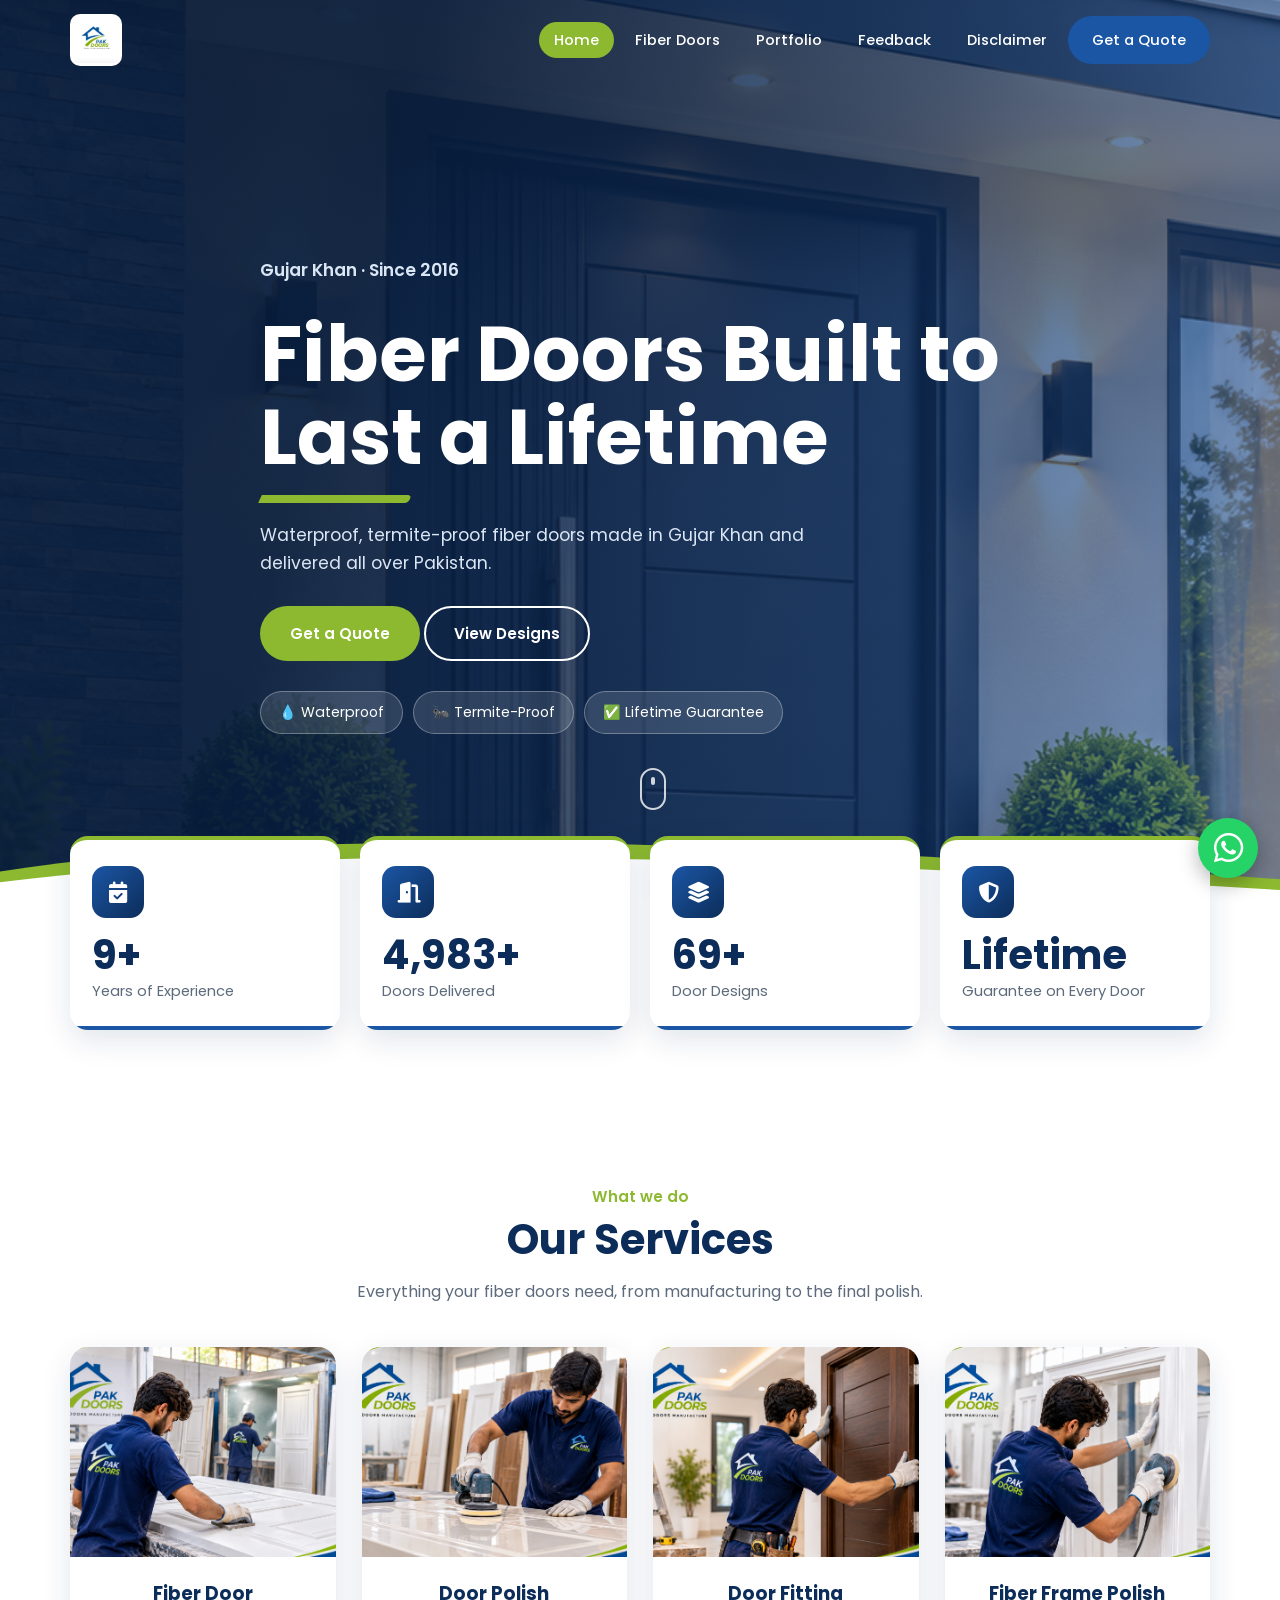
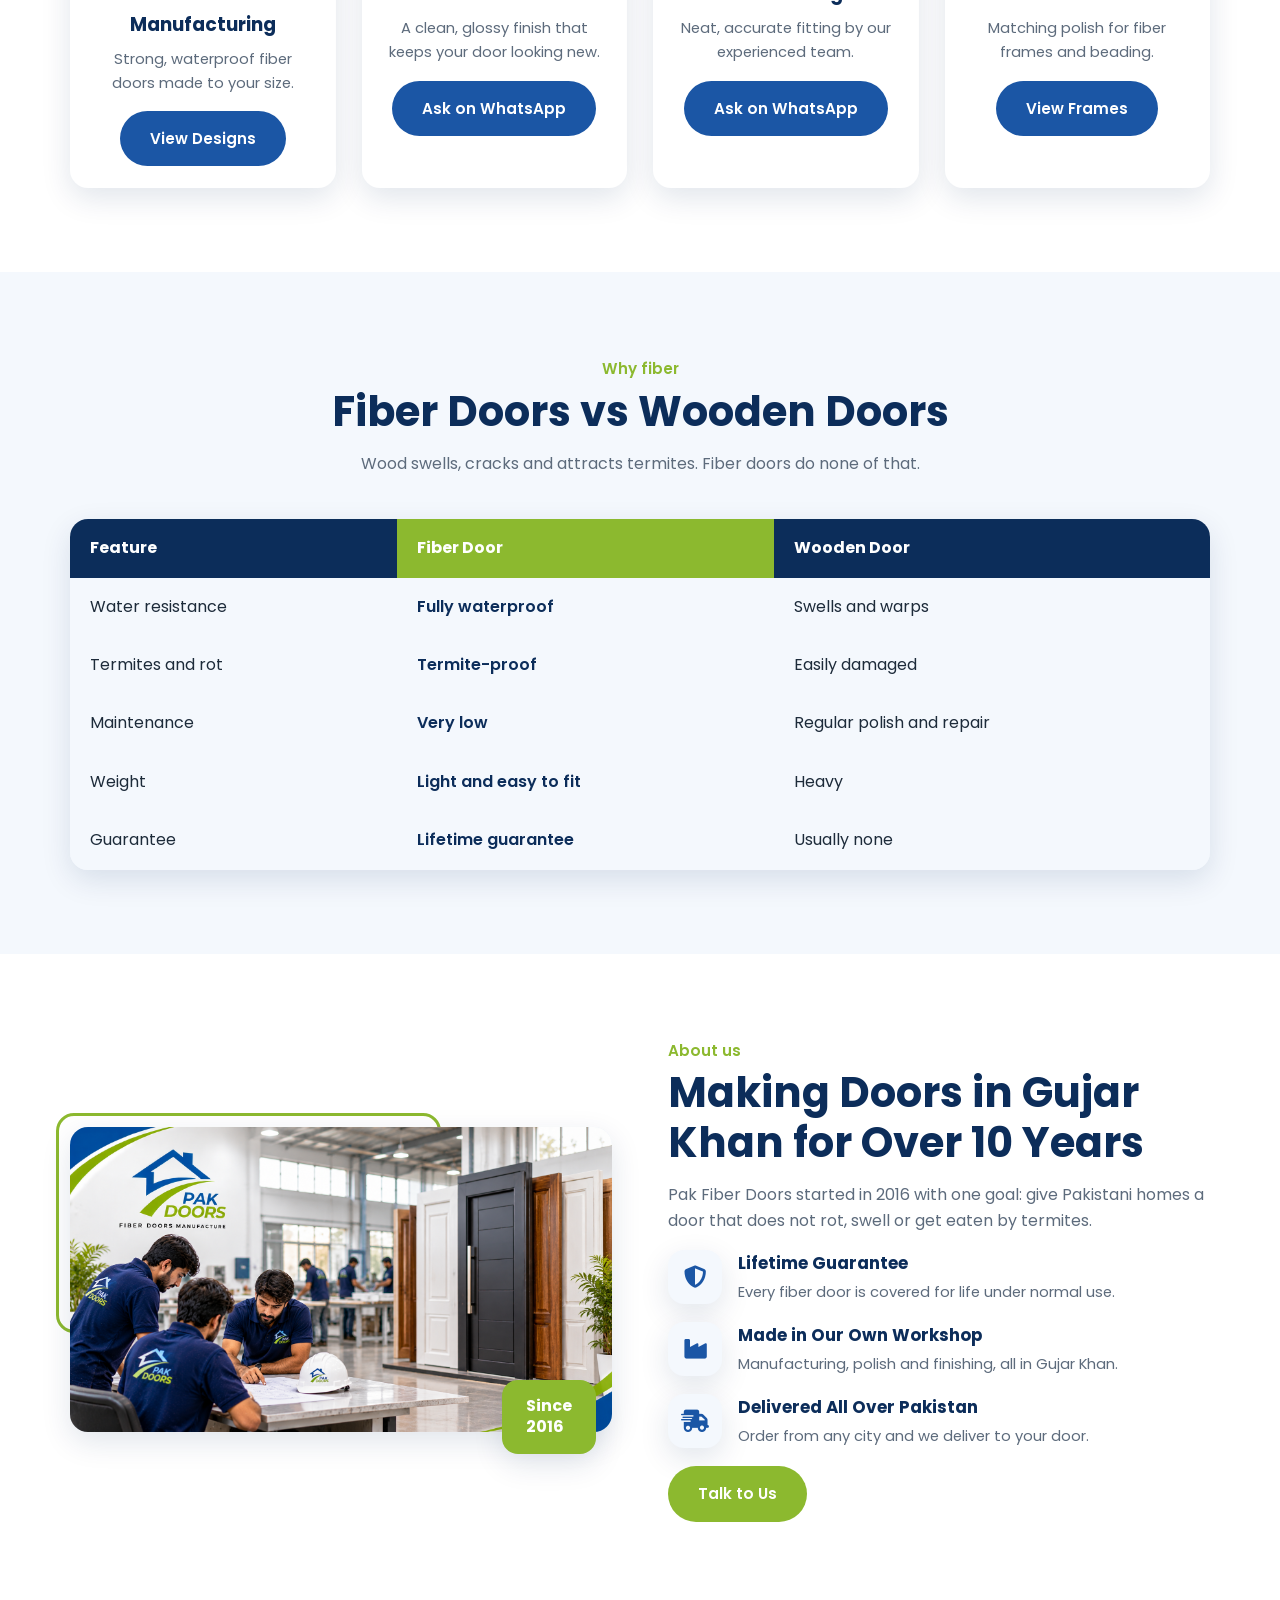
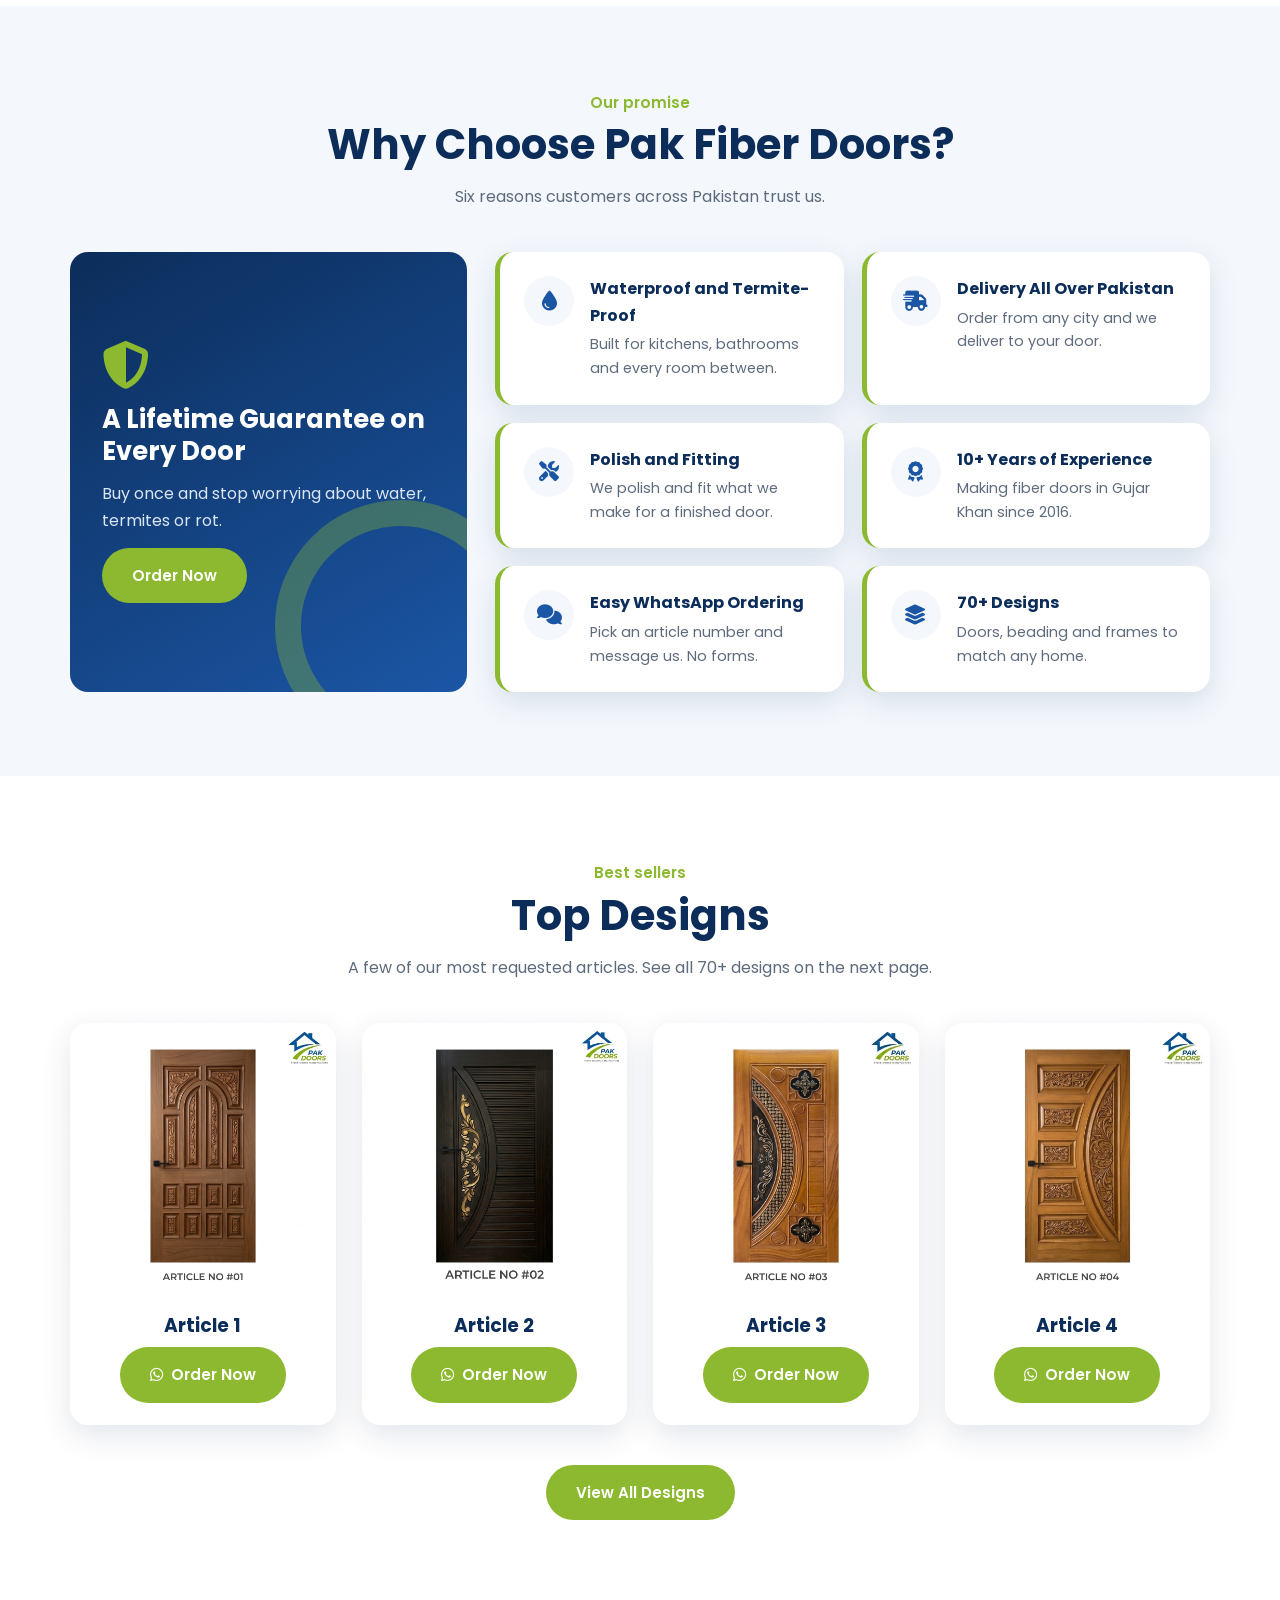
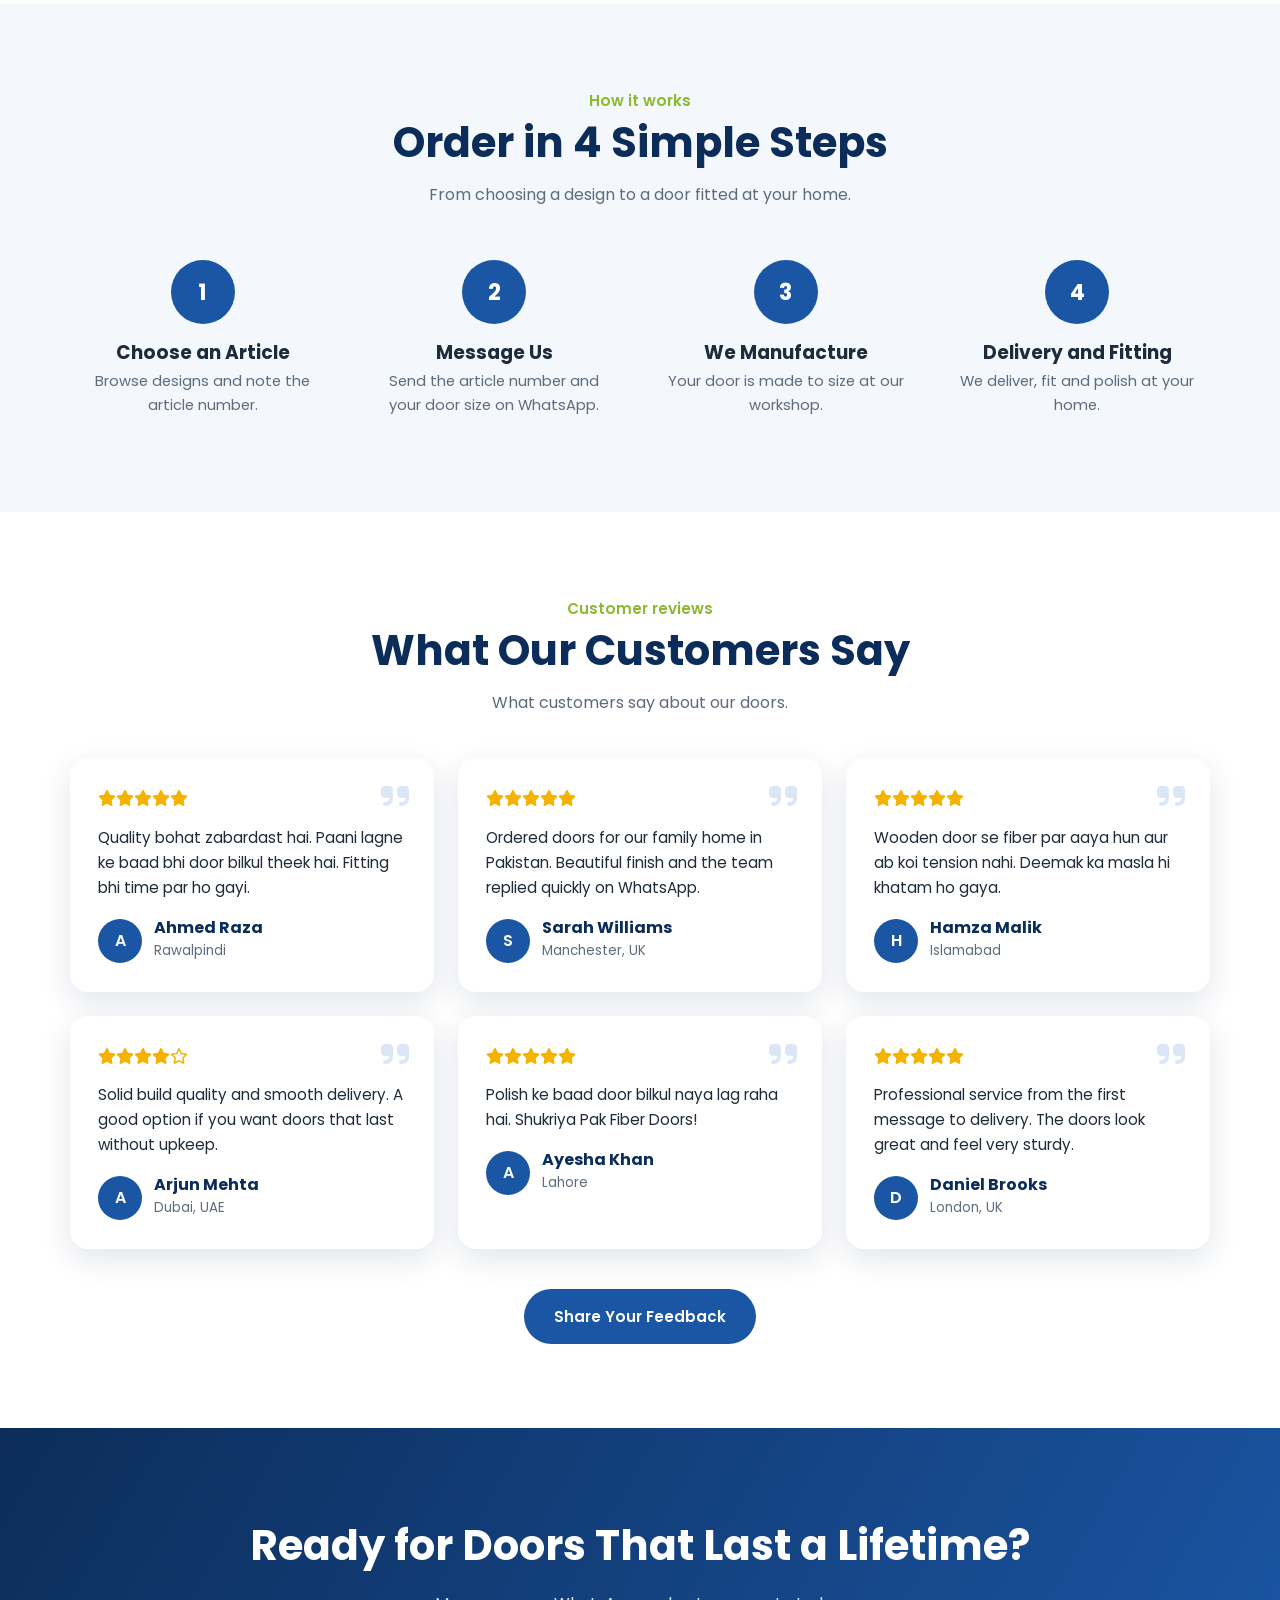
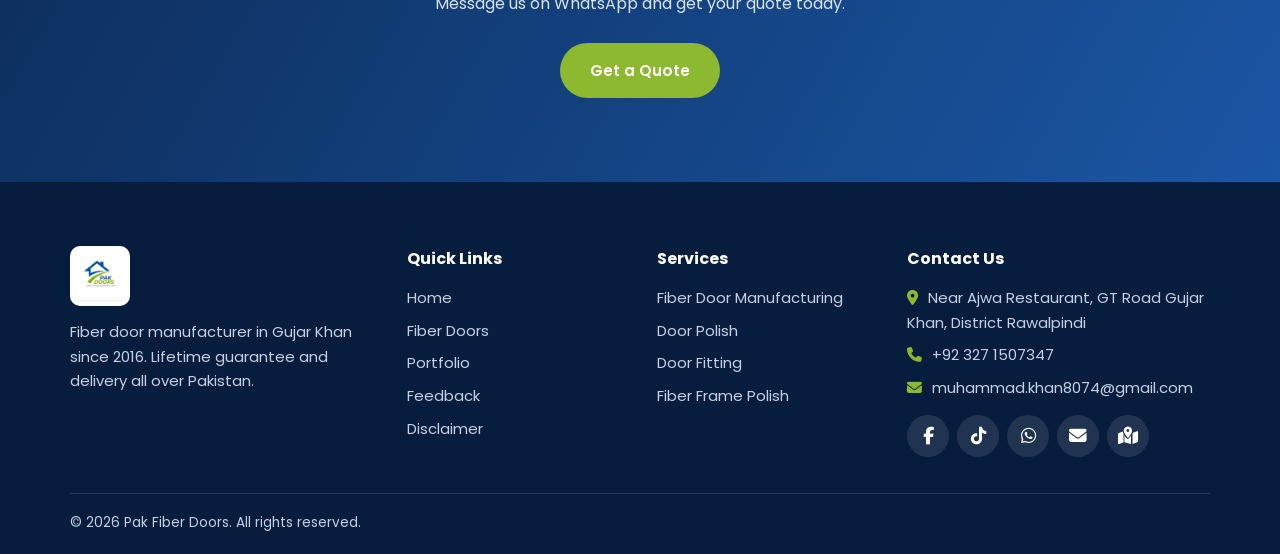
<file: index.html>
<!doctype html>
<html lang="en">
  <head>
    <meta charset="UTF-8" />
    <meta name="viewport" content="width=device-width,initial-scale=1" />
    <title>Pak Fiber Doors | Fiber Door Manufacturer in Gujar Khan, Rawalpindi</title>
    <meta
      name="description"
      content="Pak Fiber Doors makes waterproof, termite-proof fiber doors in Gujar Khan since 2016. Lifetime guarantee, door polish, fitting and delivery all over Pakistan."
    />
    <meta
      name="keywords"
      content="fiber doors Gujar Khan, fiber door manufacturer Pakistan, fiber doors Rawalpindi, waterproof doors, door polish, door fitting"
    />
    <meta name="theme-color" content="#1b56a5" />
    <link rel="canonical" href="https://pakfiberdoors.com/" />
    <link rel="icon" href="logo.png" />
    <meta property="og:type" content="website" />
    <meta property="og:title" content="Pak Fiber Doors | Fiber Door Manufacturer in Gujar Khan" />
    <meta
      property="og:description"
      content="Waterproof, termite-proof fiber doors with a lifetime guarantee. Delivery all over Pakistan."
    />
    <meta property="og:url" content="https://pakfiberdoors.com/" />
    <meta property="og:image" content="https://pakfiberdoors.com/heroimage.png" />
    <script type="application/ld+json">
      {
        "@context": "https://schema.org",
        "@type": "LocalBusiness",
        "name": "Pak Fiber Doors",
        "url": "https://pakfiberdoors.com/",
        "logo": "https://pakfiberdoors.com/logo.png",
        "image": "https://pakfiberdoors.com/heroimage.png",
        "telephone": "+923271507347",
        "email": "muhammad.khan8074@gmail.com",
        "foundingDate": "2016",
        "description": "Fiber door manufacturer in Gujar Khan with delivery all over Pakistan.",
        "address": {
          "@type": "PostalAddress",
          "streetAddress": "Near Ajwa Restaurant, GT Road",
          "addressLocality": "Gujar Khan",
          "addressRegion": "Punjab",
          "addressCountry": "PK"
        },
        "areaServed": "Pakistan",
        "hasMap": "https://maps.app.goo.gl/4qoaEpdtwNsGnyup7",
        "sameAs": ["https://www.facebook.com/share/1GywPajAZC/", "https://www.tiktok.com/@pak.fiber.door"]
      }
    </script>
    <link rel="preconnect" href="https://fonts.googleapis.com" />
    <link rel="preconnect" href="https://fonts.gstatic.com" crossorigin />
    <link
      href="https://fonts.googleapis.com/css2?family=Poppins:wght@400;500;600;700&display=swap"
      rel="stylesheet"
    />
    <link rel="stylesheet" href="https://cdnjs.cloudflare.com/ajax/libs/font-awesome/6.5.0/css/all.min.css" />
    <link rel="stylesheet" href="style.css" />
  </head>
  <body data-p="home">
    <!-- =====================================
     NAVBAR (built by script.js)
===================================== -->
    <header id="nav"></header>
    <main>
      <!-- =====================================
     HERO SECTION
===================================== -->
      <section class="hero">
        <div class="w hc">
          <p class="tag up">Gujar Khan · Since 2016</p>
          <h1 class="up" style="--d: 0.15s">Fiber Doors Built to Last a Lifetime</h1>
          <p class="up" style="--d: 0.3s">
            Waterproof, termite-proof fiber doors made in Gujar Khan and delivered all over Pakistan.
          </p>
          <div class="up" style="--d: 0.45s">
            <a class="btn b-g" data-wa="Hi! I want a quote from Pak Fiber Doors.">Get a Quote</a>
            <a class="btn b-o" href="fiber-doors.html">View Designs</a>
          </div>
          <div class="chs up" style="--d: 0.6s">
            <span class="ch">💧 Waterproof</span>
            <span class="ch">🐜 Termite-Proof</span>
            <span class="ch">✅ Lifetime Guarantee</span>
          </div>
        </div>
        <div class="sd"></div>
        <div class="sw">
          <svg viewBox="0 0 1440 90" preserveAspectRatio="none" width="100%" height="70">
            <path fill="#8cb92f" d="M0 90V52C320 -4 760 6 1440 62V90Z" />
            <path fill="#fff" d="M0 90V66C340 18 780 26 1440 76V90Z" />
          </svg>
        </div>
      </section>
      <!-- =====================================
     STATS (floating cards, counters animate on scroll)
===================================== -->
      <section class="st">
        <div class="w sg">
          <div class="stc rv">
            <i class="fa-solid fa-calendar-check"></i>
            <b data-c="10" data-s="+">0</b>
            <span>Years of Experience</span>
          </div>
          <div class="stc rv" style="--d: 0.12s">
            <i class="fa-solid fa-door-open"></i>
            <b data-c="5000" data-s="+">0</b>
            <span>Doors Delivered</span>
          </div>
          <div class="stc rv" style="--d: 0.24s">
            <i class="fa-solid fa-layer-group"></i>
            <b data-c="70" data-s="+">0</b>
            <span>Door Designs</span>
          </div>
          <div class="stc rv" style="--d: 0.36s">
            <i class="fa-solid fa-shield-halved"></i>
            <b>Lifetime</b>
            <span>Guarantee on Every Door</span>
          </div>
        </div>
      </section>
      <!-- =====================================
     SERVICES (4 cards)
===================================== -->
      <section id="services">
        <div class="w ctr">
          <span class="tag rv">What we do</span>
          <h2 class="t rv">Our Services</h2>
          <p class="rv">Everything your fiber doors need, from manufacturing to the final polish.</p>
          <div class="g4">
            <div class="cd rv">
              <div class="iw"><div style="background: url(card1.png) center/cover"></div></div>
              <div class="tx">
                <h3>Fiber Door Manufacturing</h3>
                <p>Strong, waterproof fiber doors made to your size.</p>
                <a class="btn b-b" href="fiber-doors.html">View Designs</a>
              </div>
            </div>
            <div class="cd rv" style="--d: 0.12s">
              <div class="iw"><div style="background: url(card2.png) center/cover"></div></div>
              <div class="tx">
                <h3>Door Polish</h3>
                <p>A clean, glossy finish that keeps your door looking new.</p>
                <a class="btn b-b" data-wa="Hi! I want to know about the door polish service.">
                  Ask on WhatsApp
                </a>
              </div>
            </div>
            <div class="cd rv" style="--d: 0.24s">
              <div class="iw"><div style="background: url(card3.png) center/cover"></div></div>
              <div class="tx">
                <h3>Door Fitting</h3>
                <p>Neat, accurate fitting by our experienced team.</p>
                <a class="btn b-b" data-wa="Hi! I want to know about the door fitting service.">
                  Ask on WhatsApp
                </a>
              </div>
            </div>
            <div class="cd rv" style="--d: 0.36s">
              <div class="iw"><div style="background: url(card4.png) center/cover"></div></div>
              <div class="tx">
                <h3>Fiber Frame Polish</h3>
                <p>Matching polish for fiber frames and beading.</p>
                <a class="btn b-b" href="fiber-doors.html#frame">View Frames</a>
              </div>
            </div>
          </div>
        </div>
      </section>
      <!-- =====================================
     FIBER vs WOOD COMPARISON
===================================== -->
      <section class="alt">
        <div class="w ctr">
          <span class="tag rv">Why fiber</span>
          <h2 class="t rv">Fiber Doors vs Wooden Doors</h2>
          <p class="rv">Wood swells, cracks and attracts termites. Fiber doors do none of that.</p>
          <div class="tw rv">
            <table>
              <tr>
                <th>Feature</th>
                <th class="f">Fiber Door</th>
                <th>Wooden Door</th>
              </tr>
              <tr>
                <td>Water resistance</td>
                <td class="f">Fully waterproof</td>
                <td>Swells and warps</td>
              </tr>
              <tr>
                <td>Termites and rot</td>
                <td class="f">Termite-proof</td>
                <td>Easily damaged</td>
              </tr>
              <tr>
                <td>Maintenance</td>
                <td class="f">Very low</td>
                <td>Regular polish and repair</td>
              </tr>
              <tr>
                <td>Weight</td>
                <td class="f">Light and easy to fit</td>
                <td>Heavy</td>
              </tr>
              <tr>
                <td>Guarantee</td>
                <td class="f">Lifetime guarantee</td>
                <td>Usually none</td>
              </tr>
            </table>
          </div>
        </div>
      </section>
      <!-- =====================================
     ABOUT US (16:9 image + 3 icon points)
===================================== -->
      <section>
        <div class="w ab">
          <div class="pic rv l">
            <div>
              <img
                src="about.png"
                alt="Pak Fiber Doors workshop in Gujar Khan"
                loading="lazy"
                onerror="this.style.display = 'none'"
              />
            </div>
            <span class="bdg">
              Since
              <br />
              2016
            </span>
          </div>
          <div class="rv r">
            <span class="tag">About us</span>
            <h2 class="t">Making Doors in Gujar Khan for Over 10 Years</h2>
            <p>
              Pak Fiber Doors started in 2016 with one goal: give Pakistani homes a door that does not rot,
              swell or get eaten by termites.
            </p>
            <div class="ai">
              <i class="fa-solid fa-shield-halved"></i>
              <div>
                <h3>Lifetime Guarantee</h3>
                <p>Every fiber door is covered for life under normal use.</p>
              </div>
            </div>
            <div class="ai">
              <i class="fa-solid fa-industry"></i>
              <div>
                <h3>Made in Our Own Workshop</h3>
                <p>Manufacturing, polish and finishing, all in Gujar Khan.</p>
              </div>
            </div>
            <div class="ai">
              <i class="fa-solid fa-truck-fast"></i>
              <div>
                <h3>Delivered All Over Pakistan</h3>
                <p>Order from any city and we deliver to your door.</p>
              </div>
            </div>
            <a class="btn b-g" data-wa="Hi! I want to know more about Pak Fiber Doors.">Talk to Us</a>
          </div>
        </div>
      </section>
      <!-- =====================================
     WHY CHOOSE US (highlight panel + 6 points)
===================================== -->
      <section class="alt">
        <div class="w ctr">
          <span class="tag rv">Our promise</span>
          <h2 class="t rv">Why Choose Pak Fiber Doors?</h2>
          <p class="rv">Six reasons customers across Pakistan trust us.</p>
          <div class="wy">
            <div class="wp rv l">
              <i class="fa-solid fa-shield-halved"></i>
              <h3>A Lifetime Guarantee on Every Door</h3>
              <p>Buy once and stop worrying about water, termites or rot.</p>
              <a
                class="btn b-g"
                data-wa="Hi! I want a quote from Pak Fiber Doors."
                style="align-self: flex-start"
              >
                Order Now
              </a>
            </div>
            <div class="wl">
              <div class="cd wi rv">
                <i class="fa-solid fa-droplet"></i>
                <div>
                  <h3>Waterproof and Termite-Proof</h3>
                  <p>Built for kitchens, bathrooms and every room between.</p>
                </div>
              </div>
              <div class="cd wi rv" style="--d: 0.1s">
                <i class="fa-solid fa-truck-fast"></i>
                <div>
                  <h3>Delivery All Over Pakistan</h3>
                  <p>Order from any city and we deliver to your door.</p>
                </div>
              </div>
              <div class="cd wi rv" style="--d: 0.2s">
                <i class="fa-solid fa-screwdriver-wrench"></i>
                <div>
                  <h3>Polish and Fitting</h3>
                  <p>We polish and fit what we make for a finished door.</p>
                </div>
              </div>
              <div class="cd wi rv" style="--d: 0.3s">
                <i class="fa-solid fa-award"></i>
                <div>
                  <h3>10+ Years of Experience</h3>
                  <p>Making fiber doors in Gujar Khan since 2016.</p>
                </div>
              </div>
              <div class="cd wi rv" style="--d: 0.4s">
                <i class="fa-solid fa-comments"></i>
                <div>
                  <h3>Easy WhatsApp Ordering</h3>
                  <p>Pick an article number and message us. No forms.</p>
                </div>
              </div>
              <div class="cd wi rv" style="--d: 0.5s">
                <i class="fa-solid fa-layer-group"></i>
                <div>
                  <h3>70+ Designs</h3>
                  <p>Doors, beading and frames to match any home.</p>
                </div>
              </div>
            </div>
          </div>
        </div>
      </section>
      <!-- =====================================
     TOP DESIGNS (cards filled by the script at the bottom)
===================================== -->
      <section>
        <div class="w ctr">
          <span class="tag rv">Best sellers</span>
          <h2 class="t rv">Top Designs</h2>
          <p class="rv">A few of our most requested articles. See all 70+ designs on the next page.</p>
          <div class="g4" id="top"></div>
          <div class="rv" style="margin-top: 40px">
            <a class="btn b-g" href="fiber-doors.html">View All Designs</a>
          </div>
        </div>
      </section>
      <!-- =====================================
     HOW IT WORKS (4 steps)
===================================== -->
      <section class="alt">
        <div class="w ctr">
          <span class="tag rv">How it works</span>
          <h2 class="t rv">Order in 4 Simple Steps</h2>
          <p class="rv">From choosing a design to a door fitted at your home.</p>
          <div class="g4">
            <div class="stp rv">
              <i>1</i>
              <h3>Choose an Article</h3>
              <p>Browse designs and note the article number.</p>
            </div>
            <div class="stp rv" style="--d: 0.15s">
              <i>2</i>
              <h3>Message Us</h3>
              <p>Send the article number and your door size on WhatsApp.</p>
            </div>
            <div class="stp rv" style="--d: 0.3s">
              <i>3</i>
              <h3>We Manufacture</h3>
              <p>Your door is made to size at our workshop.</p>
            </div>
            <div class="stp rv" style="--d: 0.45s">
              <i>4</i>
              <h3>Delivery and Fitting</h3>
              <p>We deliver, fit and polish at your home.</p>
            </div>
          </div>
        </div>
      </section>
      <!-- =====================================
     CUSTOMER REVIEWS (data in reviews.js)
===================================== -->
      <section>
        <div class="w ctr">
          <span class="tag rv">Customer reviews</span>
          <h2 class="t rv">What Our Customers Say</h2>
          <p class="rv">What customers say about our doors.</p>
          <div class="rg" id="rv"></div>
          <a class="btn b-b rv" href="feedback.html" style="margin-top: 40px">Share Your Feedback</a>
        </div>
      </section>
      <!-- =====================================
     CALL TO ACTION BANNER
===================================== -->
      <section class="cta">
        <div class="w">
          <h2 class="rv">Ready for Doors That Last a Lifetime?</h2>
          <p class="rv">Message us on WhatsApp and get your quote today.</p>
          <a class="btn b-g rv" data-wa="Hi! I want a quote from Pak Fiber Doors.">Get a Quote</a>
        </div>
      </section>
    </main>
    <!-- =====================================
     FOOTER (built by script.js)
===================================== -->
    <footer class="ft" id="foot"></footer>
    <script src="reviews.js"></script>
    <script src="script.js"></script>
    <!-- =====================================
     PAGE SCRIPT — top designs + reviews
===================================== -->
    <script>
      // ===== TOP DESIGNS: change the numbers to feature other articles =====
      const TOP = [1, 2, 3, 4];
      $("#top").innerHTML = TOP.map(
        (i) => `
  <div class="cd rv" style="--d:${i * 0.1}s">
    <div class="iw sq"><img src="article${i}.png" alt="Fiber door Article ${i} - Pak Fiber Doors" loading="lazy" onerror="this.style.opacity=0"></div>
    <div class="tx">
      <h3>Article ${i}</h3>
      <a class="btn b-g" target="_blank" rel="noopener" href="${L("Hi! I want to buy Article " + i + ".")}"><i class="fa-brands fa-whatsapp"></i> Order Now</a>
    </div>
  </div>`,
      ).join("");
      $$("#top .rv").forEach((e) => io.observe(e));

      // ===== REVIEWS: data is in reviews.js =====
      $("#rv").innerHTML = HOME_REVIEWS.map(RC).join("");
      $$("#rv .rv").forEach((e) => io.observe(e));
    </script>
  </body>
</html>
</file>
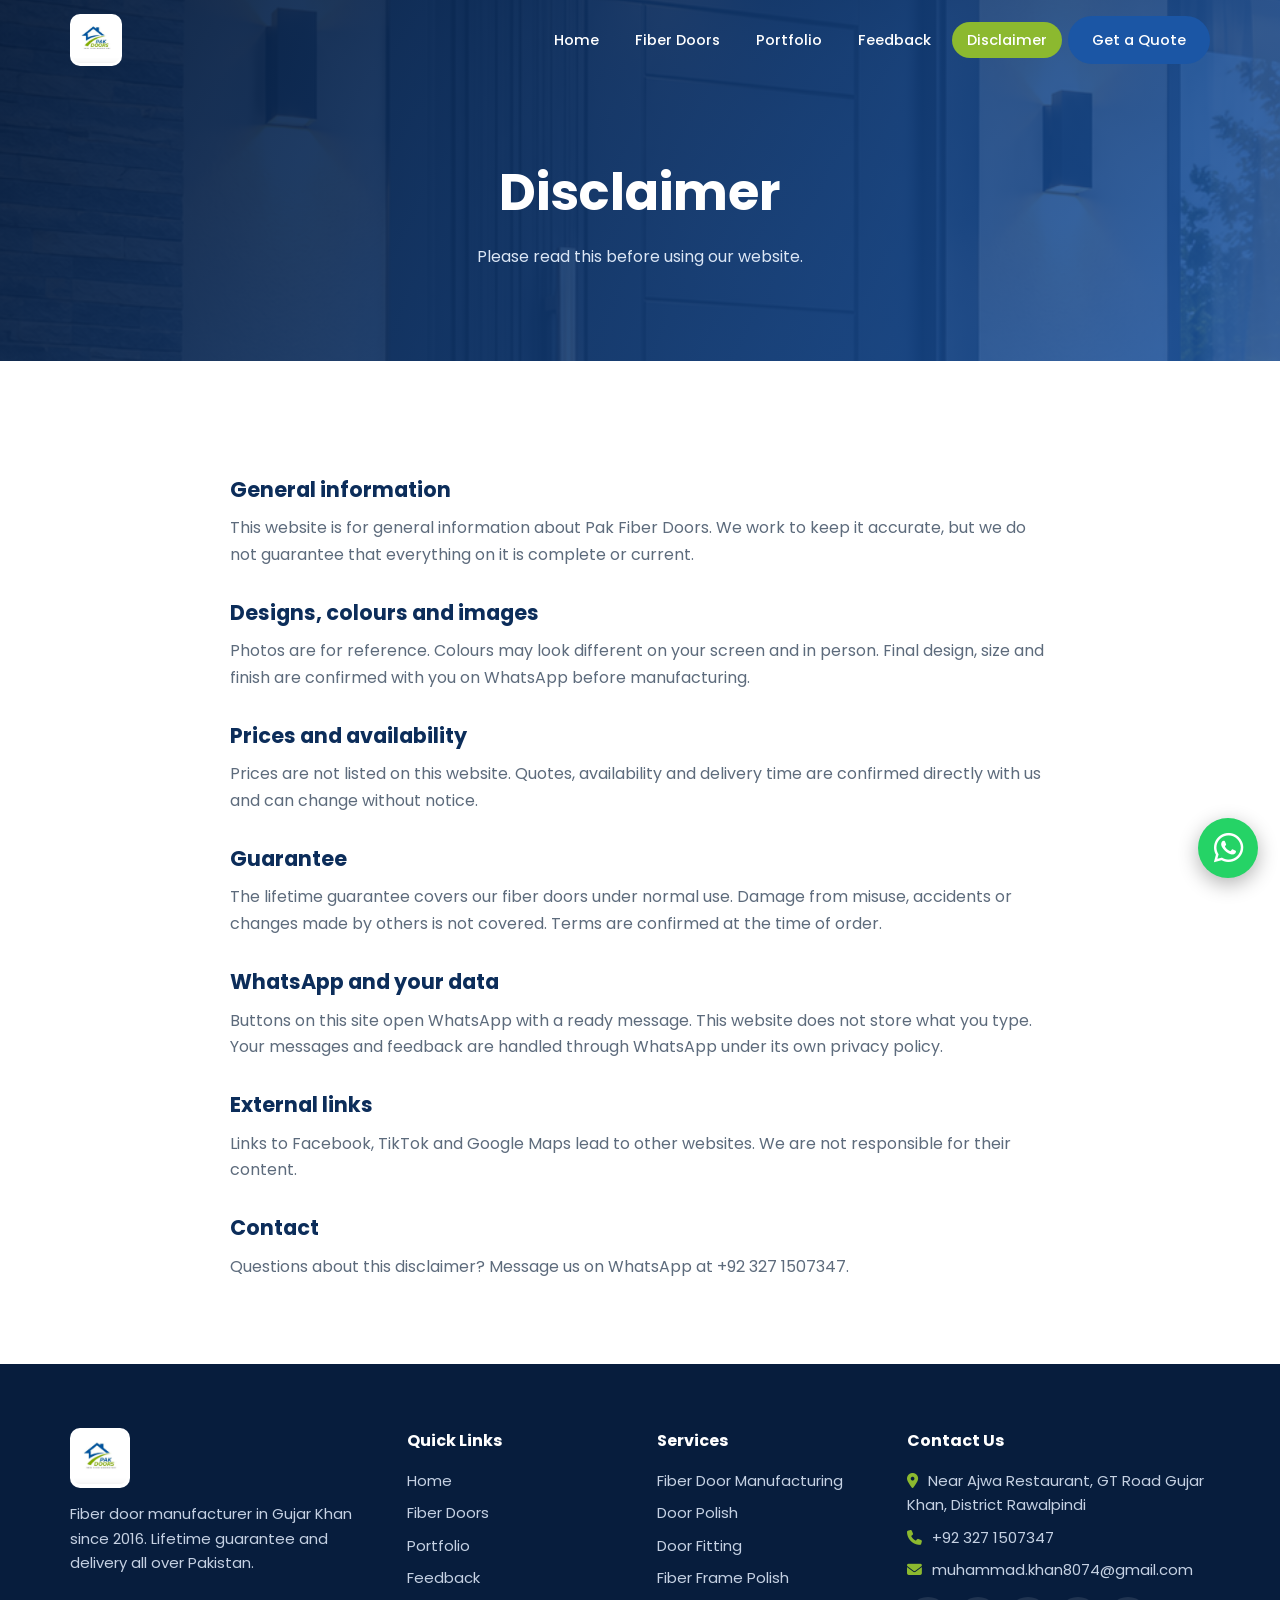
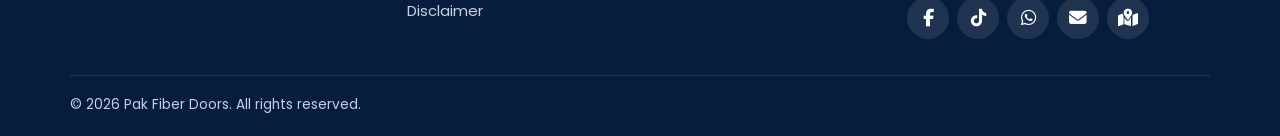
<file: disclaimer.html>
<!doctype html>
<html lang="en">
  <head>
    <meta charset="UTF-8" />
    <meta name="viewport" content="width=device-width,initial-scale=1" />
    <title>Disclaimer | Pak Fiber Doors</title>
    <meta
      name="description"
      content="Read the website disclaimer for Pak Fiber Doors, Gujar Khan, Pakistan."
    />
    <meta name="theme-color" content="#1b56a5" />
    <link rel="canonical" href="https://pakfiberdoors.com/disclaimer.html" />
    <link rel="icon" href="logo.png" />
    <link rel="preconnect" href="https://fonts.googleapis.com" />
    <link rel="preconnect" href="https://fonts.gstatic.com" crossorigin />
    <link
      href="https://fonts.googleapis.com/css2?family=Poppins:wght@400;500;600;700&display=swap"
      rel="stylesheet"
    />
    <link rel="stylesheet" href="https://cdnjs.cloudflare.com/ajax/libs/font-awesome/6.5.0/css/all.min.css" />
    <link rel="stylesheet" href="style.css" />
  </head>
  <body data-p="disclaimer">
    <!-- =====================================
     NAVBAR (built by script.js)
===================================== -->
    <header id="nav"></header>
    <main>
      <!-- =====================================
     PAGE BANNER
===================================== -->
      <div class="bn">
        <div class="w">
          <h1 class="up">Disclaimer</h1>
          <p class="up" style="--d: 0.2s">Please read this before using our website.</p>
        </div>
      </div>
      <!-- =====================================
     DISCLAIMER TEXT
===================================== -->
      <section>
        <div class="w leg">
          <h2>General information</h2>
          <p>
            This website is for general information about Pak Fiber Doors. We work to keep it accurate, but we
            do not guarantee that everything on it is complete or current.
          </p>
          <h2>Designs, colours and images</h2>
          <p>
            Photos are for reference. Colours may look different on your screen and in person. Final design,
            size and finish are confirmed with you on WhatsApp before manufacturing.
          </p>
          <h2>Prices and availability</h2>
          <p>
            Prices are not listed on this website. Quotes, availability and delivery time are confirmed
            directly with us and can change without notice.
          </p>
          <h2>Guarantee</h2>
          <p>
            The lifetime guarantee covers our fiber doors under normal use. Damage from misuse, accidents or
            changes made by others is not covered. Terms are confirmed at the time of order.
          </p>
          <h2>WhatsApp and your data</h2>
          <p>
            Buttons on this site open WhatsApp with a ready message. This website does not store what you
            type. Your messages and feedback are handled through WhatsApp under its own privacy policy.
          </p>
          <h2>External links</h2>
          <p>
            Links to Facebook, TikTok and Google Maps lead to other websites. We are not responsible for their
            content.
          </p>
          <h2>Contact</h2>
          <p>Questions about this disclaimer? Message us on WhatsApp at +92 327 1507347.</p>
        </div>
      </section>
    </main>
    <!-- =====================================
     FOOTER (built by script.js)
===================================== -->
    <footer class="ft" id="foot"></footer>
    <script src="script.js"></script>
  </body>
</html>
</file>
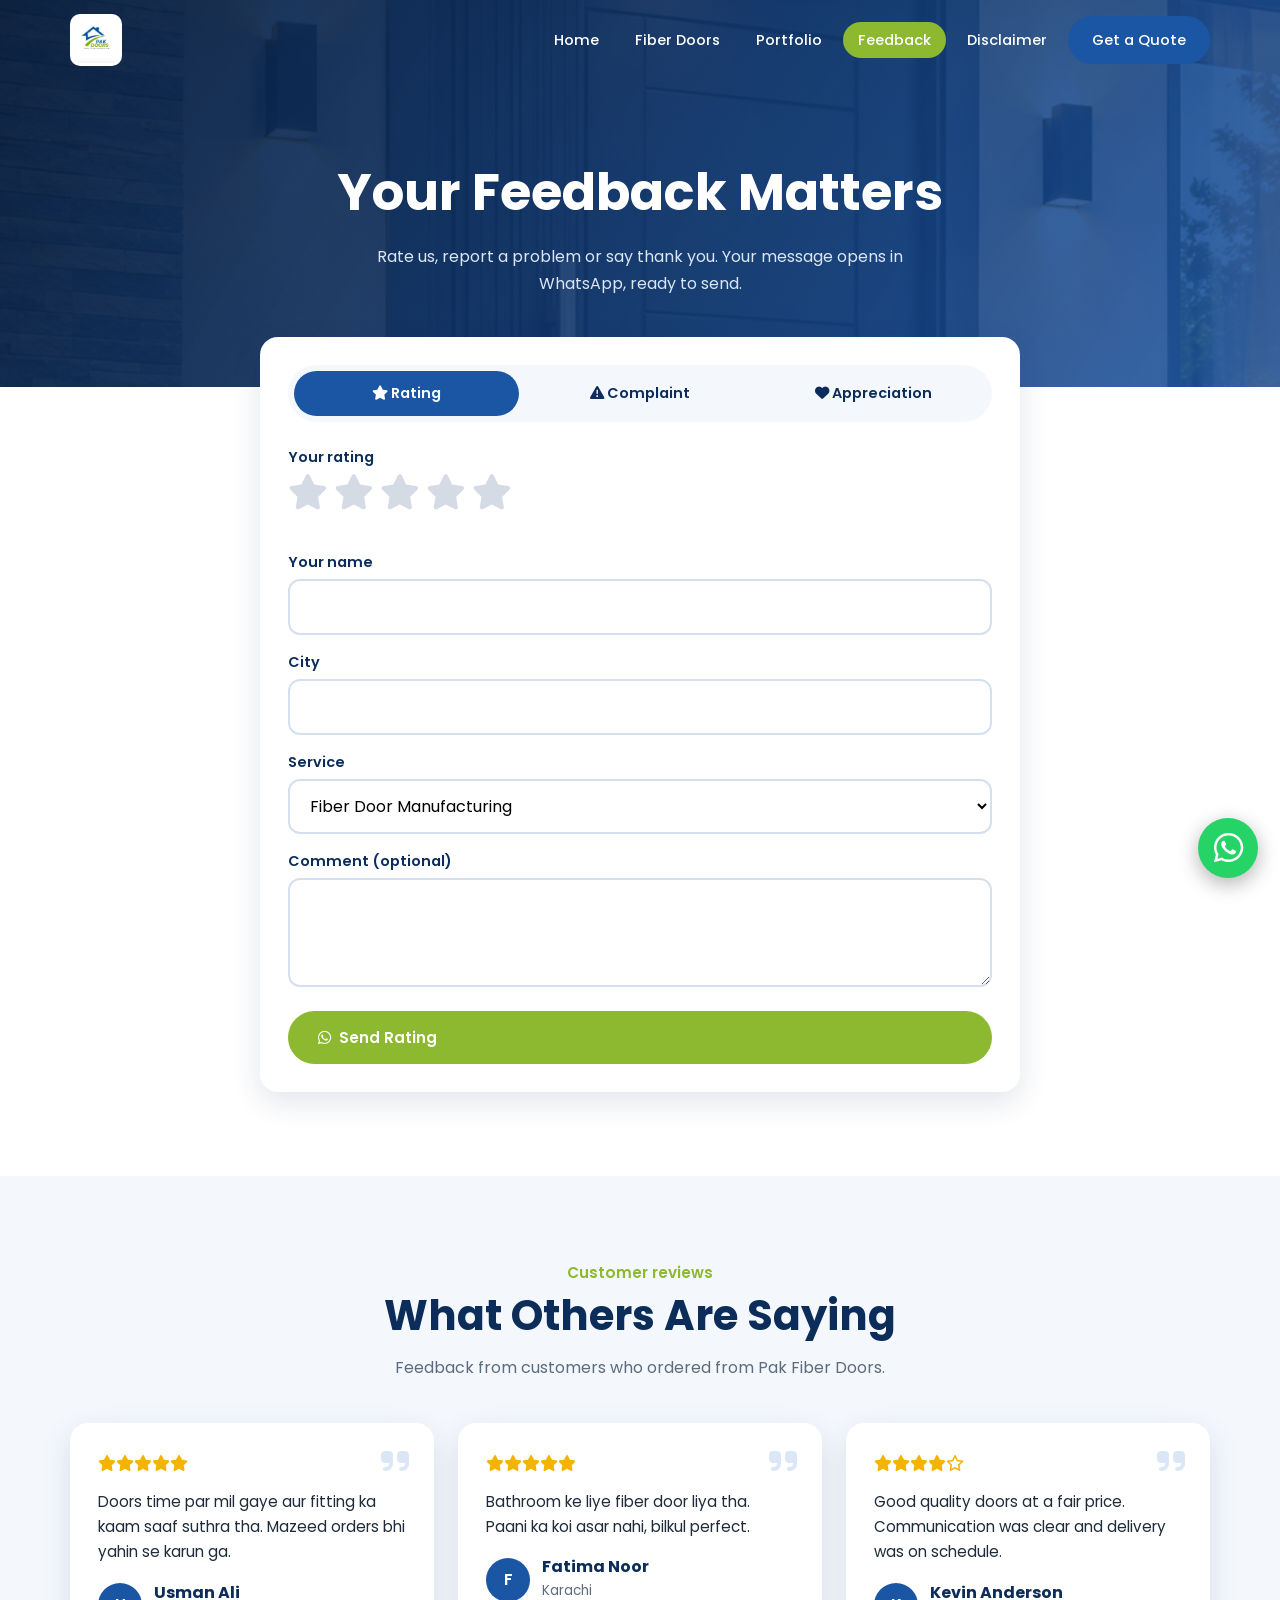
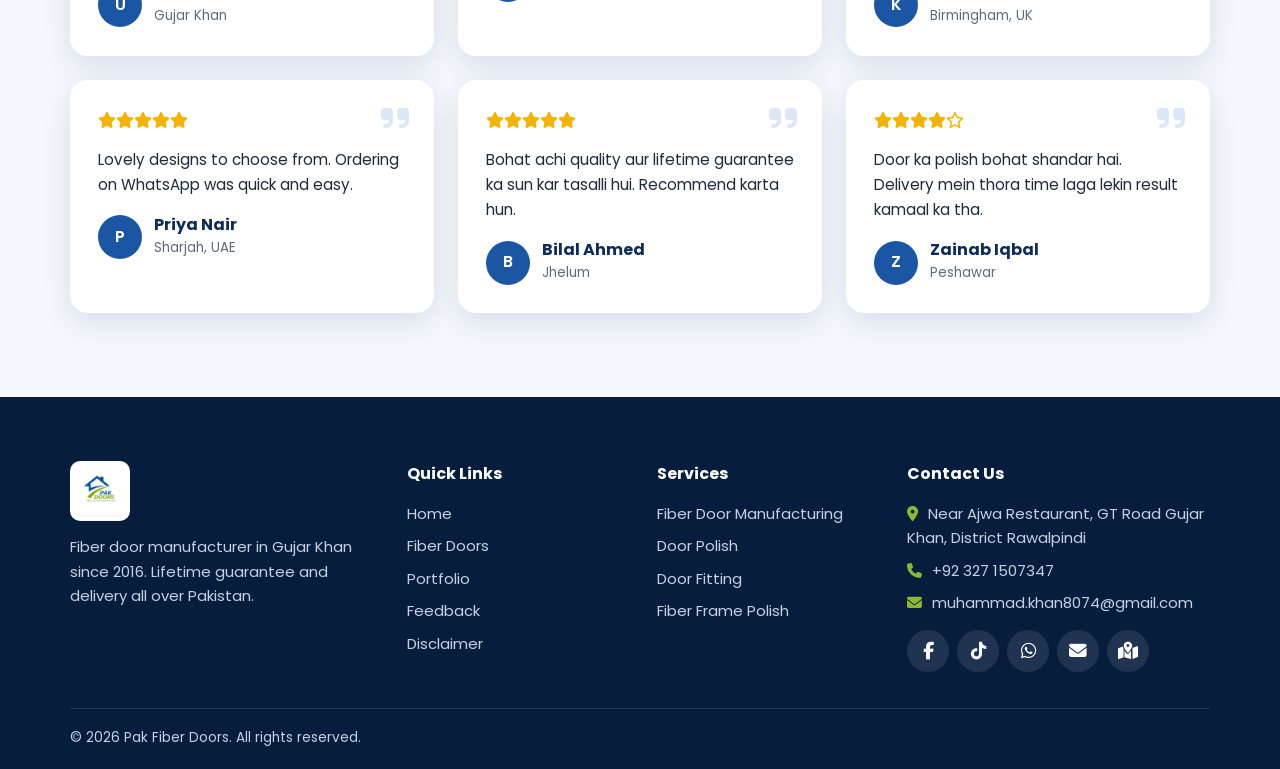
<file: feedback.html>
<!doctype html>
<html lang="en">
  <head>
    <meta charset="UTF-8" />
    <meta name="viewport" content="width=device-width,initial-scale=1" />
    <title>Feedback | Rate, Complain or Appreciate | Pak Fiber Doors</title>
    <meta
      name="description"
      content="Share your rating, complaint or appreciation for Pak Fiber Doors, Gujar Khan. Your message opens in WhatsApp, ready to send."
    />
    <meta name="theme-color" content="#1b56a5" />
    <link rel="canonical" href="https://pakfiberdoors.com/feedback.html" />
    <link rel="icon" href="logo.png" />
    <meta property="og:type" content="website" />
    <meta property="og:title" content="Feedback | Pak Fiber Doors" />
    <meta property="og:description" content="Rate us, report a problem or say thank you." />
    <meta property="og:url" content="https://pakfiberdoors.com/feedback.html" />
    <meta property="og:image" content="https://pakfiberdoors.com/heroimage.png" />
    <link rel="preconnect" href="https://fonts.googleapis.com" />
    <link rel="preconnect" href="https://fonts.gstatic.com" crossorigin />
    <link
      href="https://fonts.googleapis.com/css2?family=Poppins:wght@400;500;600;700&display=swap"
      rel="stylesheet"
    />
    <link rel="stylesheet" href="https://cdnjs.cloudflare.com/ajax/libs/font-awesome/6.5.0/css/all.min.css" />
    <link rel="stylesheet" href="style.css" />
  </head>
  <body data-p="feedback">
    <!-- =====================================
     NAVBAR (built by script.js)
===================================== -->
    <header id="nav"></header>
    <main>
      <!-- =====================================
     PAGE BANNER
===================================== -->
      <div class="bn">
        <div class="w">
          <h1 class="up">Your Feedback Matters</h1>
          <p class="up" style="--d: 0.2s">
            Rate us, report a problem or say thank you. Your message opens in WhatsApp, ready to send.
          </p>
        </div>
      </div>
      <!-- =====================================
     FEEDBACK FORMS (3 tabs, send to WhatsApp)
===================================== -->
      <section style="padding-top: 0">
        <div class="w">
          <div class="fb">
            <div class="tabs">
              <button class="on" data-t="p1">
                <i class="fa-solid fa-star"></i>
                Rating
              </button>
              <button data-t="p2">
                <i class="fa-solid fa-triangle-exclamation"></i>
                Complaint
              </button>
              <button data-t="p3">
                <i class="fa-solid fa-heart"></i>
                Appreciation
              </button>
            </div>
            <form class="fp on" id="p1" novalidate data-h="⭐ *RATING* — Pak Fiber Doors">
              <div class="fr">
                <div>
                  <label>Your rating</label>
                  <div class="stz" id="stz">
                    <i class="fa-solid fa-star"></i>
                    <i class="fa-solid fa-star"></i>
                    <i class="fa-solid fa-star"></i>
                    <i class="fa-solid fa-star"></i>
                    <i class="fa-solid fa-star"></i>
                  </div>
                  <p class="rl" id="rl"></p>
                  <span class="er" id="rer">Please choose a star rating.</span>
                </div>
                <div>
                  <label for="a1">Your name</label>
                  <input id="a1" name="Name" required maxlength="50" autocomplete="name" />
                  <span class="er">Please enter your name.</span>
                </div>
                <div>
                  <label for="a2">City</label>
                  <input id="a2" name="City" maxlength="40" />
                </div>
                <div>
                  <label for="a3">Service</label>
                  <select id="a3" name="Service">
                    <option>Fiber Door Manufacturing</option>
                    <option>Door Polish</option>
                    <option>Door Fitting</option>
                    <option>Fiber Frame Polish</option>
                  </select>
                </div>
                <div>
                  <label for="a4">Comment (optional)</label>
                  <textarea id="a4" name="Comment" rows="3" maxlength="400"></textarea>
                </div>
                <button class="btn b-g" type="submit">
                  <i class="fa-brands fa-whatsapp"></i>
                  Send Rating
                </button>
              </div>
            </form>
            <form class="fp" id="p2" novalidate data-h="⚠️ *COMPLAINT* — Pak Fiber Doors">
              <div class="fr">
                <div>
                  <label for="b1">Your name</label>
                  <input id="b1" name="Name" required maxlength="50" autocomplete="name" />
                  <span class="er">Please enter your name.</span>
                </div>
                <div>
                  <label for="b2">Phone number</label>
                  <input id="b2" name="Phone" type="tel" required maxlength="20" autocomplete="tel" />
                  <span class="er">Please enter a valid phone number.</span>
                </div>
                <div>
                  <label for="b3">City</label>
                  <input id="b3" name="City" maxlength="40" />
                </div>
                <div>
                  <label for="b4">Issue type</label>
                  <select id="b4" name="Issue">
                    <option>Door Quality</option>
                    <option>Installation</option>
                    <option>Delivery Delay</option>
                    <option>Polish</option>
                    <option>Other</option>
                  </select>
                </div>
                <div>
                  <label for="b5">Article number (if any)</label>
                  <input id="b5" name="Article" maxlength="30" placeholder="e.g. Article 12" />
                </div>
                <div>
                  <label for="b6">Details</label>
                  <textarea id="b6" name="Details" rows="4" maxlength="600" required></textarea>
                  <span class="er">Please describe the problem.</span>
                </div>
                <button class="btn b-g" type="submit">
                  <i class="fa-brands fa-whatsapp"></i>
                  Send Complaint
                </button>
              </div>
            </form>
            <form class="fp" id="p3" novalidate data-h="❤️ *APPRECIATION* — Pak Fiber Doors">
              <div class="fr">
                <div>
                  <label for="c1">Your name</label>
                  <input id="c1" name="Name" required maxlength="50" autocomplete="name" />
                  <span class="er">Please enter your name.</span>
                </div>
                <div>
                  <label for="c2">City</label>
                  <input id="c2" name="City" maxlength="40" />
                </div>
                <div>
                  <label for="c3">Service</label>
                  <select id="c3" name="Service">
                    <option>Fiber Door Manufacturing</option>
                    <option>Door Polish</option>
                    <option>Door Fitting</option>
                    <option>Fiber Frame Polish</option>
                  </select>
                </div>
                <div>
                  <label for="c4">Your message</label>
                  <textarea id="c4" name="Message" rows="4" maxlength="500" required></textarea>
                  <span class="er">Please write a short message.</span>
                </div>
                <button class="btn b-g" type="submit">
                  <i class="fa-brands fa-whatsapp"></i>
                  Send Appreciation
                </button>
              </div>
            </form>
            <div class="ok" id="ok">
              <i class="fa-solid fa-circle-check"></i>
              <h3>Thank you!</h3>
              <p>WhatsApp opened with your message. Tap Send there to finish.</p>
              <button class="btn b-b" id="again" type="button">Send another</button>
            </div>
          </div>
        </div>
      </section>
      <!-- =====================================
     REVIEWS WALL (data in reviews.js)
===================================== -->
      <section class="alt">
        <div class="w ctr">
          <span class="tag rv">Customer reviews</span>
          <h2 class="t rv">What Others Are Saying</h2>
          <p class="rv">Feedback from customers who ordered from Pak Fiber Doors.</p>
          <div class="rg" id="fr"></div>
        </div>
      </section>
    </main>
    <!-- =====================================
     FOOTER (built by script.js)
===================================== -->
    <footer class="ft" id="foot"></footer>
    <script src="reviews.js"></script>
    <script src="script.js"></script>
    <script>
      // ===== TABS =====
      const tabs = $$(".tabs button"),
        panels = $$(".fp");
      tabs.forEach(
        (b) =>
          (b.onclick = () => {
            tabs.forEach((x) => x.classList.toggle("on", x == b));
            panels.forEach((p) => p.classList.toggle("on", p.id == b.dataset.t));
          }),
      );

      // ===== STAR RATING =====
      const LABELS = ["", "Very poor", "Poor", "Okay", "Good", "Excellent"];
      const stars = $$("#stz i");
      let rate = 0;
      const paint = (n) => {
        stars.forEach((s, k) => s.classList.toggle("on", k < n));
        $("#rl").textContent = n ? n + "/5 - " + LABELS[n] : "";
      };
      stars.forEach((s, k) => {
        s.onclick = () => {
          rate = k + 1;
          paint(rate);
          $("#rer").style.display = "none";
        };
        s.onmouseenter = () => paint(k + 1);
        s.onmouseleave = () => paint(rate);
      });

      // ===== SUBMIT — checks required fields, then opens WhatsApp with the message =====
      panels.forEach((form) => {
        form.onsubmit = (e) => {
          e.preventDefault();
          let ok = true;
          form.querySelectorAll("[required]").forEach((f) => {
            let bad = !f.value.trim();
            if (f.type == "tel" && f.value.replace(/\D/g, "").length < 10) bad = true;
            f.classList.toggle("bad", bad);
            f.nextElementSibling.style.display = bad ? "block" : "none";
            if (bad) ok = false;
          });
          if (form.id == "p1" && !rate) {
            $("#rer").style.display = "block";
            ok = false;
          }
          if (!ok) return;

          // Build the WhatsApp message from every field that has a name="" attribute
          const lines = [...form.querySelectorAll("[name]")].map(
            (f) => `*${f.name}:* ${f.value.trim() || "-"}`,
          );
          if (form.id == "p1") lines.unshift(`*Rating:* ${rate}/5 (${LABELS[rate]})`);
          const msg = `${form.dataset.h}\n\n${lines.join("\n")}\n\n_Sent from pakfiberdoors.com_`;
          window.open(L(msg), "_blank", "noopener");

          // Show the thank-you box
          $(".tabs").style.display = "none";
          panels.forEach((p) => p.classList.remove("on"));
          $("#ok").classList.add("s");
        };
      });
      $("#again").onclick = () => {
        panels.forEach((p) => p.reset());
        rate = 0;
        paint(0);
        $("#ok").classList.remove("s");
        $(".tabs").style.display = "";
        tabs[0].click();
      };

      // ===== REVIEWS WALL (data in reviews.js) =====
      $("#fr").innerHTML = FEEDBACK_REVIEWS.map(RC).join("");
      $$("#fr .rv").forEach((e) => io.observe(e));
    </script>
  </body>
</html>
</file>
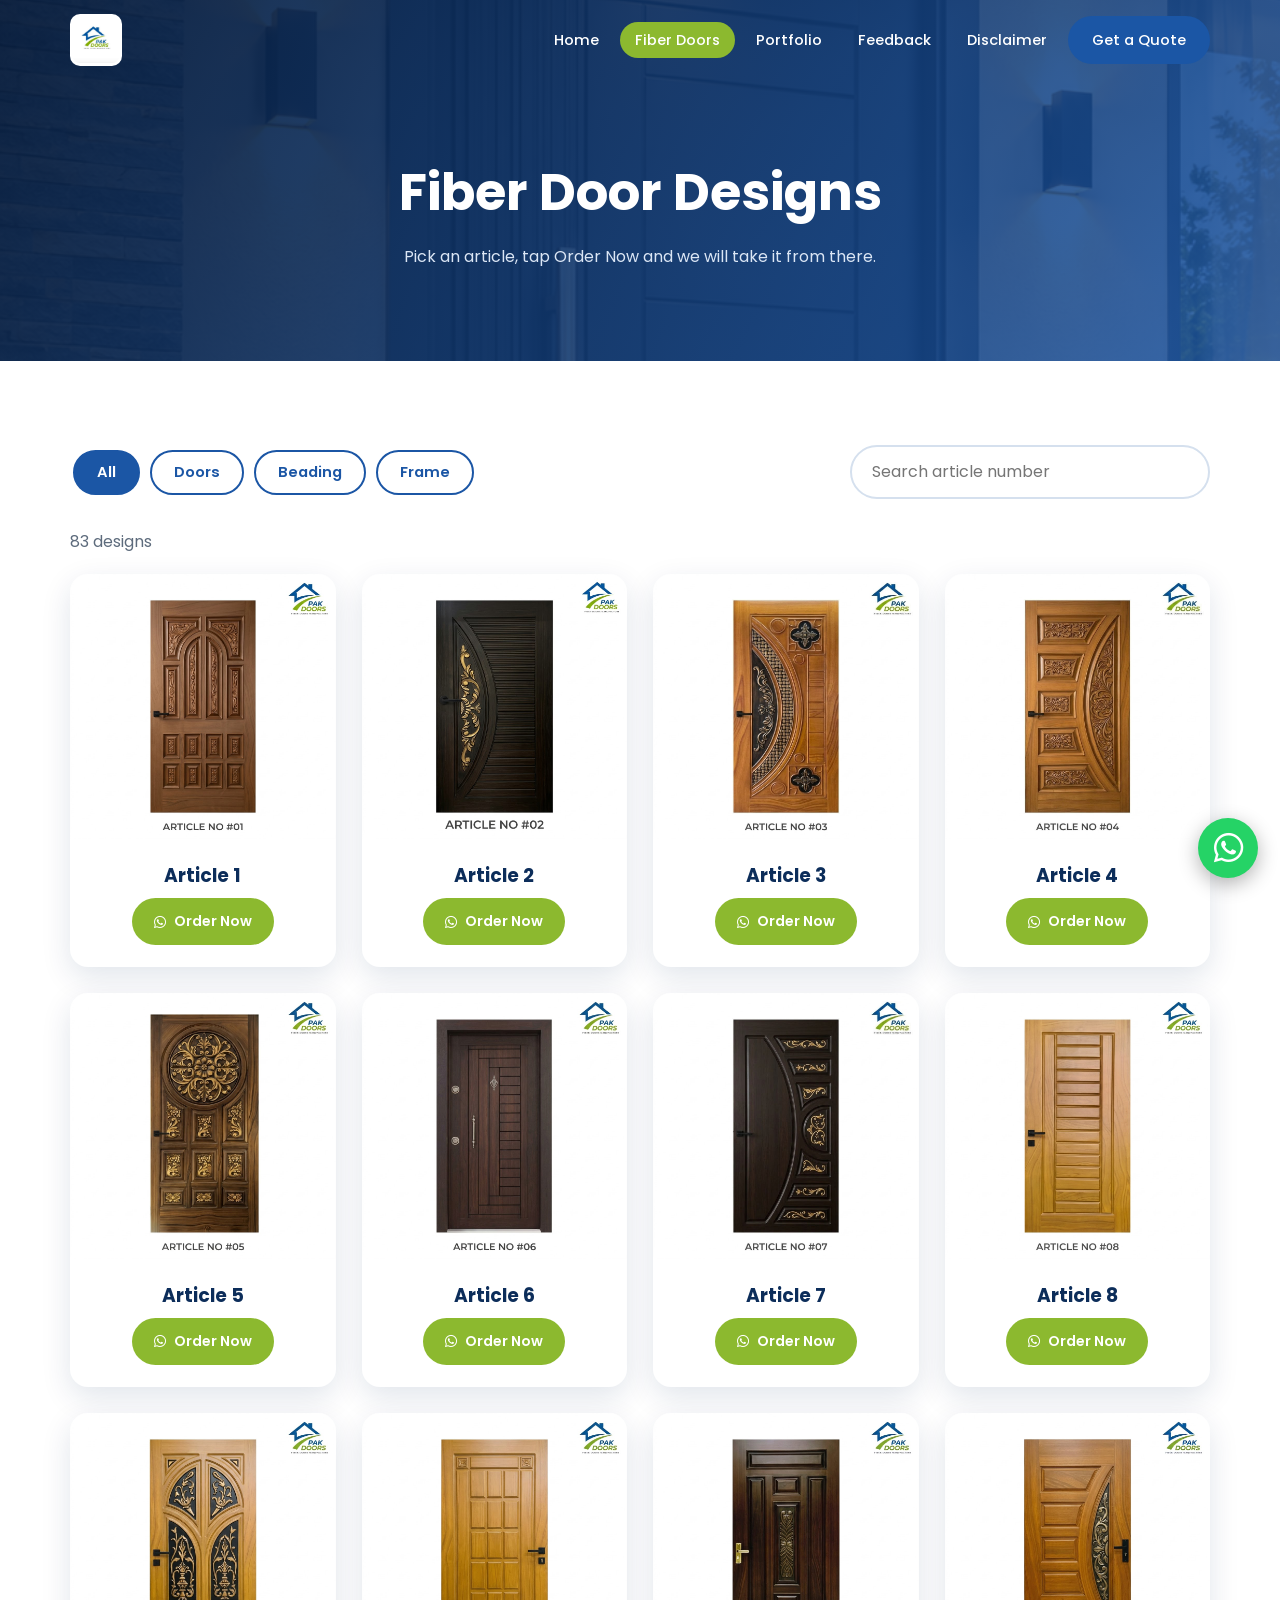
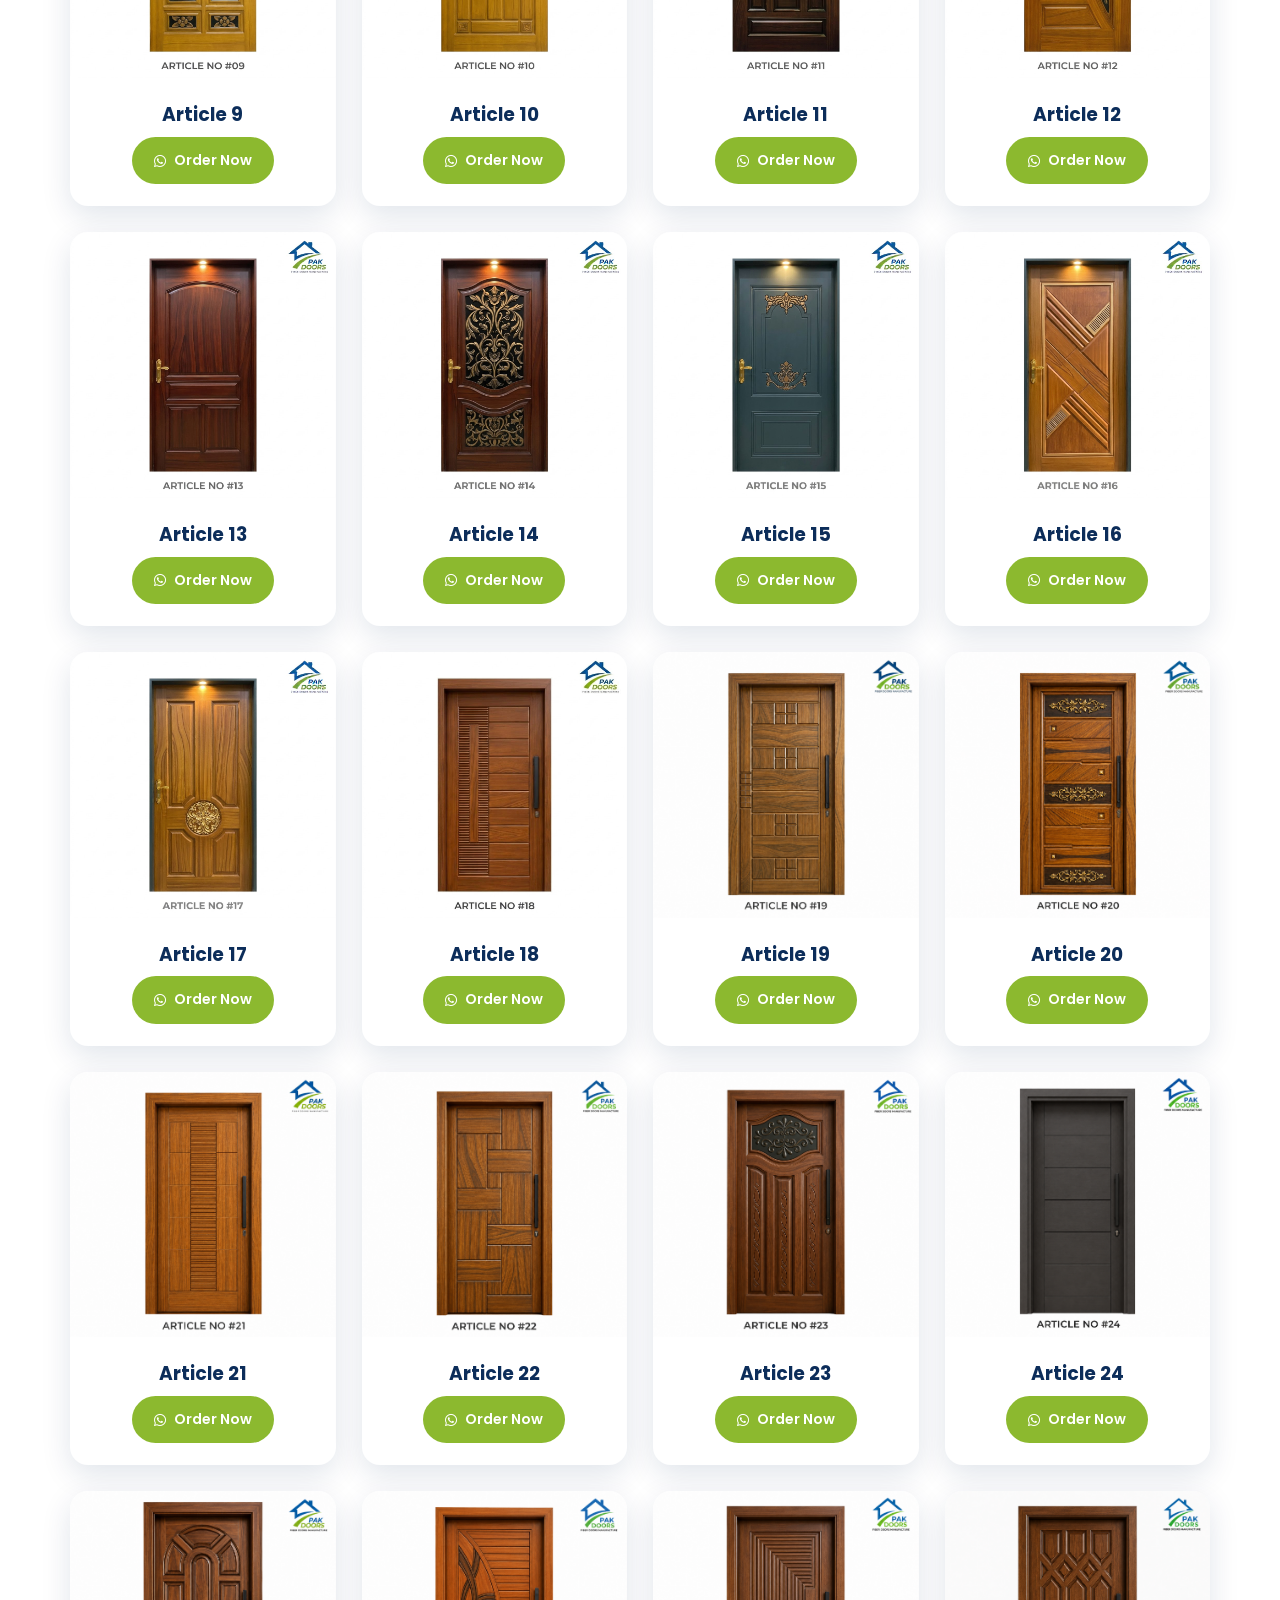
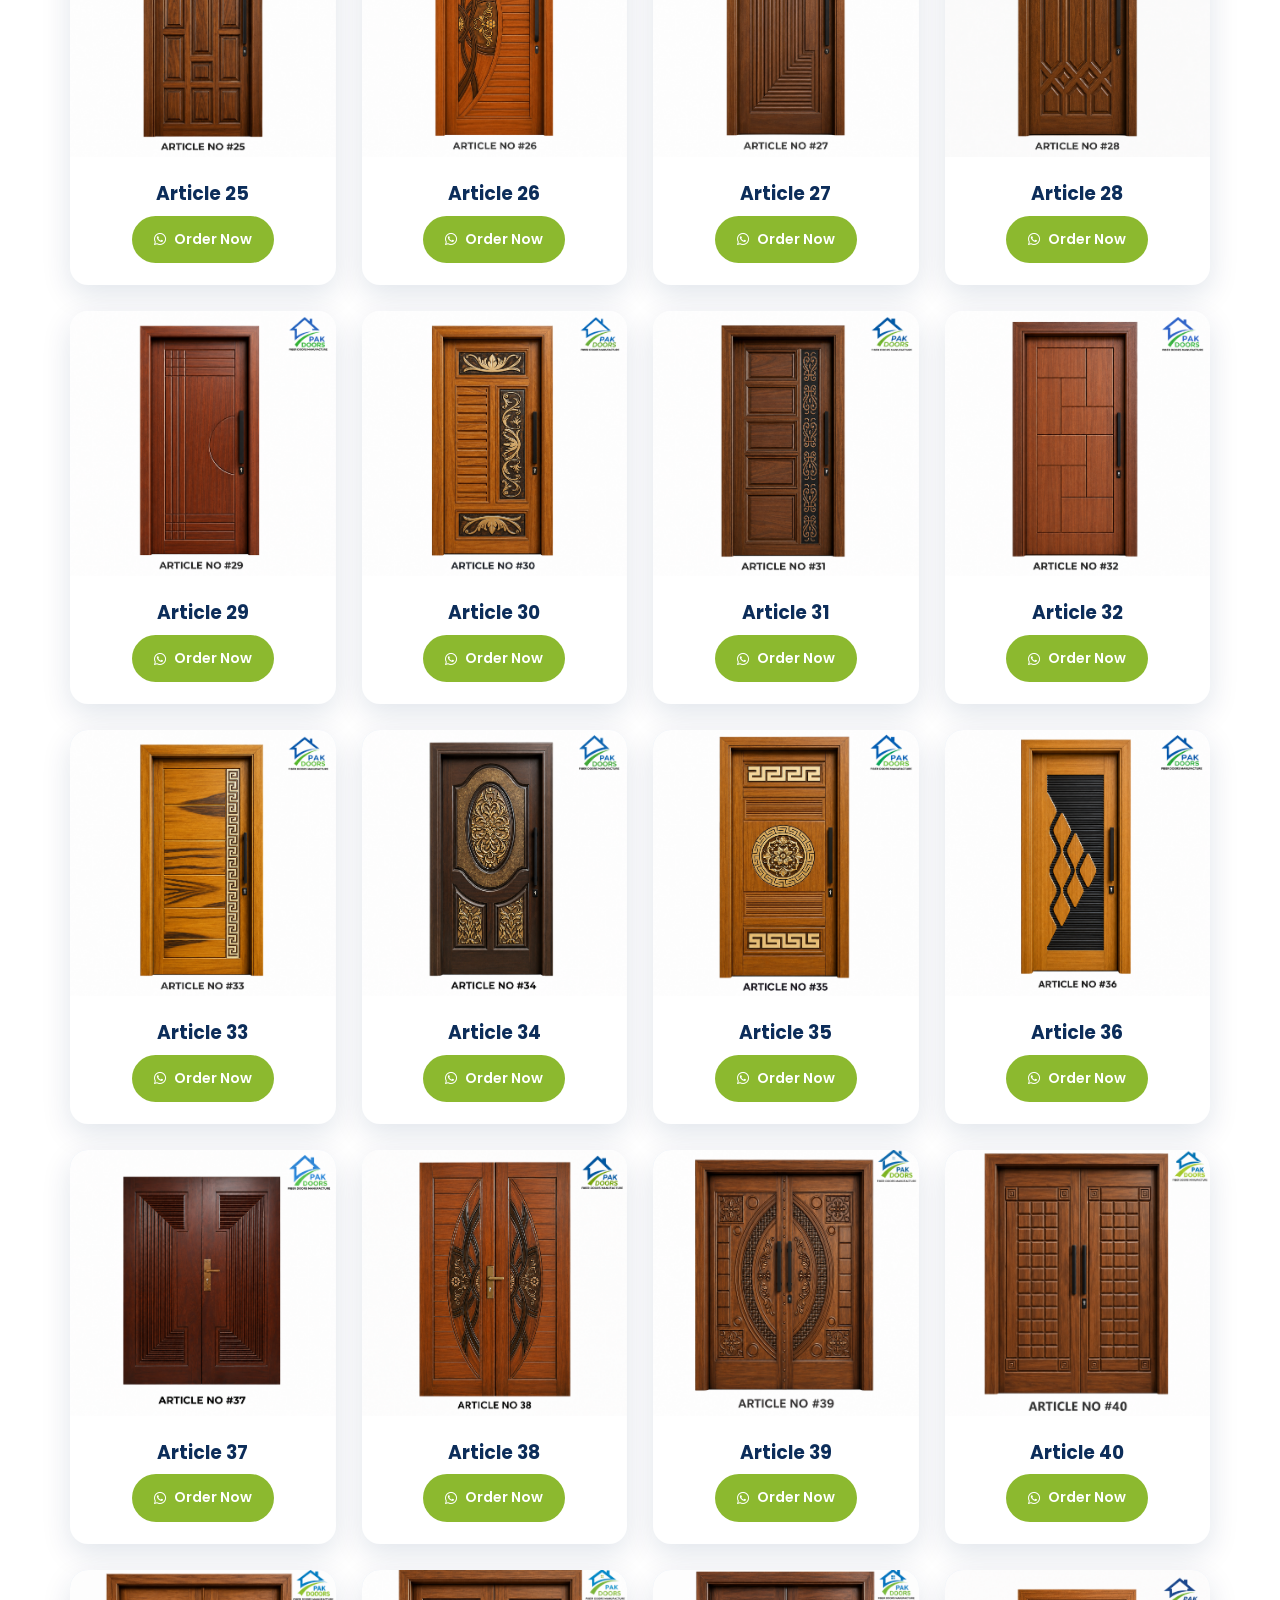
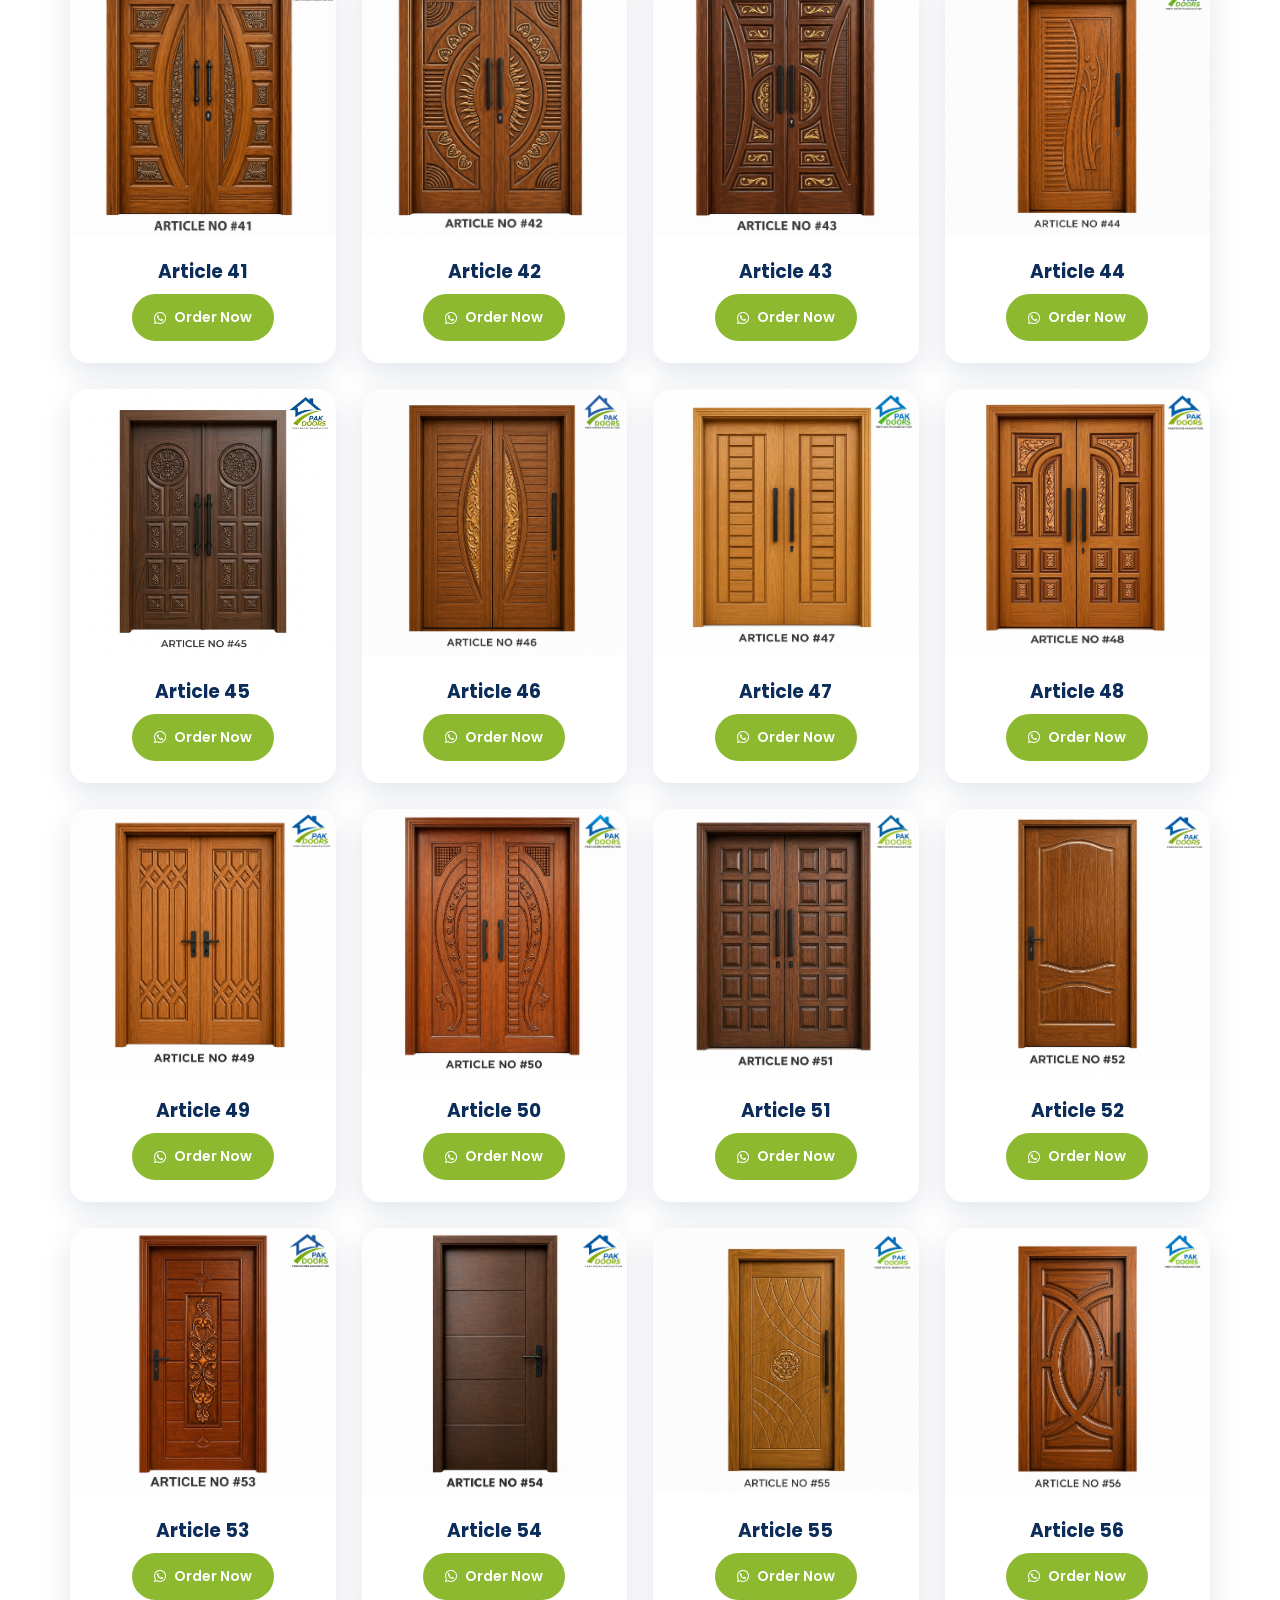
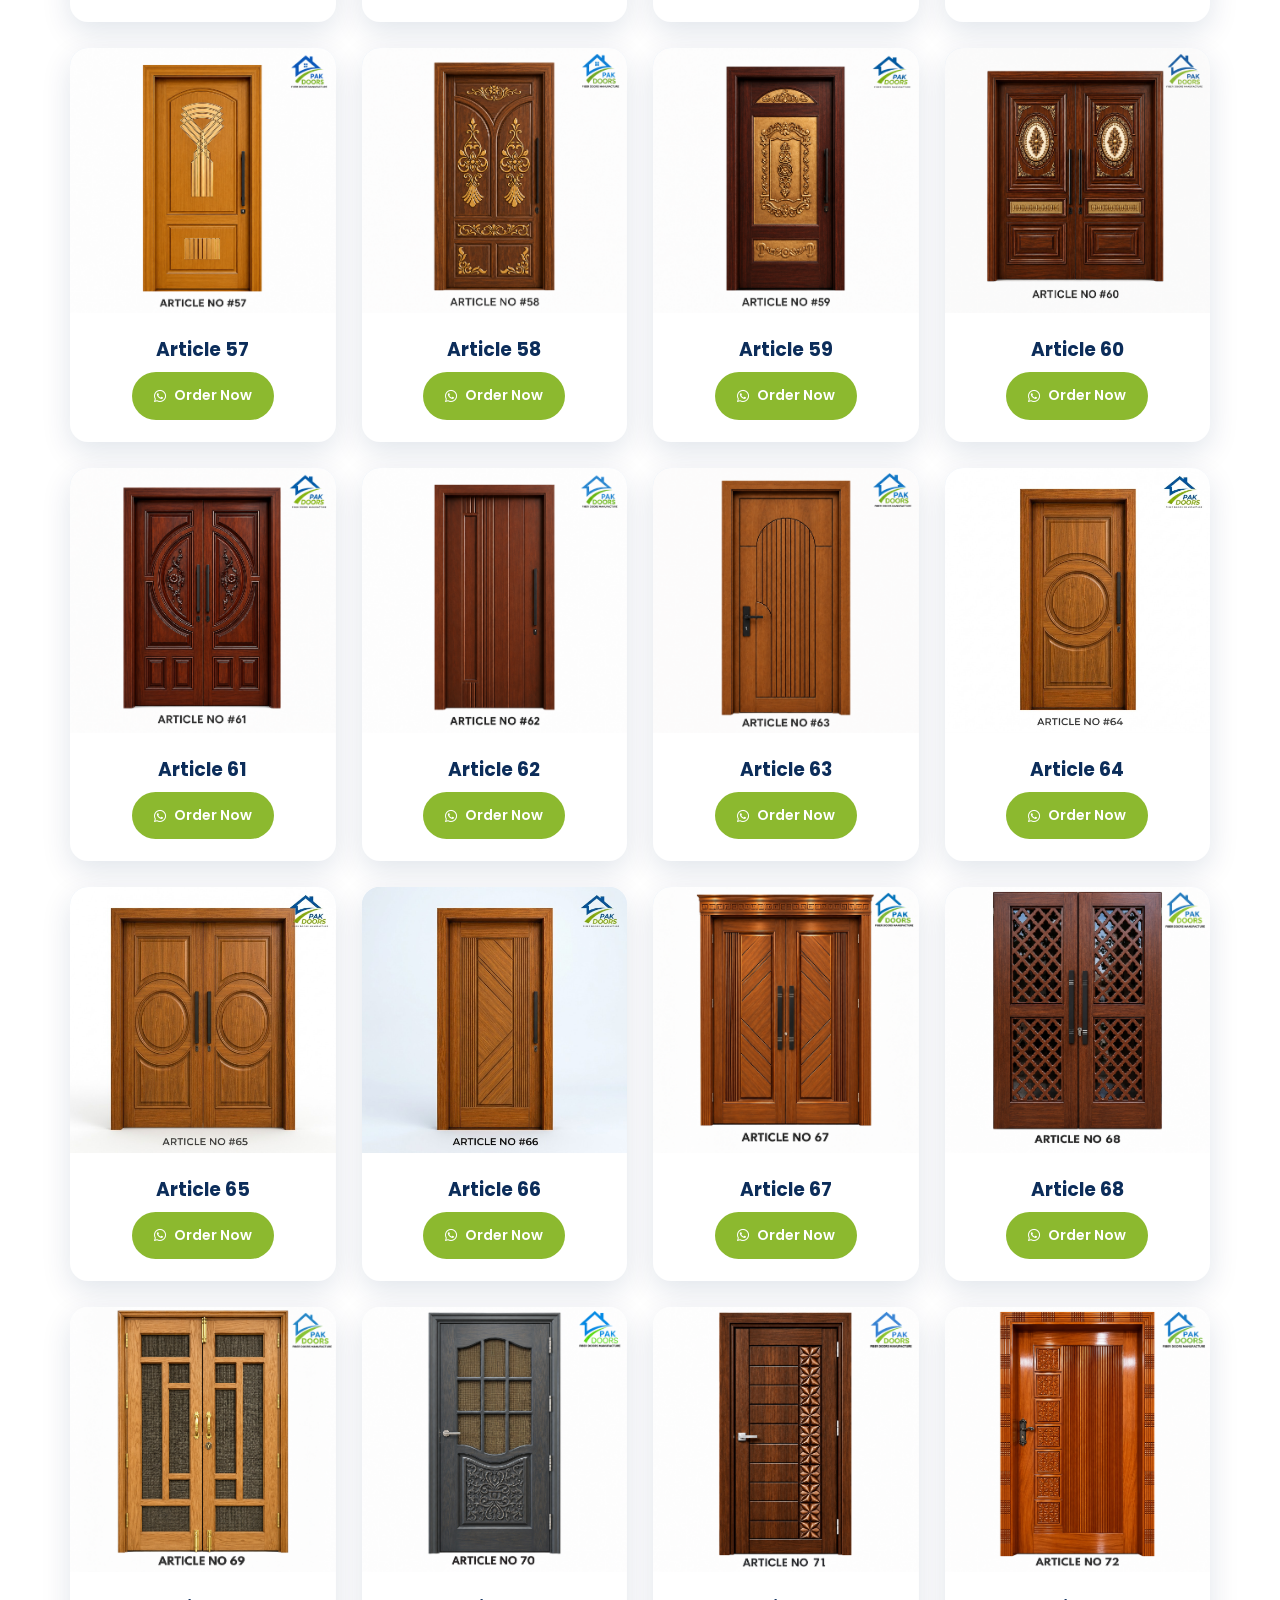
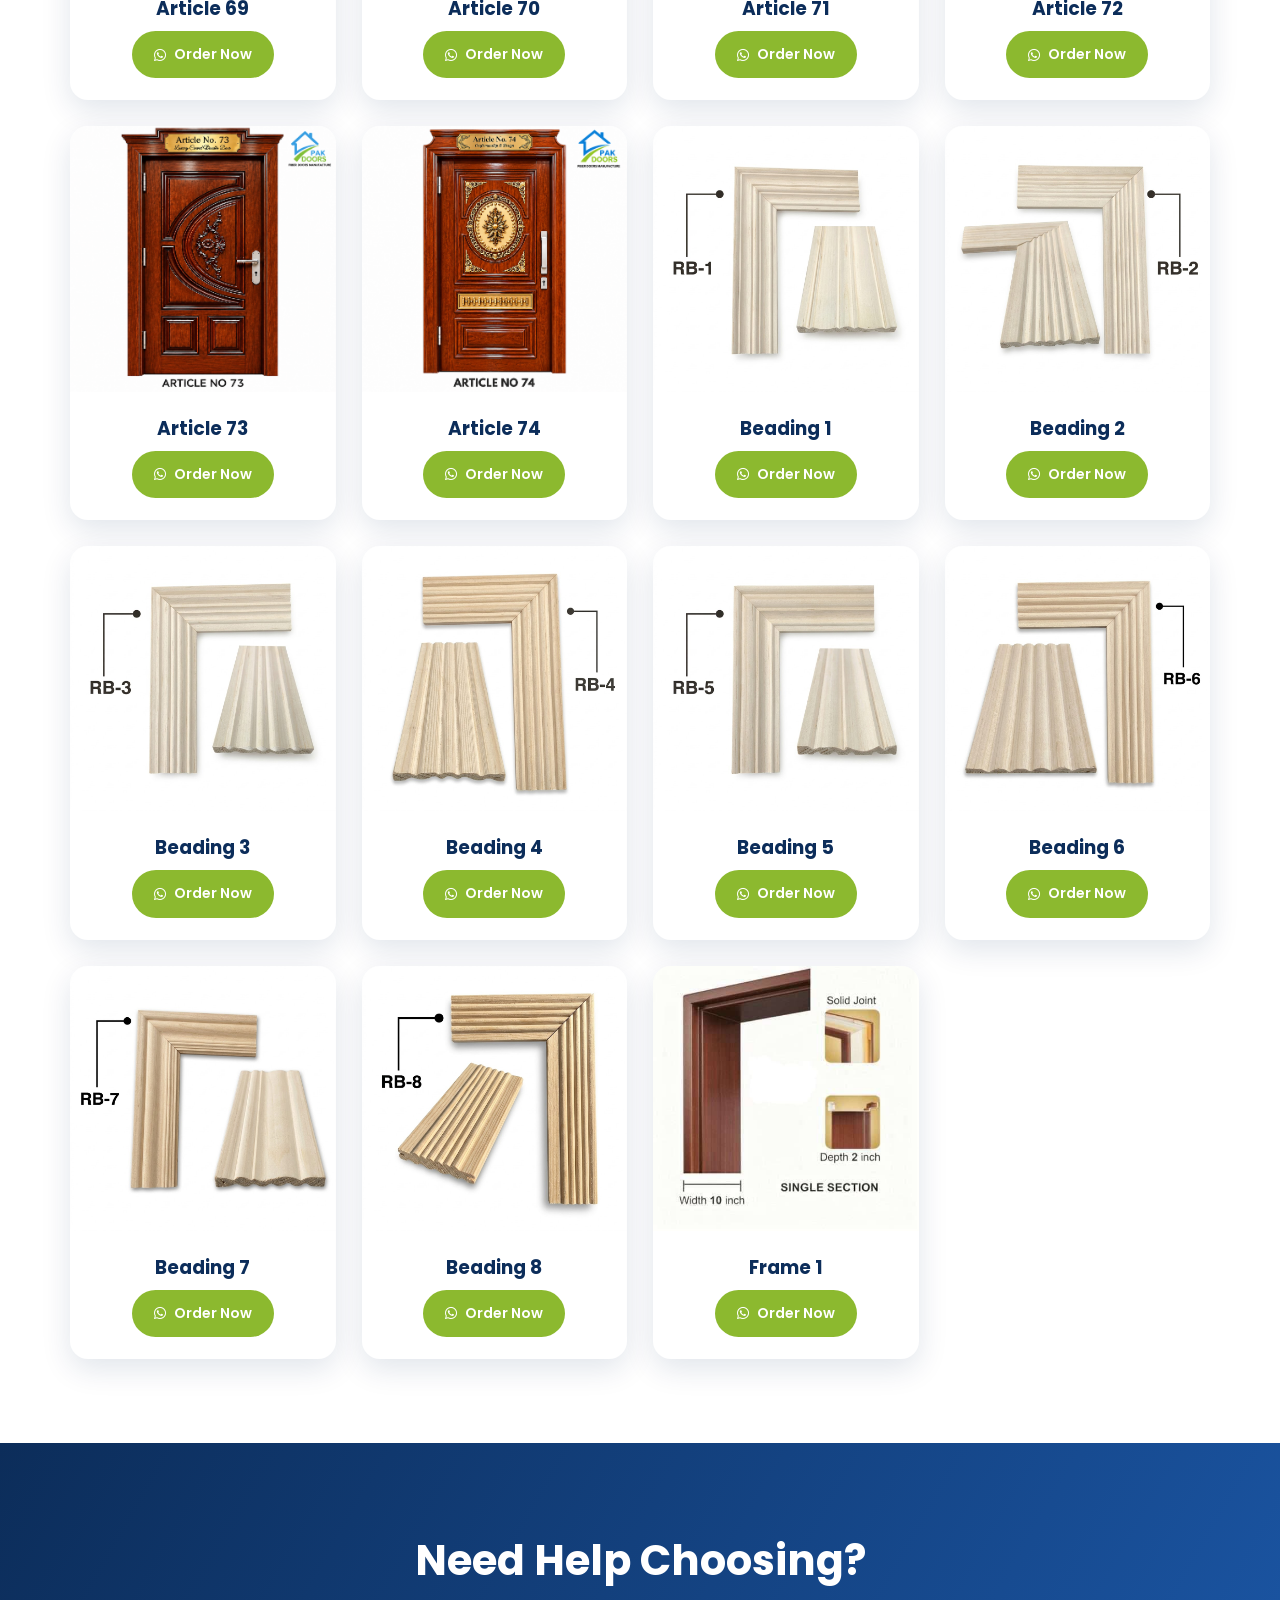
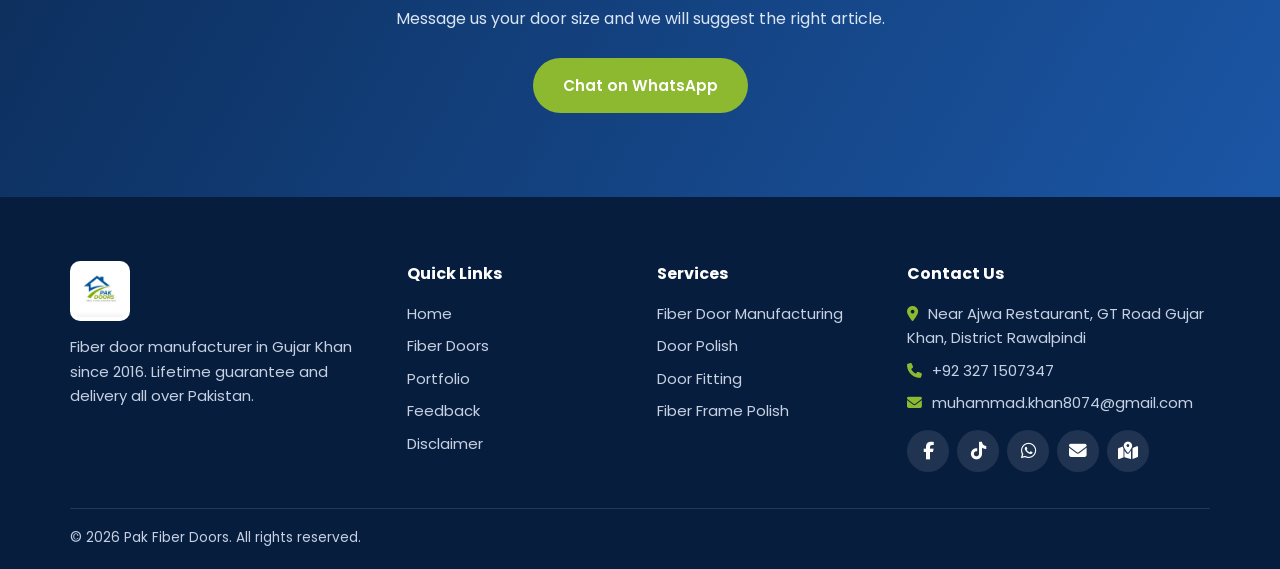
<file: fiber-doors.html>
<!doctype html>
<html lang="en">
  <head>
    <meta charset="UTF-8" />
    <meta name="viewport" content="width=device-width,initial-scale=1" />
    <title>Fiber Door Designs, Beading and Frame | Pak Fiber Doors</title>
    <meta
      name="description"
      content="Browse 66 fiber door designs plus beading and frame. Pick your article number and order on WhatsApp. Lifetime guarantee, delivery all over Pakistan."
    />
    <meta name="theme-color" content="#1b56a5" />
    <link rel="canonical" href="https://pakfiberdoors.com/fiber-doors.html" />
    <link rel="icon" href="logo.png" />
    <meta property="og:type" content="website" />
    <meta property="og:title" content="Fiber Door Designs | Pak Fiber Doors" />
    <meta property="og:description" content="66 fiber door designs, beading and frame. Order on WhatsApp." />
    <meta property="og:url" content="https://pakfiberdoors.com/fiber-doors.html" />
    <meta property="og:image" content="https://pakfiberdoors.com/heroimage.png" />
    <link rel="preconnect" href="https://fonts.googleapis.com" />
    <link rel="preconnect" href="https://fonts.gstatic.com" crossorigin />
    <link
      href="https://fonts.googleapis.com/css2?family=Poppins:wght@400;500;600;700&display=swap"
      rel="stylesheet"
    />
    <link rel="stylesheet" href="https://cdnjs.cloudflare.com/ajax/libs/font-awesome/6.5.0/css/all.min.css" />
    <link rel="stylesheet" href="style.css" />
  </head>
  <body data-p="doors">
    <!-- =====================================
     NAVBAR (built by script.js)
===================================== -->
    <header id="nav"></header>
    <main>
      <!-- =====================================
     PAGE BANNER
===================================== -->
      <div class="bn">
        <div class="w">
          <h1 class="up">Fiber Door Designs</h1>
          <p class="up" style="--d: 0.2s">Pick an article, tap Order Now and we will take it from there.</p>
        </div>
      </div>
      <!-- =====================================
     FILTERS + SEARCH + DESIGN GRID
===================================== -->
      <section>
        <div class="w">
          <div class="tl">
            <div class="fl">
              <button class="on" data-f="all">All</button>
              <button data-f="door">Doors</button>
              <button data-f="beading">Beading</button>
              <button data-f="frame">Frame</button>
            </div>
            <input
              id="q"
              type="search"
              placeholder="Search article number"
              aria-label="Search article number"
            />
          </div>
          <p id="n" style="color: #5d6b7c; margin-bottom: 18px"></p>
          <div class="g4" id="grid"></div>
          <p class="em" id="em">No design found. Try another number.</p>
        </div>
      </section>
      <!-- =====================================
     CALL TO ACTION
===================================== -->
      <section class="cta">
        <div class="w">
          <h2>Need Help Choosing?</h2>
          <p>Message us your door size and we will suggest the right article.</p>
          <a class="btn b-g" data-wa="Hi! I need help choosing a fiber door.">Chat on WhatsApp</a>
        </div>
      </section>
    </main>
    <!-- =====================================
     FOOTER (built by script.js)
===================================== -->
    <footer class="ft" id="foot"></footer>
    <script src="script.js"></script>
    <script>
      // ===== DESIGN LIST: 66 doors + 4 beading + 1 frame (images: article1.png ... beading1.png ... frame1.png) =====
      const items = [];
      for (let i = 1; i <= 74; i++) items.push({ t: "door", s: `article${i}.png`, c: `Article ${i}` });
      for (let i = 1; i <= 8; i++) items.push({ t: "beading", s: `beading${i}.png`, c: `Beading ${i}` });
      items.push({ t: "frame", s: "frame1.png", c: "Frame 1" });
      const W = (x) => L("Hi! I want to buy " + x.c + "."),
        g = $("#grid");
      // ===== BUILD ONE CARD PER DESIGN =====
      g.innerHTML = items
        .map(
          (x, k) => `
  <div class="cd art" data-t="${x.t}" data-c="${x.c.toLowerCase()}">
    <div class="iw" data-k="${k}">
      <img src="${x.s}" alt="Fiber ${x.t} ${x.c} - Pak Fiber Doors" loading="lazy" onerror="this.style.opacity=0">
    </div>
    <div class="tx">
      <h3>${x.c}</h3>
      <a class="btn b-g" target="_blank" rel="noopener" href="${W(x)}"><i class="fa-brands fa-whatsapp"></i> Order Now</a>
    </div>
  </div>`,
        )
        .join("");
      // ===== FILTER CHIPS + ARTICLE SEARCH =====
      const cs = $$(".art");
      let f = "all",
        q = "",
        vis = [];
      function ap() {
        vis = [];
        cs.forEach((c, k) => {
          const ok = (f == "all" || c.dataset.t == f) && c.dataset.c.includes(q);
          c.style.display = ok ? "" : "none";
          if (ok) vis.push(items[k]);
        });
        $("#em").style.display = vis.length ? "none" : "block";
        $("#n").textContent = vis.length + " designs";
      }
      $$(".fl button").forEach(
        (b) =>
          (b.onclick = () => {
            f = b.dataset.f;
            $$(".fl button").forEach((x) => x.classList.toggle("on", x == b));
            ap();
          }),
      );
      $("#q").oninput = (e) => {
        q = e.target.value.trim().toLowerCase();
        ap();
      };
      // ===== CLICK A PHOTO TO OPEN THE LIGHTBOX =====
      g.onclick = (e) => {
        const w = e.target.closest(".iw");
        if (!w) return;
        const x = items[+w.dataset.k];
        LB(
          vis.map((v) => ({ s: v.s, c: v.c, w: W(v) })),
          vis.indexOf(x),
        );
      };
      // ===== OPEN A FILTER FROM A LINK, e.g. fiber-doors.html#frame =====
      const h = location.hash.slice(1);
      if (["door", "beading", "frame"].includes(h)) {
        f = h;
        $$(".fl button").forEach((x) => x.classList.toggle("on", x.dataset.f == h));
      }
      ap();
    </script>
  </body>
</html>
</file>
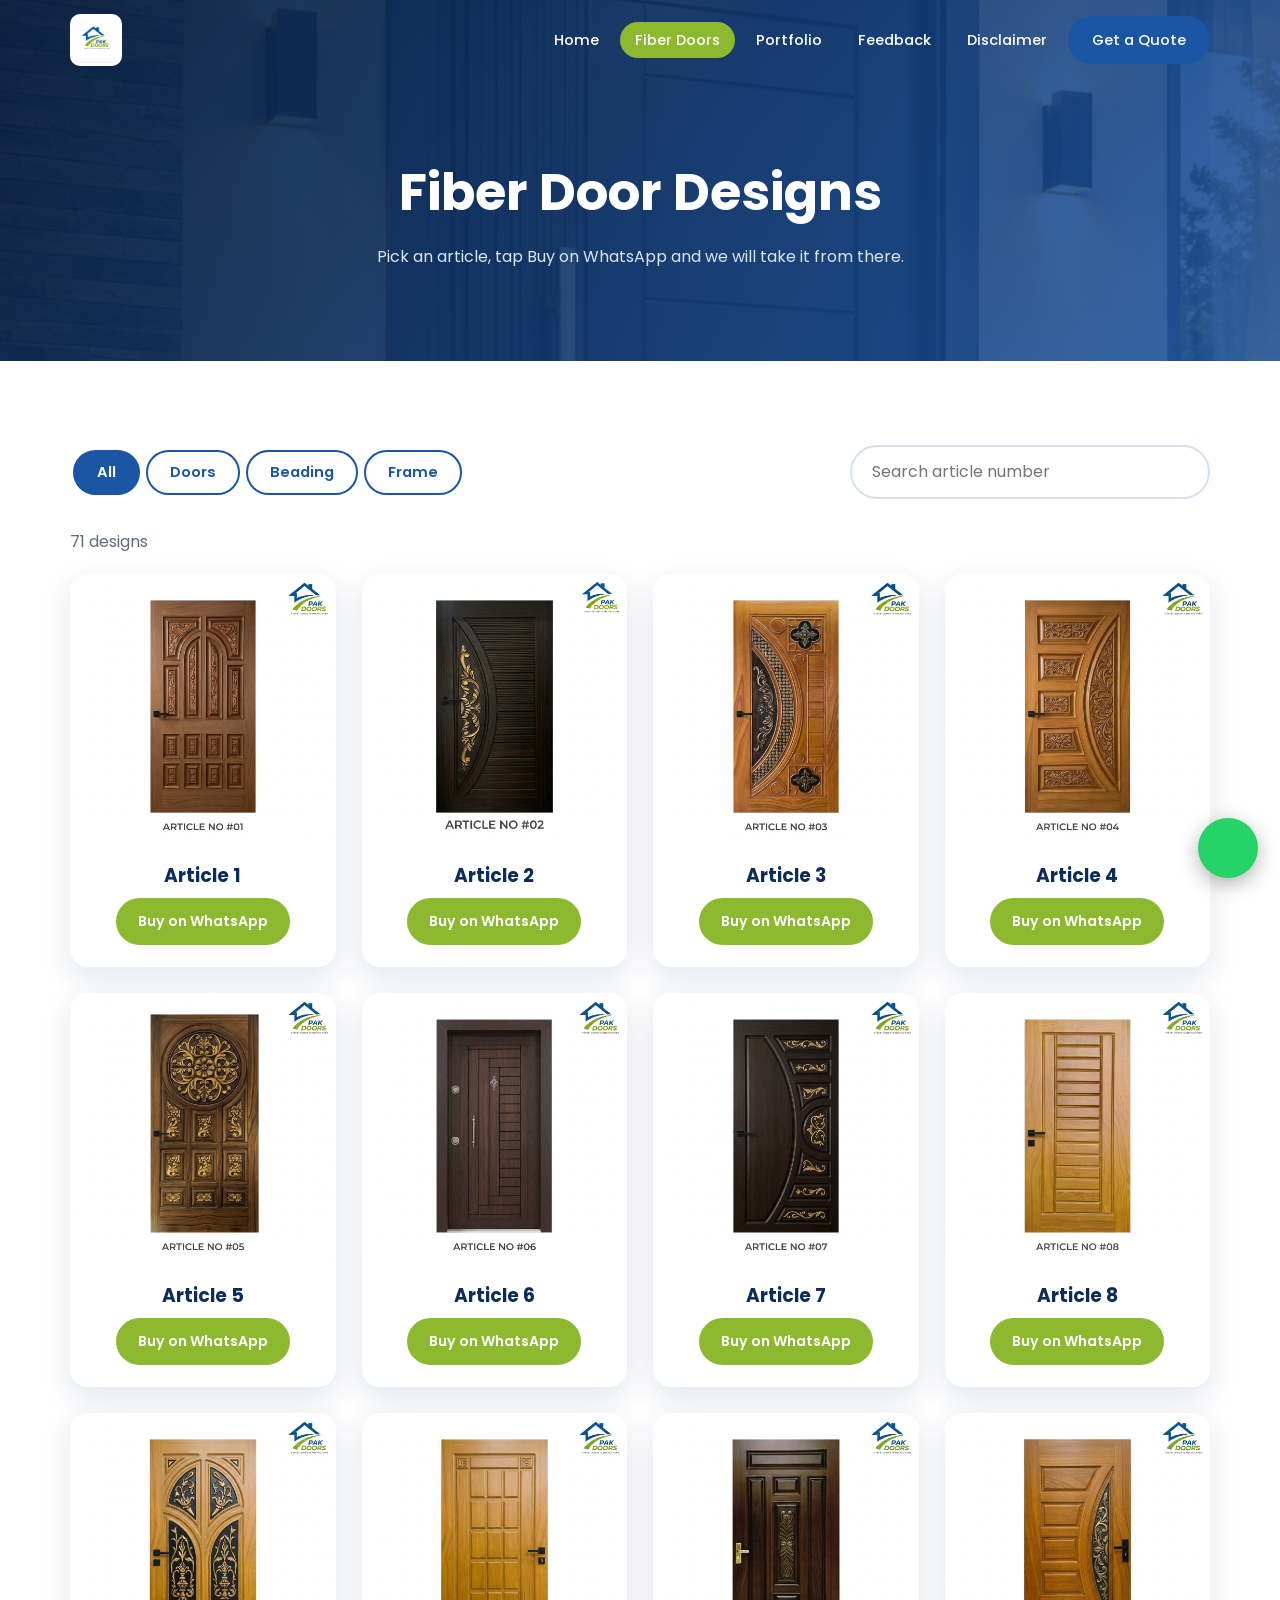
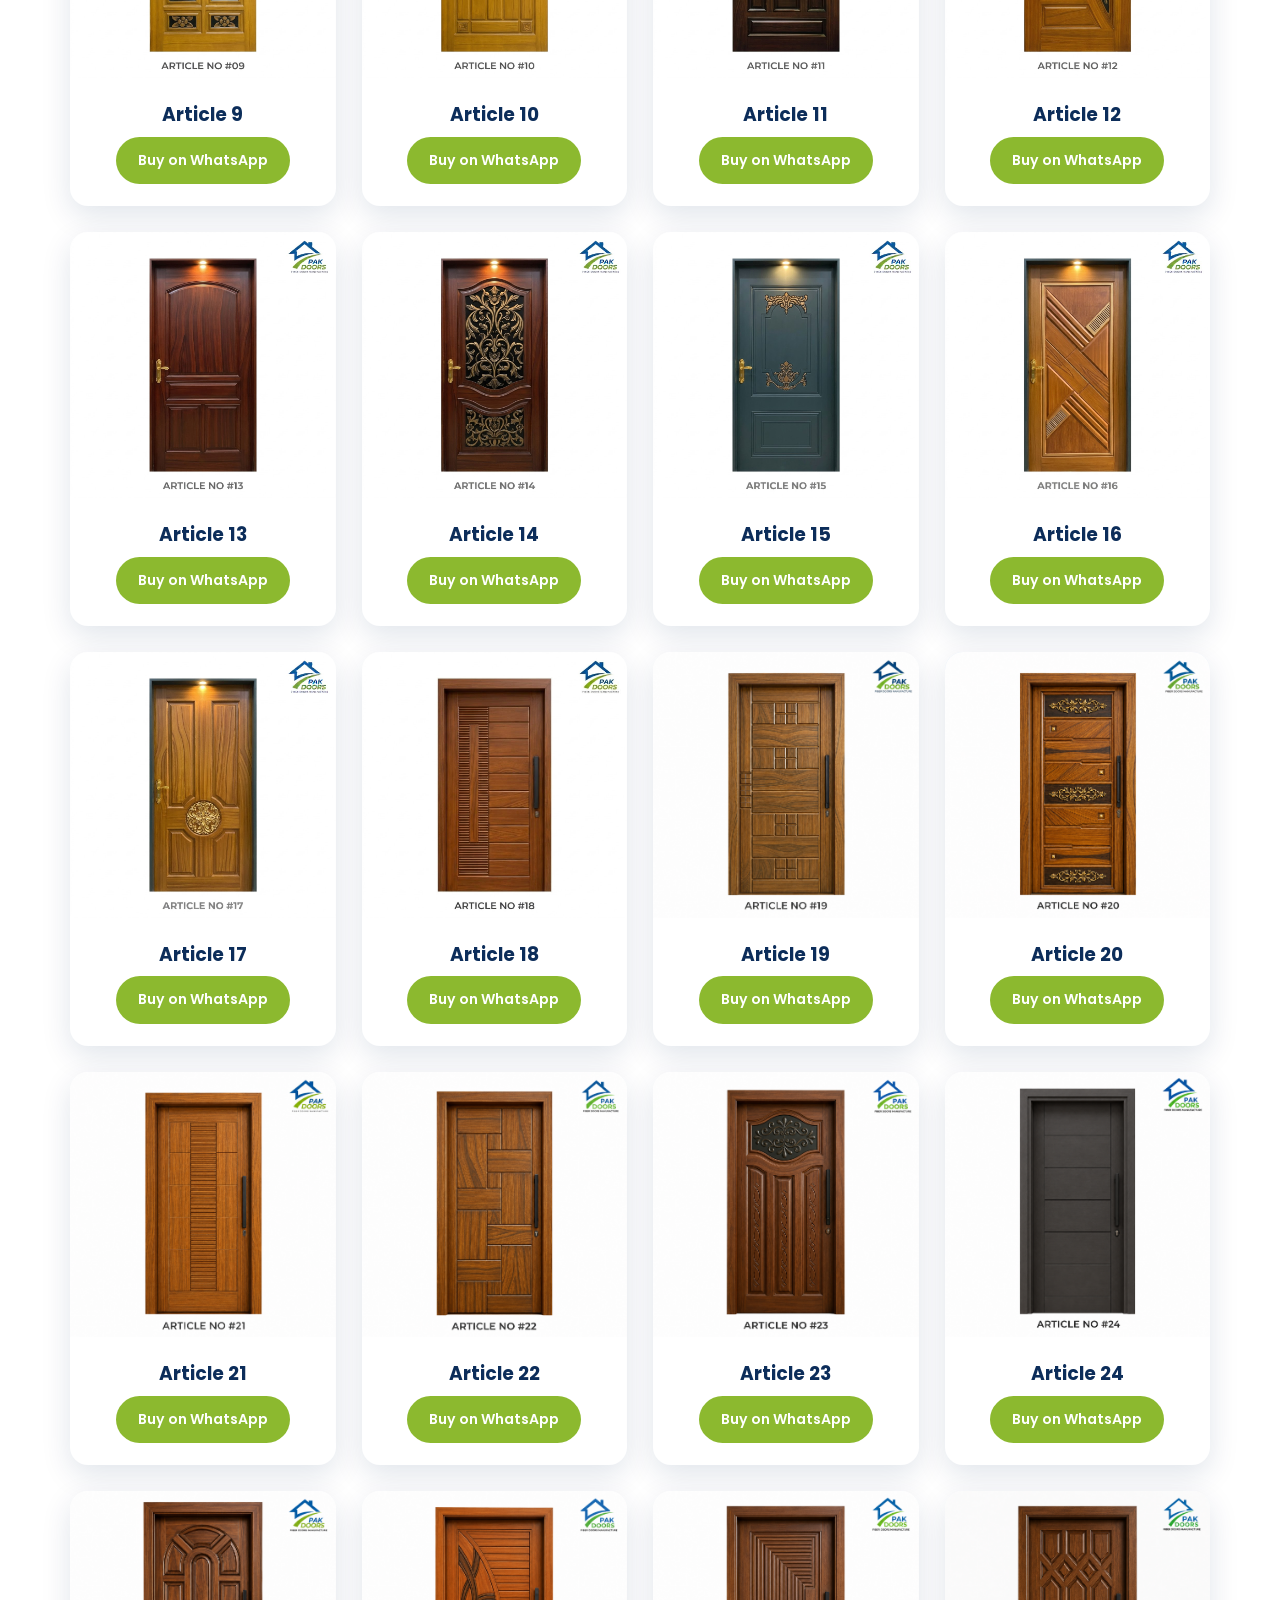
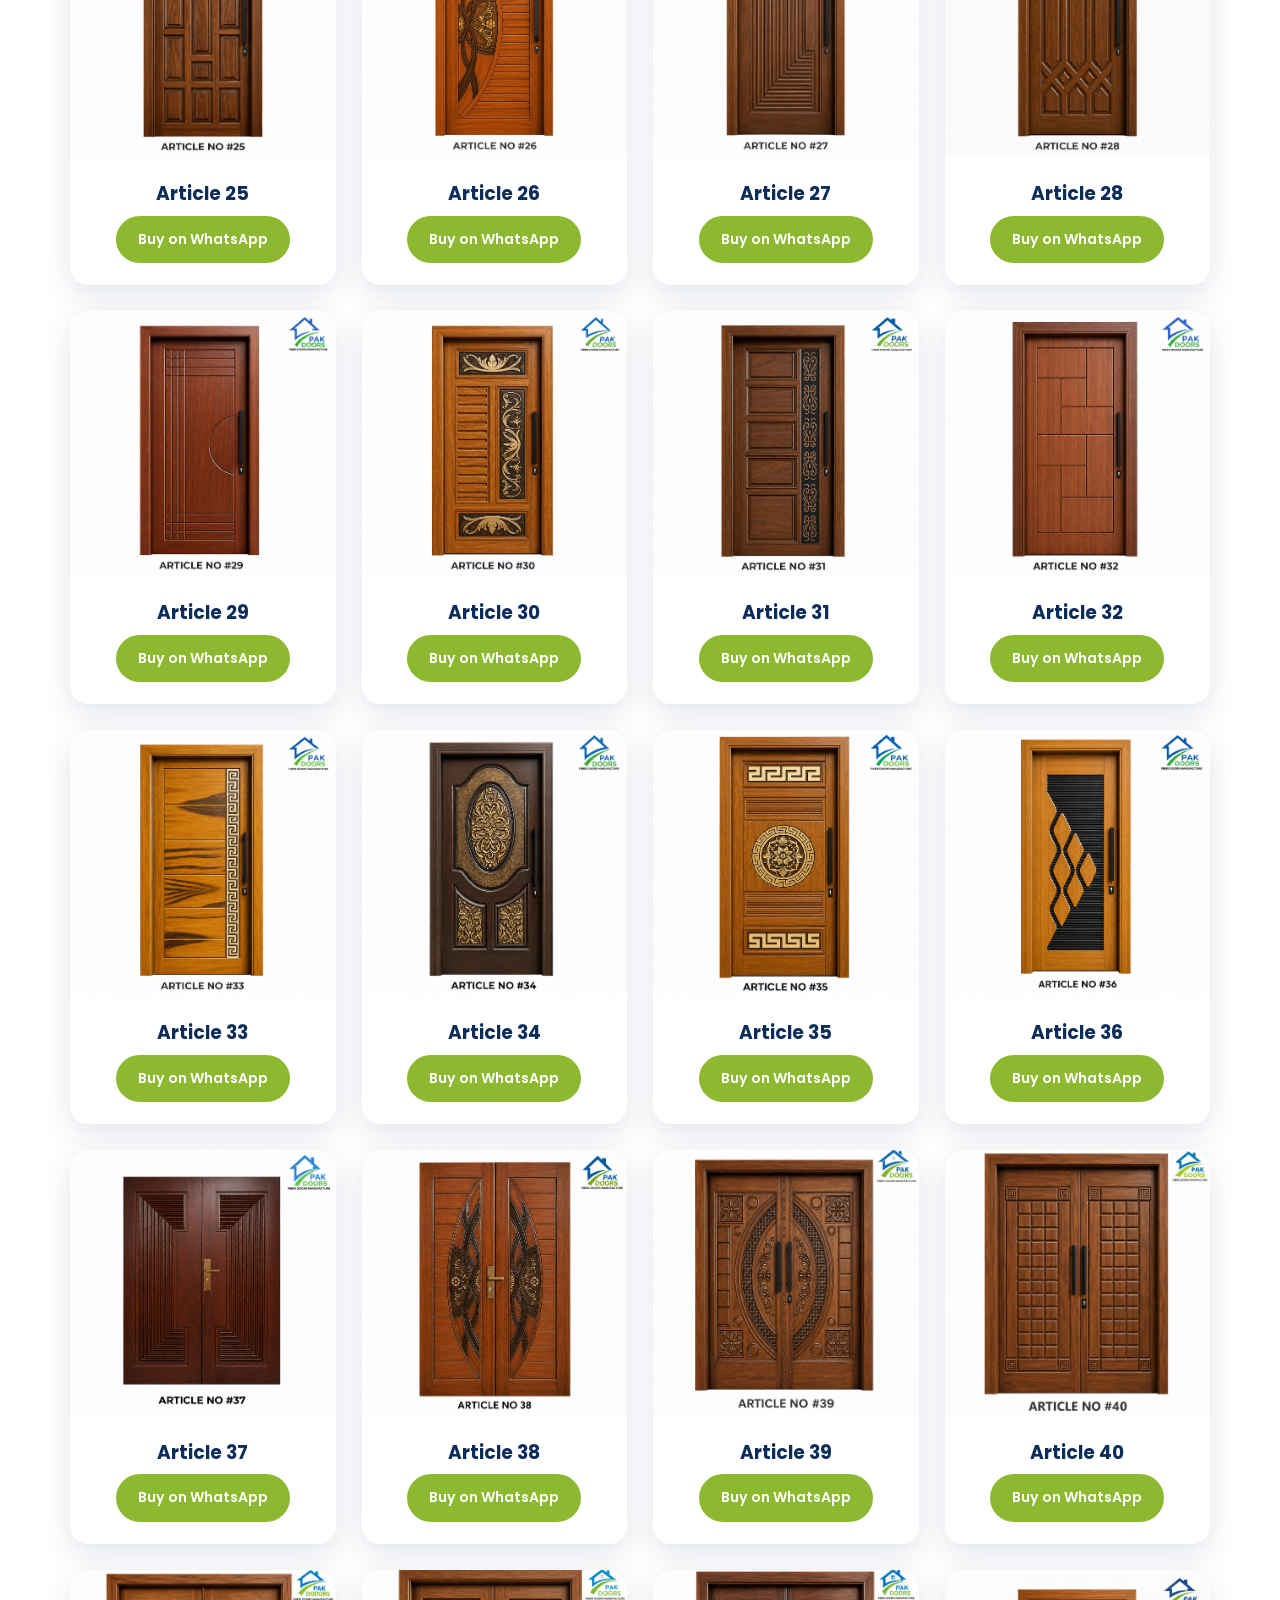
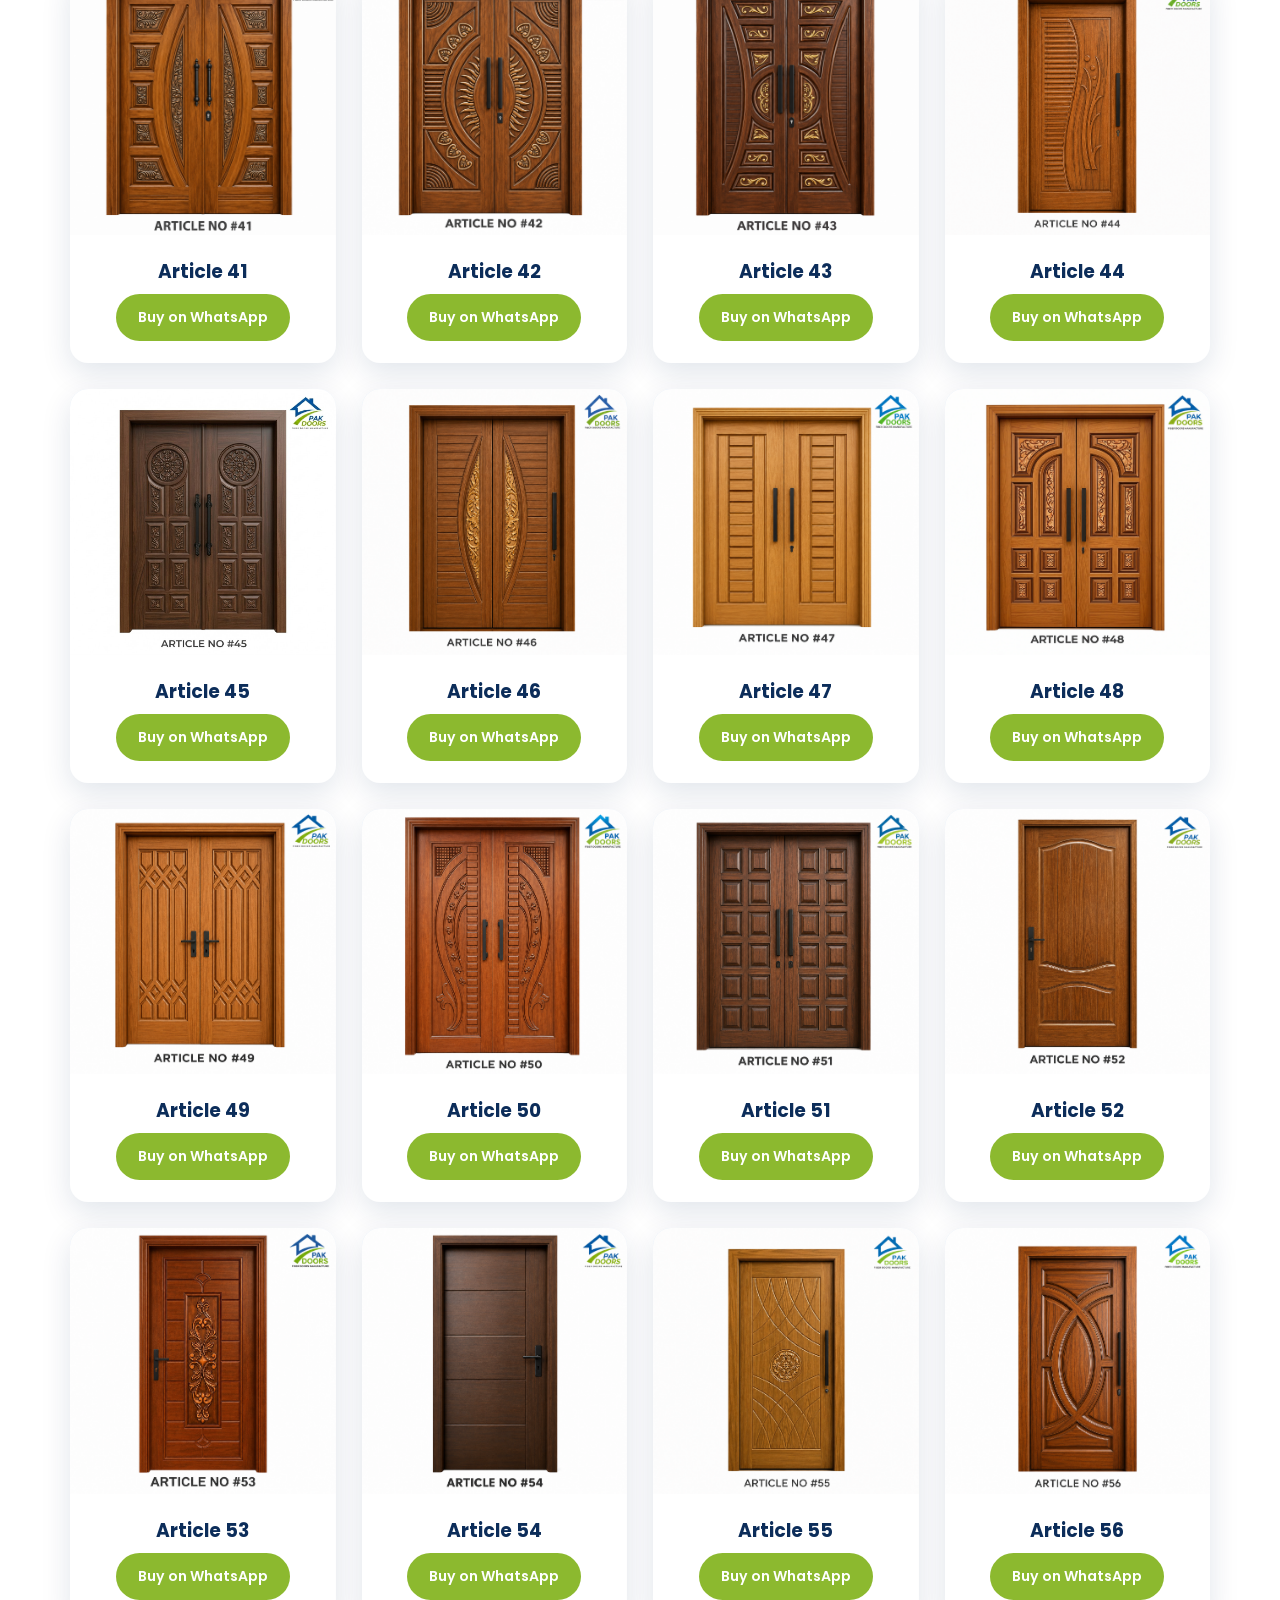
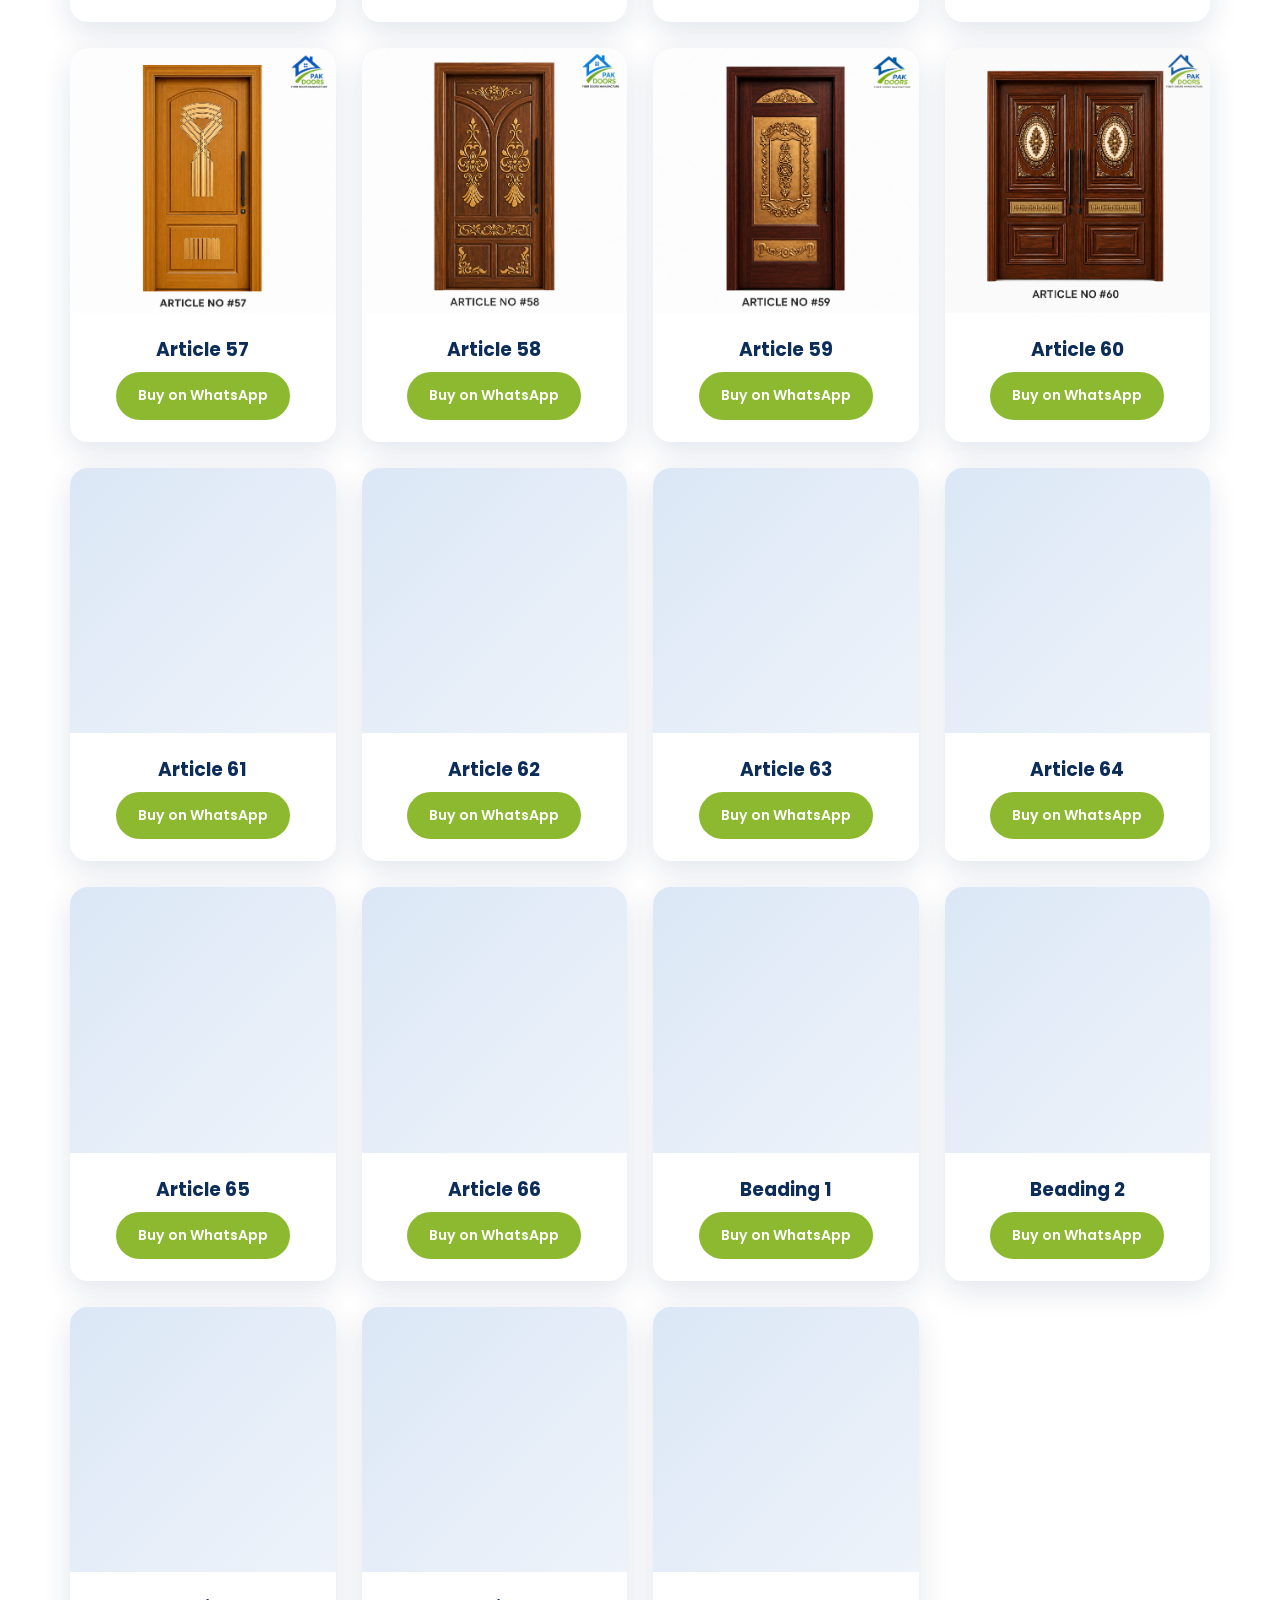
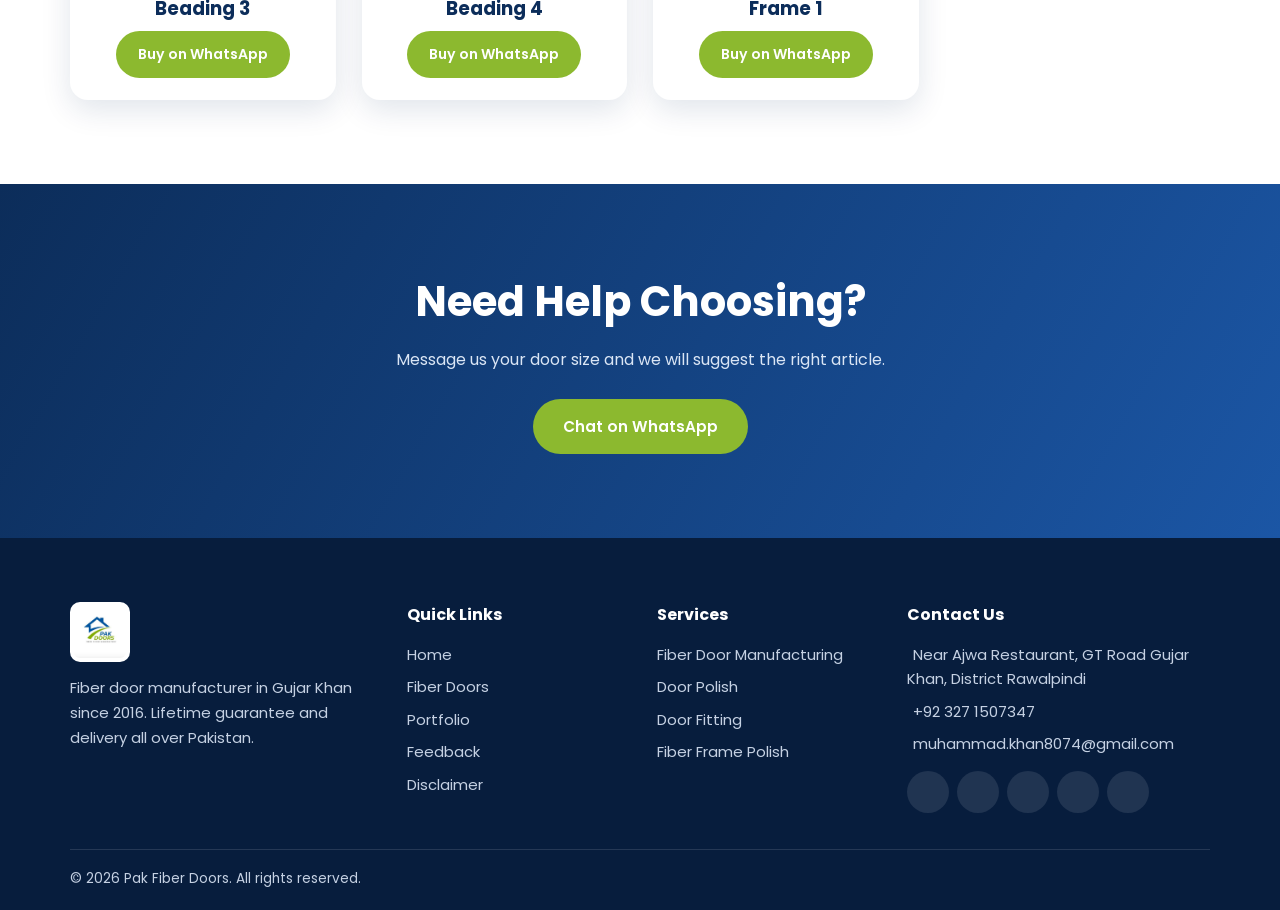
<file: fiberdoors.html>
<!DOCTYPE html>
<html lang="en"><head><meta charset="UTF-8"><meta name="viewport" content="width=device-width,initial-scale=1">
<title>Fiber Door Designs, Beading and Frame | Pak Fiber Doors</title>
<meta name="description" content="Browse 66 fiber door designs plus beading and frame. Pick your article number and order on WhatsApp. Lifetime guarantee, delivery all over Pakistan.">
<meta name="theme-color" content="#1b56a5"><link rel="canonical" href="https://pakfiberdoors.com/fiber-doors.html"><link rel="icon" href="logo.png">
<meta property="og:type" content="website"><meta property="og:title" content="Fiber Door Designs | Pak Fiber Doors"><meta property="og:description" content="66 fiber door designs, beading and frame. Order on WhatsApp."><meta property="og:url" content="https://pakfiberdoors.com/fiber-doors.html"><meta property="og:image" content="https://pakfiberdoors.com/heroimage.png">
<link rel="preconnect" href="https://fonts.googleapis.com"><link rel="preconnect" href="https://fonts.gstatic.com" crossorigin><link href="https://fonts.googleapis.com/css2?family=Poppins:wght@400;500;600;700&display=swap" rel="stylesheet"><link rel="stylesheet" href="style.css"></head>
<body data-p="doors"><header id="nav"></header>
<main><div class="bn"><div class="w"><h1 class="up">Fiber Door Designs</h1><p class="up" style="--d:.2s">Pick an article, tap Buy on WhatsApp and we will take it from there.</p></div></div>
<section><div class="w"><div class="tl"><div class="fl"><button class="on" data-f="all">All</button><button data-f="door">Doors</button><button data-f="beading">Beading</button><button data-f="frame">Frame</button></div><input id="q" type="search" placeholder="Search article number" aria-label="Search article number"></div>
<p id="n" style="color:#5d6b7c;margin-bottom:18px"></p><div class="g4" id="grid"></div><p class="em" id="em">No design found. Try another number.</p></div></section>
<section class="cta"><div class="w"><h2>Need Help Choosing?</h2><p>Message us your door size and we will suggest the right article.</p><a class="btn b-g" data-wa="Hi! I need help choosing a fiber door.">Chat on WhatsApp</a></div></section></main>
<footer class="ft" id="foot"></footer><script src="script.js"></script>
<script>
const items=[];for(let i=1;i<=66;i++)items.push({t:'door',s:`article${i}.png`,c:`Article ${i}`});
for(let i=1;i<=4;i++)items.push({t:'beading',s:`beading${i}.png`,c:`Beading ${i}`});items.push({t:'frame',s:'frame1.png',c:'Frame 1'});
const W=x=>L('Hi! I want to buy '+x.c+'.'),g=$('#grid');
g.innerHTML=items.map((x,k)=>`<div class="cd art" data-t="${x.t}" data-c="${x.c.toLowerCase()}"><div class="iw" data-k="${k}"><img src="${x.s}" alt="Fiber ${x.t} ${x.c} - Pak Fiber Doors" loading="lazy" onerror="this.style.opacity=0"></div><div class="tx"><h3>${x.c}</h3><a class="btn b-g" target="_blank" rel="noopener" href="${W(x)}">Buy on WhatsApp</a></div></div>`).join('');
const cs=$$('.art');let f='all',q='',vis=[];
function ap(){vis=[];cs.forEach((c,k)=>{const ok=(f=='all'||c.dataset.t==f)&&c.dataset.c.includes(q);c.style.display=ok?'':'none';if(ok)vis.push(items[k])});$('#em').style.display=vis.length?'none':'block';$('#n').textContent=vis.length+' designs'}
$$('.fl button').forEach(b=>b.onclick=()=>{f=b.dataset.f;$$('.fl button').forEach(x=>x.classList.toggle('on',x==b));ap()});
$('#q').oninput=e=>{q=e.target.value.trim().toLowerCase();ap()};
g.onclick=e=>{const w=e.target.closest('.iw');if(!w)return;const x=items[+w.dataset.k];LB(vis.map(v=>({s:v.s,c:v.c,w:W(v)})),vis.indexOf(x))};
const h=location.hash.slice(1);if(['door','beading','frame'].includes(h)){f=h;$$('.fl button').forEach(x=>x.classList.toggle('on',x.dataset.f==h))}ap();
</script></body></html>
</file>
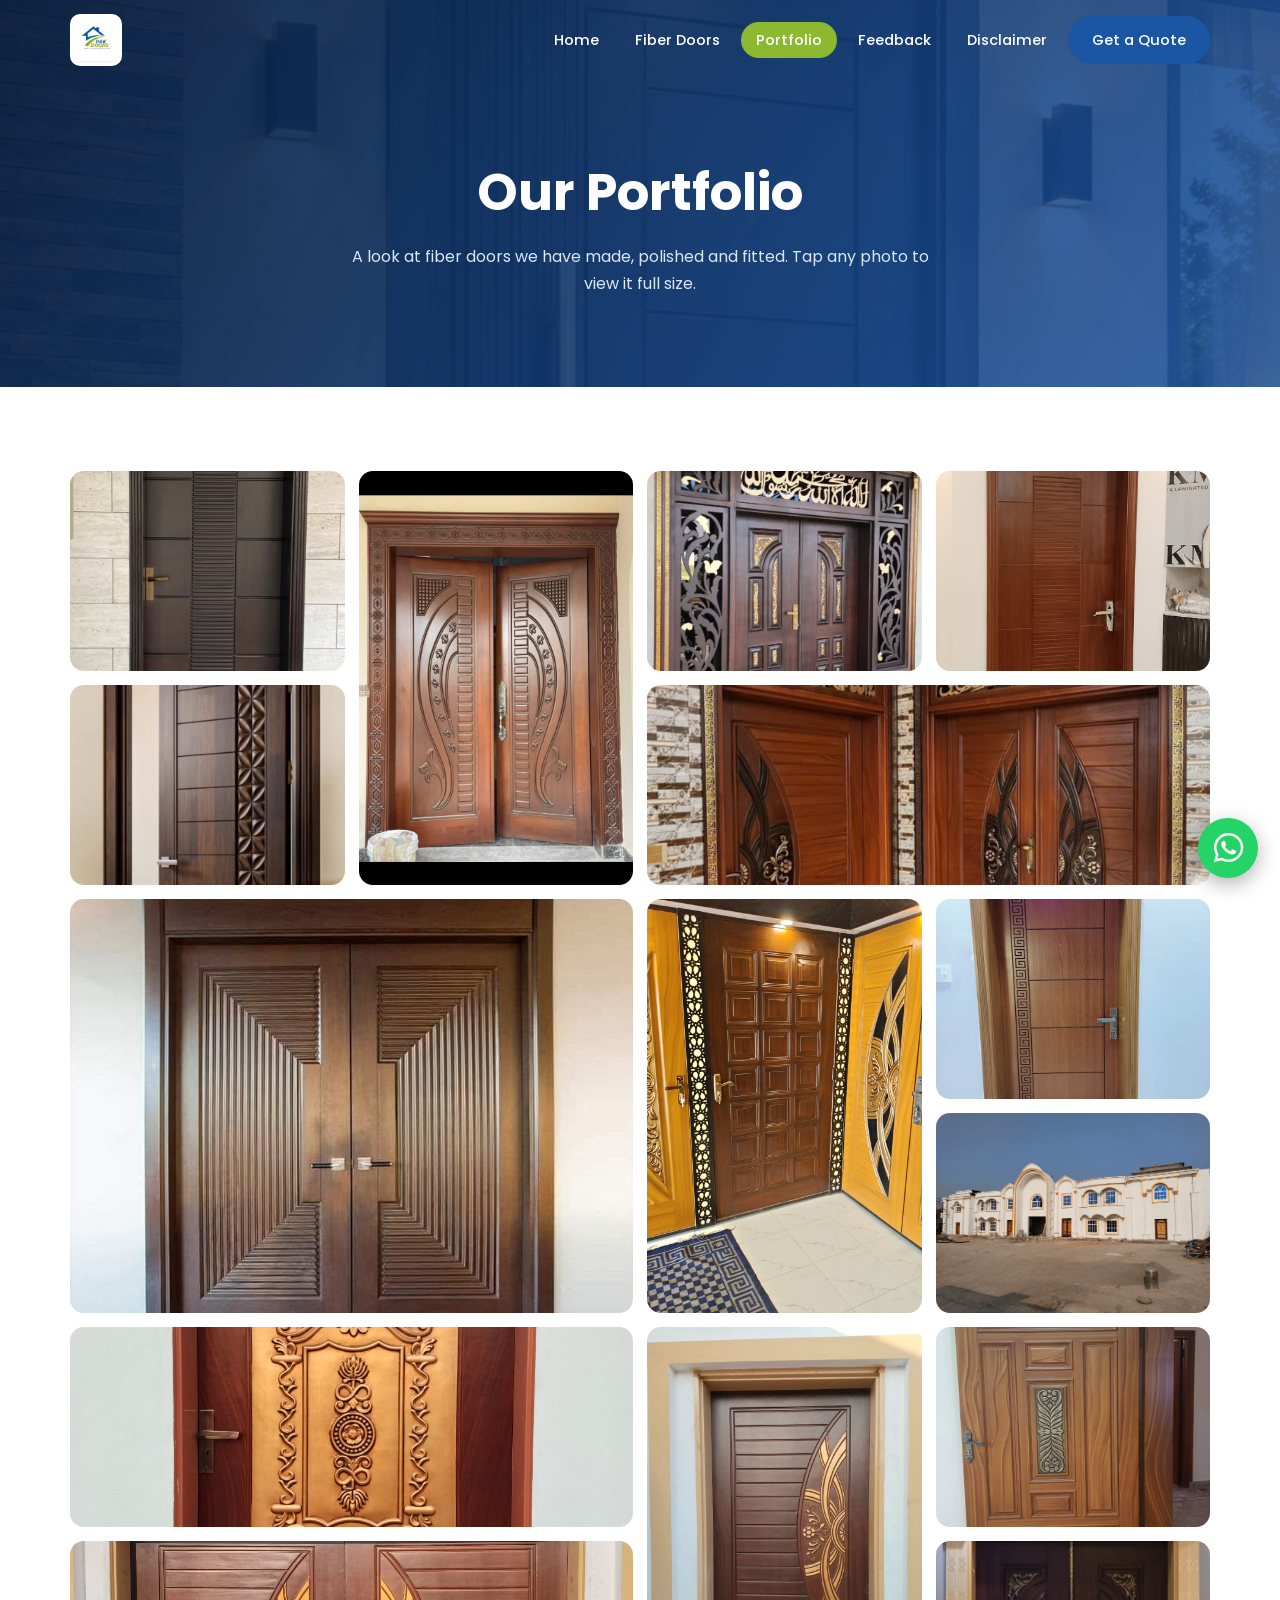
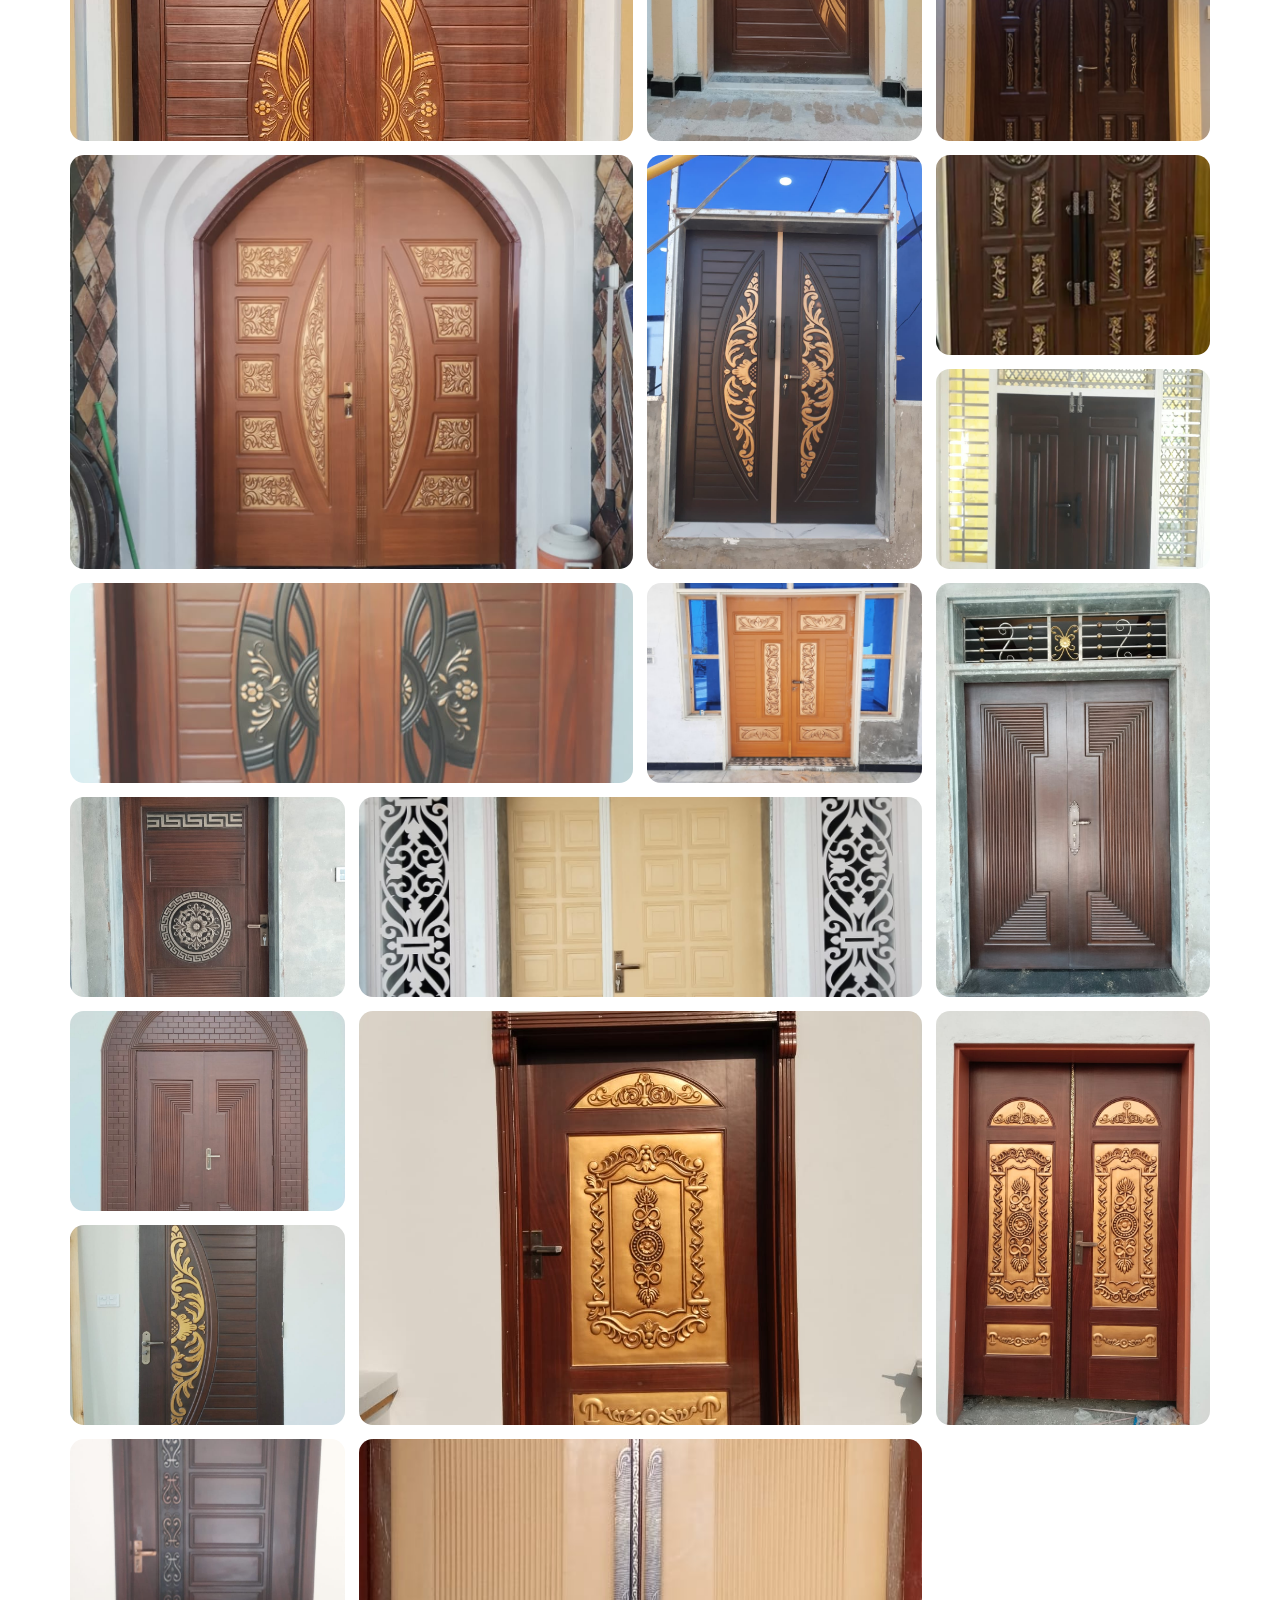
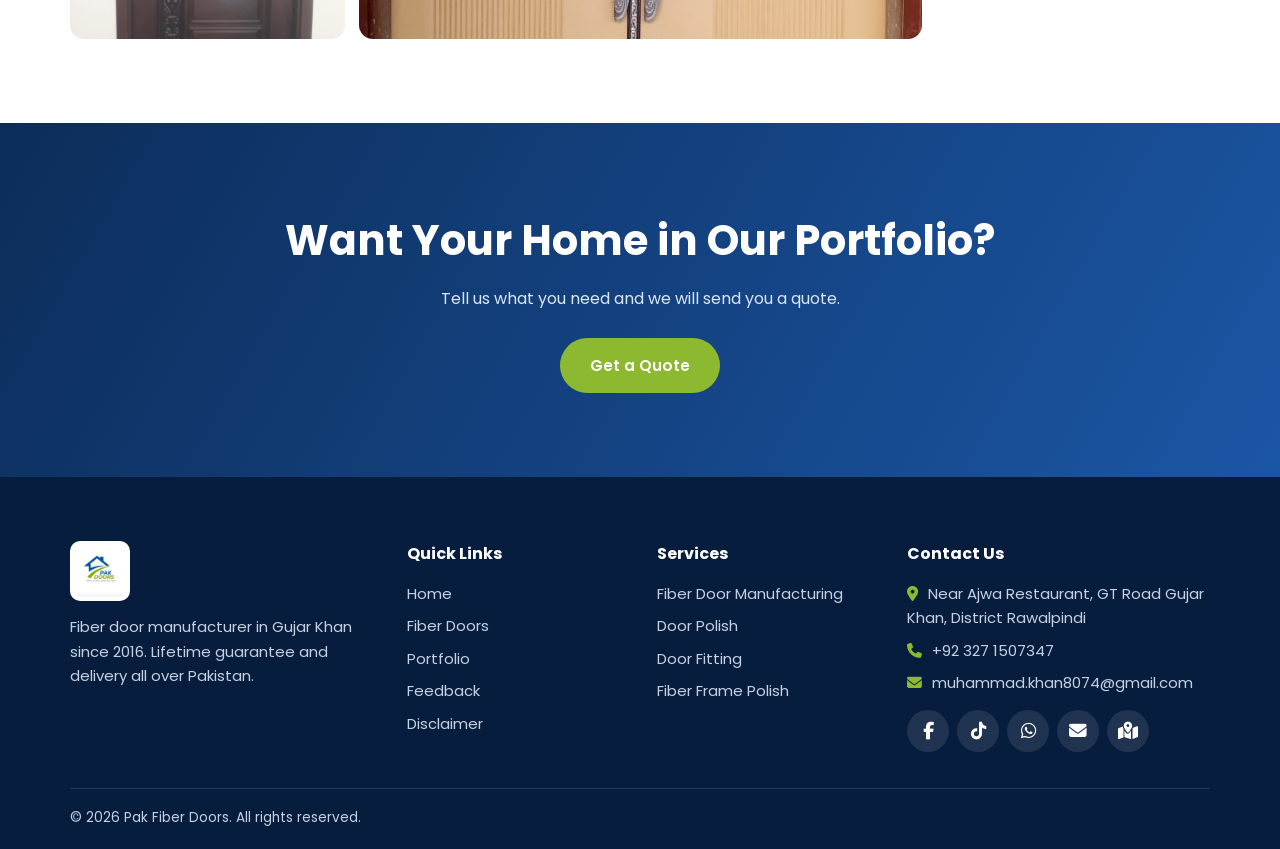
<file: portfolio.html>
<!doctype html>
<html lang="en">
  <head>
    <meta charset="UTF-8" />
    <meta name="viewport" content="width=device-width,initial-scale=1" />
    <title>Portfolio | Fiber Doors Fitted by Pak Fiber Doors</title>
    <meta
      name="description"
      content="See our completed fiber door projects across Pakistan. Quality manufacturing, polish and fitting by Pak Fiber Doors, Gujar Khan."
    />
    <meta name="theme-color" content="#1b56a5" />
    <link rel="canonical" href="https://pakfiberdoors.com/portfolio.html" />
    <link rel="icon" href="logo.png" />
    <meta property="og:type" content="website" />
    <meta property="og:title" content="Portfolio | Pak Fiber Doors" />
    <meta property="og:description" content="Our completed fiber door projects." />
    <meta property="og:url" content="https://pakfiberdoors.com/portfolio.html" />
    <meta property="og:image" content="https://pakfiberdoors.com/heroimage.png" />
    <link rel="preconnect" href="https://fonts.googleapis.com" />
    <link rel="preconnect" href="https://fonts.gstatic.com" crossorigin />
    <link
      href="https://fonts.googleapis.com/css2?family=Poppins:wght@400;500;600;700&display=swap"
      rel="stylesheet"
    />
    <link rel="stylesheet" href="https://cdnjs.cloudflare.com/ajax/libs/font-awesome/6.5.0/css/all.min.css" />
    <link rel="stylesheet" href="style.css" />
  </head>
  <body data-p="portfolio">
    <!-- =====================================
     NAVBAR (built by script.js)
===================================== -->
    <header id="nav"></header>
    <main>
      <!-- =====================================
     PAGE BANNER
===================================== -->
      <div class="bn">
        <div class="w">
          <h1 class="up">Our Portfolio</h1>
          <p class="up" style="--d: 0.2s">
            A look at fiber doors we have made, polished and fitted. Tap any photo to view it full size.
          </p>
        </div>
      </div>
      <!-- =====================================
     PORTFOLIO GRID (30 photos, mixed sizes)
===================================== -->
      <section>
        <div class="w"><div class="pg" id="pg"></div></div>
      </section>
      <!-- =====================================
     CALL TO ACTION
===================================== -->
      <section class="cta">
        <div class="w">
          <h2>Want Your Home in Our Portfolio?</h2>
          <p>Tell us what you need and we will send you a quote.</p>
          <a class="btn b-g" data-wa="Hi! I want a quote from Pak Fiber Doors.">Get a Quote</a>
        </div>
      </section>
    </main>
    <!-- =====================================
     FOOTER (built by script.js)
===================================== -->
    <footer class="ft" id="foot"></footer>
    <script src="script.js"></script>
    <script>
      // ===== PHOTOS: portfolio1.png ... portfolio30.png. S = repeating size pattern for the mixed layout =====
      const S = ["", "t", "", "w2", "", "bx", "t", "", "", "w2"],
        P2 = [];
      for (let i = 1; i <= 30; i++) P2.push({ s: `portfolio${i}.png`, c: `Project ${i}` });
      // ===== BUILD THE GRID =====
      $("#pg").innerHTML = P2.map(
        (x, k) => `
  <a class="${S[k % S.length]}" data-k="${k}" role="button" tabindex="0" aria-label="View ${x.c}">
    <img src="${x.s}" alt="Fiber door project ${k + 1} by Pak Fiber Doors" loading="lazy" onerror="this.style.opacity=0">
  </a>`,
      ).join("");
      // ===== CLICK / ENTER OPENS THE LIGHTBOX =====
      const op = (a) =>
        LB(
          P2.map((x) => ({ s: x.s, c: x.c, w: "" })),
          +a.dataset.k,
        );
      $("#pg").onclick = (e) => {
        const a = e.target.closest("a");
        if (a) op(a);
      };
      $("#pg").onkeydown = (e) => {
        if (e.key == "Enter" && e.target.dataset.k) op(e.target);
      };
    </script>
  </body>
</html>
</file>
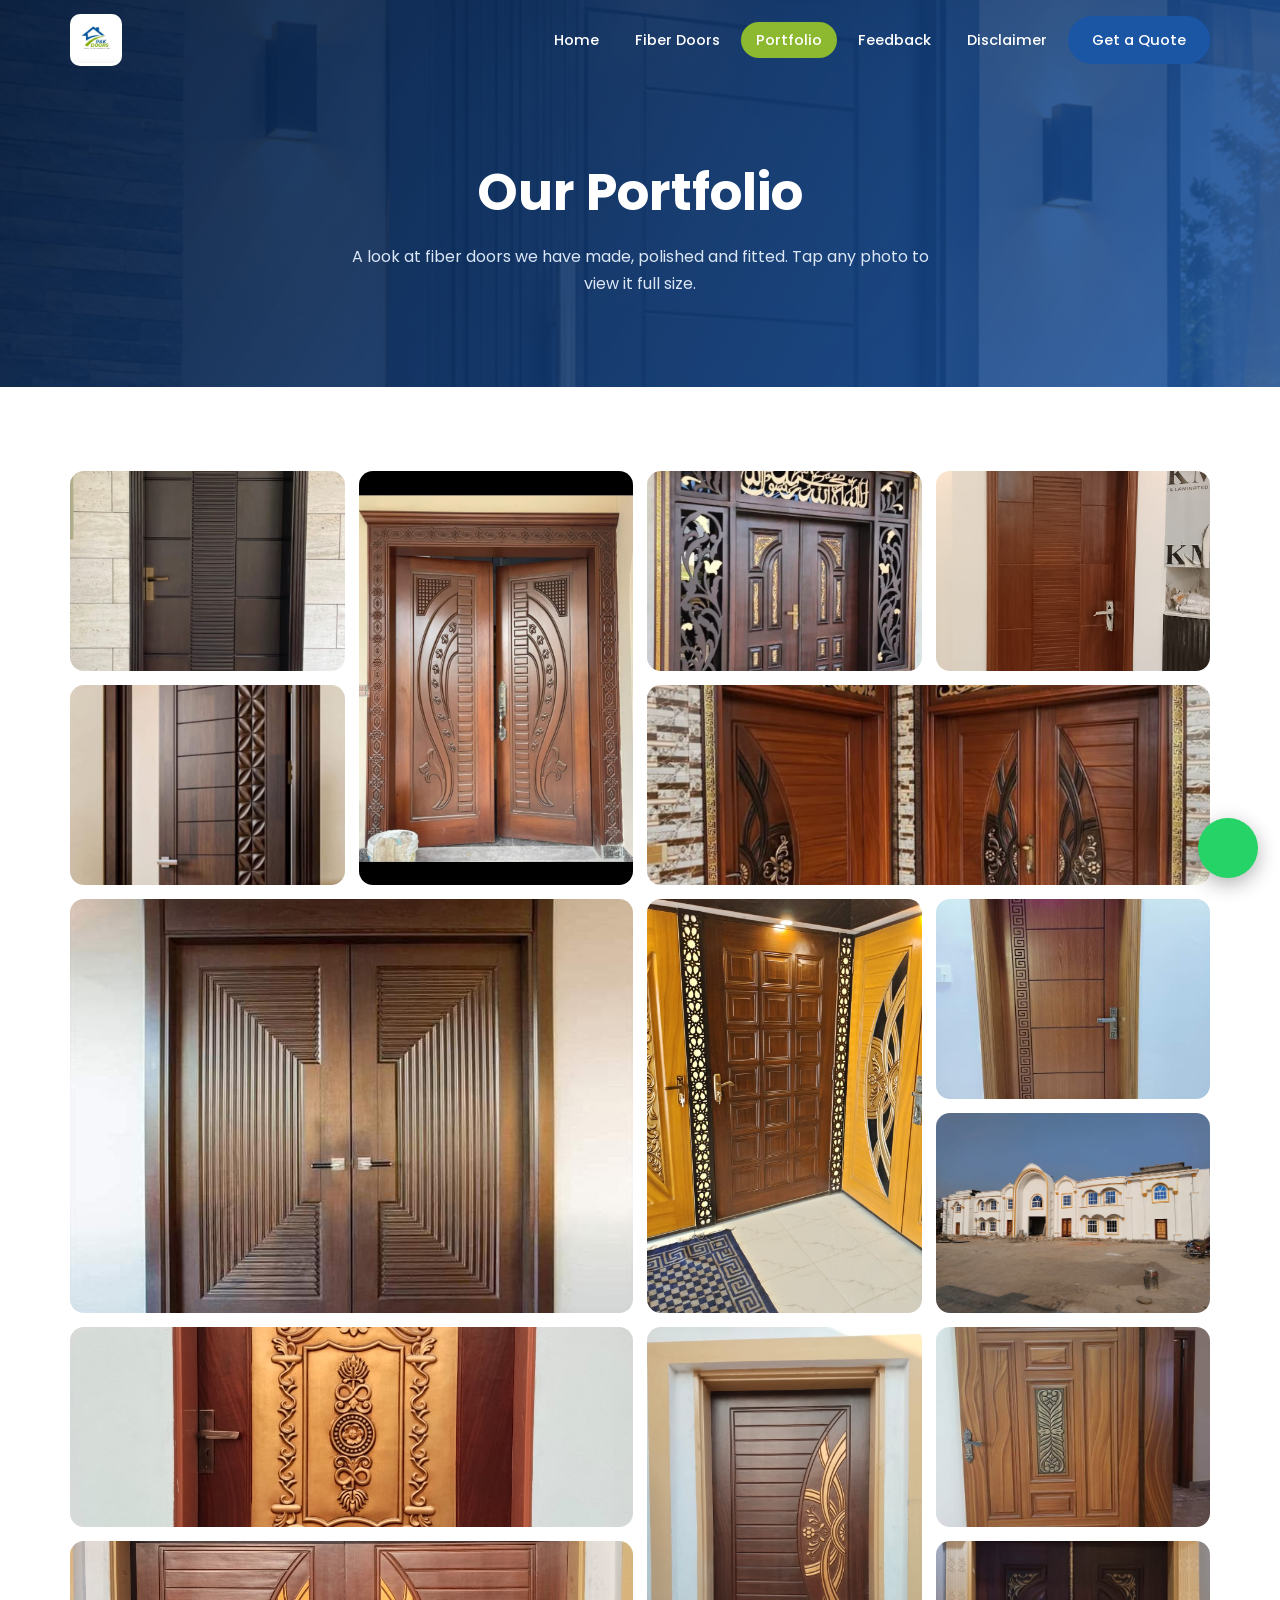
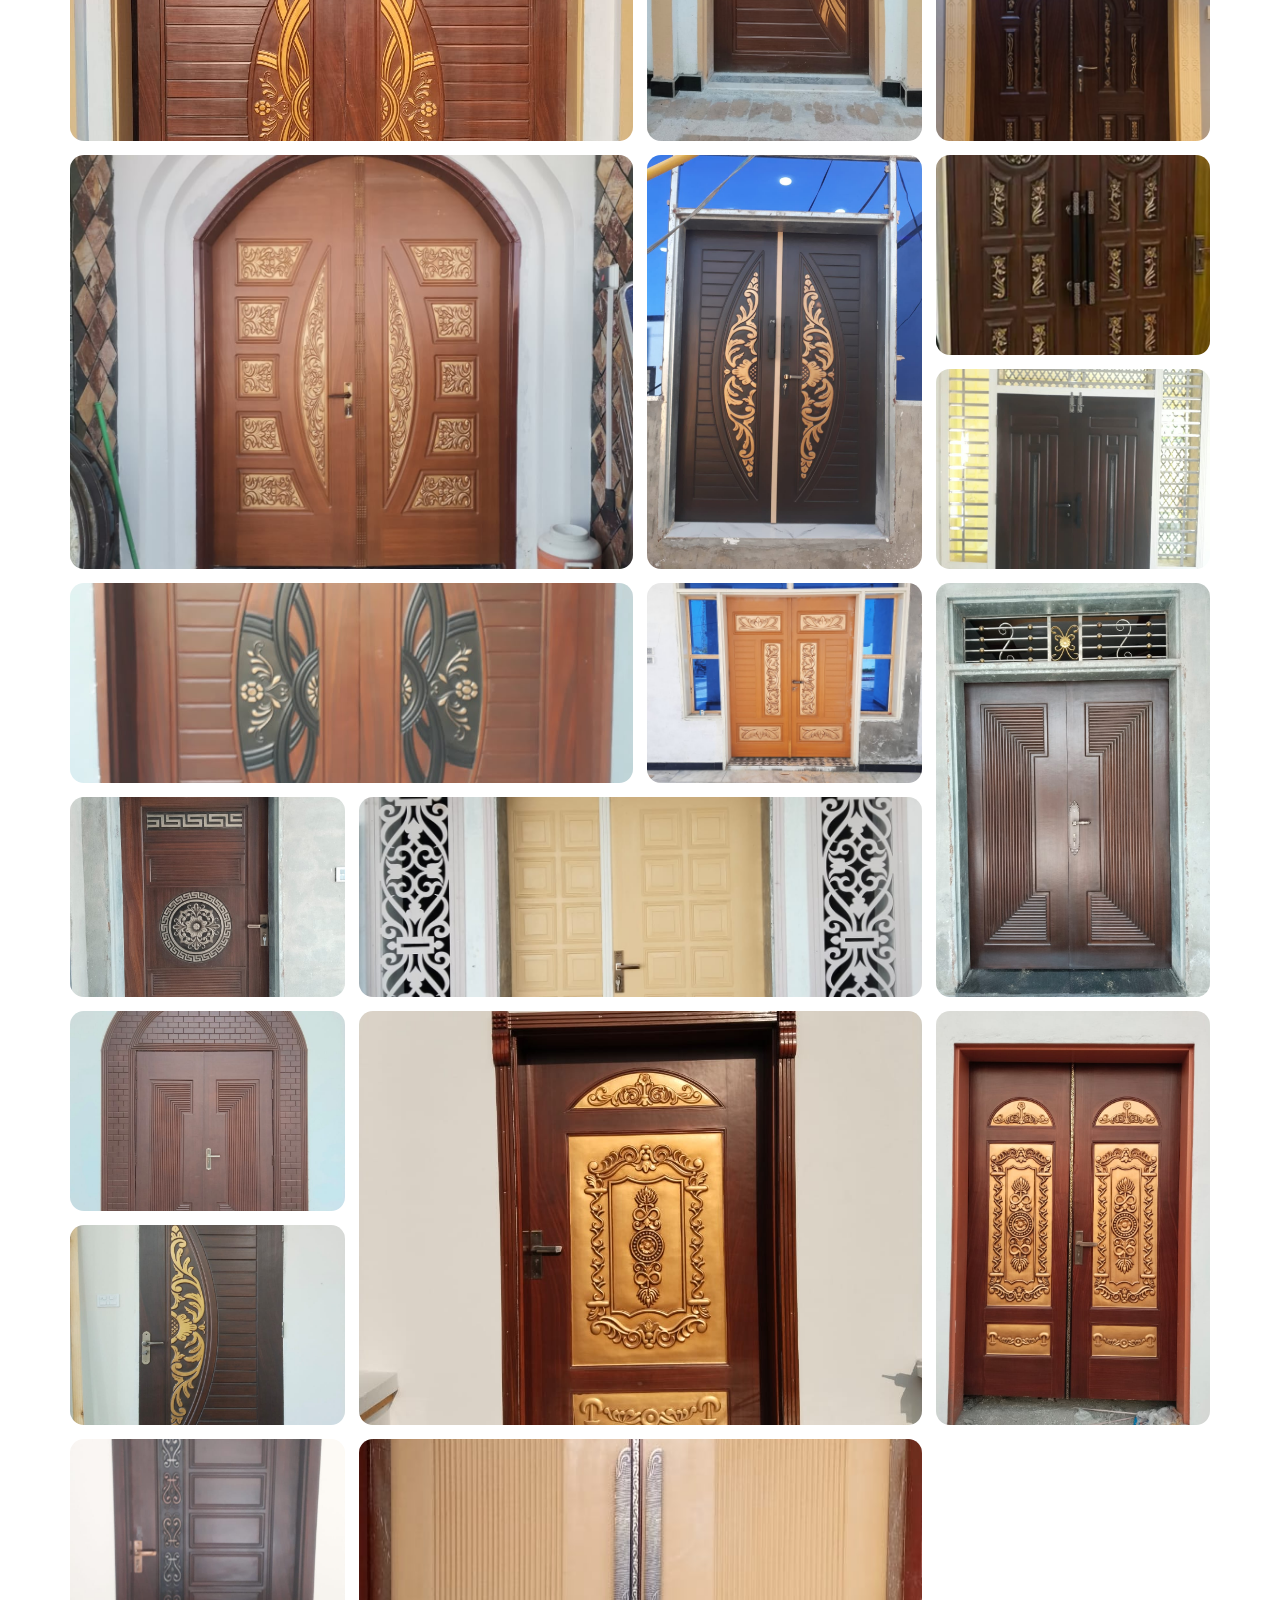
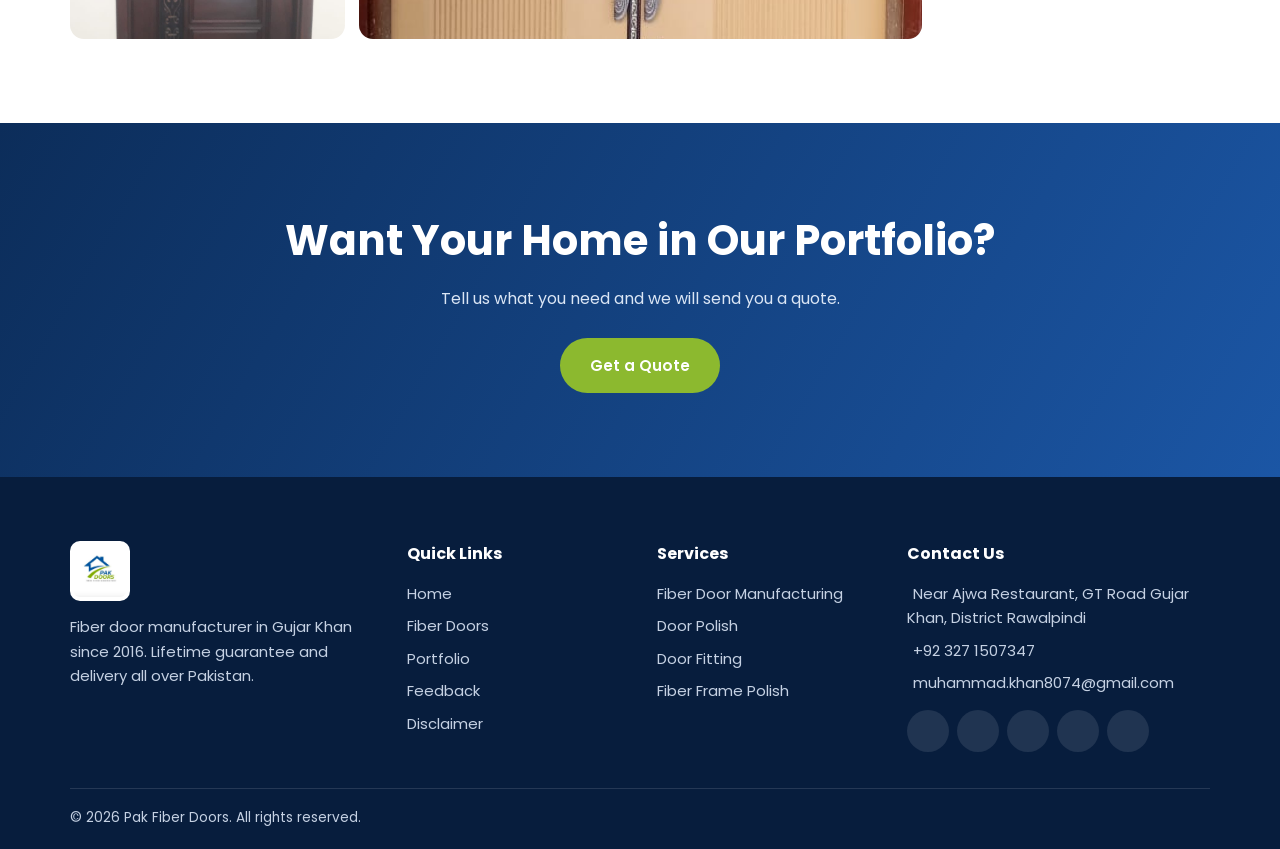
<file: potfolio.html>
<!DOCTYPE html>
<html lang="en"><head><meta charset="UTF-8"><meta name="viewport" content="width=device-width,initial-scale=1">
<title>Portfolio | Fiber Doors Fitted by Pak Fiber Doors</title>
<meta name="description" content="See our completed fiber door projects across Pakistan. Quality manufacturing, polish and fitting by Pak Fiber Doors, Gujar Khan.">
<meta name="theme-color" content="#1b56a5"><link rel="canonical" href="https://pakfiberdoors.com/portfolio.html"><link rel="icon" href="logo.png">
<meta property="og:type" content="website"><meta property="og:title" content="Portfolio | Pak Fiber Doors"><meta property="og:description" content="Our completed fiber door projects."><meta property="og:url" content="https://pakfiberdoors.com/portfolio.html"><meta property="og:image" content="https://pakfiberdoors.com/heroimage.png">
<link rel="preconnect" href="https://fonts.googleapis.com"><link rel="preconnect" href="https://fonts.gstatic.com" crossorigin><link href="https://fonts.googleapis.com/css2?family=Poppins:wght@400;500;600;700&display=swap" rel="stylesheet"><link rel="stylesheet" href="style.css"></head>
<body data-p="portfolio"><header id="nav"></header>
<main><div class="bn"><div class="w"><h1 class="up">Our Portfolio</h1><p class="up" style="--d:.2s">A look at fiber doors we have made, polished and fitted. Tap any photo to view it full size.</p></div></div>
<section><div class="w"><div class="pg" id="pg"></div></div></section>
<section class="cta"><div class="w"><h2>Want Your Home in Our Portfolio?</h2><p>Tell us what you need and we will send you a quote.</p><a class="btn b-g" data-wa="Hi! I want a quote from Pak Fiber Doors.">Get a Quote</a></div></section></main>
<footer class="ft" id="foot"></footer><script src="script.js"></script>
<script>
const S=['','t','','w2','','bx','t','','','w2'],P2=[];for(let i=1;i<=30;i++)P2.push({s:`portfolio${i}.png`,c:`Project ${i}`});
$('#pg').innerHTML=P2.map((x,k)=>`<a class="${S[k%S.length]}" data-k="${k}" role="button" tabindex="0" aria-label="View ${x.c}"><img src="${x.s}" alt="Fiber door project ${k+1} by Pak Fiber Doors" loading="lazy" onerror="this.style.opacity=0"></a>`).join('');
const op=a=>LB(P2.map(x=>({s:x.s,c:x.c,w:''})),+a.dataset.k);
$('#pg').onclick=e=>{const a=e.target.closest('a');if(a)op(a)};$('#pg').onkeydown=e=>{if(e.key=='Enter'&&e.target.dataset.k)op(e.target)};
</script></body></html>
</file>
<file: style.css>
/* ===== DESIGN TOKENS (colours, radius, shadow) ===== */
:root {
  --b: #1b56a5;
  --bd: #0c2d5a;
  --g: #8cb92f;
  --gd: #6f9a1c;
  --bg: #f4f8fd;
  --tx: #1d2b3a;
  --mu: #5d6b7c;
  --r: 18px;
  --sh: 0 10px 30px rgba(12, 45, 90, 0.12);
}
* {
  margin: 0;
  padding: 0;
  box-sizing: border-box;
}
html {
  scroll-behavior: smooth;
}
body {
  font-family: "Poppins", system-ui, sans-serif;
  color: var(--tx);
  line-height: 1.65;
  overflow-x: hidden;
  background: #fff;
}
img {
  max-width: 100%;
  display: block;
}
a {
  text-decoration: none;
  color: inherit;
}
ul {
  list-style: none;
}
.w {
  max-width: 1180px;
  margin: auto;
  padding: 0 20px;
}
section {
  padding: 84px 0;
}
.tag {
  color: var(--g);
  font-weight: 600;
  font-size: 0.95rem;
}
h2.t {
  font-size: clamp(1.8rem, 4vw, 2.6rem);
  color: var(--bd);
  margin: 4px 0 14px;
  line-height: 1.2;
}
.ctr {
  text-align: center;
}
.ctr > p {
  max-width: 620px;
  margin: 0 auto 42px;
  color: var(--mu);
}
/* ===== BUTTONS ===== */
.btn {
  display: inline-flex;
  align-items: center;
  gap: 8px;
  padding: 13px 28px;
  border-radius: 50px;
  font-weight: 600;
  border: 2px solid transparent;
  cursor: pointer;
  transition: 0.3s;
  font-size: 0.95rem;
  font-family: inherit;
}
.b-g {
  background: var(--g);
  color: #fff;
}
.b-g:hover {
  background: var(--gd);
  transform: translateY(-3px);
  box-shadow: 0 8px 22px rgba(140, 185, 47, 0.55);
}
.b-o {
  border-color: #fff;
  color: #fff;
}
.b-o:hover {
  background: #fff;
  color: var(--b);
  transform: translateY(-3px);
}
.b-b {
  background: var(--b);
  color: #fff;
}
.b-b:hover {
  background: var(--bd);
  transform: translateY(-3px);
}
/* ===== NAVBAR ===== */
#nav {
  position: fixed;
  top: 0;
  left: 0;
  right: 0;
  z-index: 100;
  transition: 0.35s;
  padding: 14px 0;
}
#nav.sc {
  background: rgba(255, 255, 255, 0.96);
  box-shadow: 0 4px 20px rgba(0, 0, 0, 0.09);
  padding: 7px 0;
  backdrop-filter: blur(8px);
}
.nv {
  display: flex;
  align-items: center;
  justify-content: space-between;
}
.nv img {
  height: 52px;
  background: #fff;
  border-radius: 10px;
  padding: 3px;
}
.nl {
  display: flex;
  gap: 6px;
  align-items: center;
}
.nl a {
  padding: 8px 15px;
  border-radius: 30px;
  font-weight: 500;
  font-size: 0.92rem;
  color: #fff;
  transition: 0.3s;
}
#nav.sc .nl a {
  color: var(--bd);
}
.nl a:hover,
.nl a.on {
  background: var(--g);
  color: #fff !important;
}
.nl a.btn {
  background: var(--b);
  color: #fff !important;
  padding: 10px 22px;
}
.hb {
  display: none;
  background: none;
  border: 0;
  color: #fff;
  font-size: 1.9rem;
  cursor: pointer;
  z-index: 102;
}
#nav.sc .hb {
  color: var(--bd);
}
.hb.o {
  color: #fff !important;
}
/* ===== HERO ===== */
.hero {
  min-height: 100vh;
  display: flex;
  align-items: center;
  position: relative;
  color: #fff;
  background: var(--bd);
  overflow: hidden;
}
.hero::before {
  content: "";
  position: absolute;
  inset: 0;
  background: url(heroimage.png) center/cover;
  animation: kb 20s ease-in-out infinite alternate;
}
.hero::after {
  content: "";
  position: absolute;
  inset: 0;
  background: linear-gradient(105deg, rgba(7, 29, 61, 0.94) 28%, rgba(27, 86, 165, 0.5));
}
.hc {
  position: relative;
  z-index: 2;
  padding-top: 90px;
}
.hc p {
  max-width: 560px;
  font-size: 1.08rem;
  color: #dbe6f5;
  margin-bottom: 28px;
}
.hero h1 {
  font-size: clamp(2.5rem, 7vw, 4.8rem);
  line-height: 1.08;
  margin: 12px 0 18px;
  max-width: 760px;
}
.hero h1::after {
  content: "";
  display: block;
  width: 150px;
  height: 8px;
  margin-top: 16px;
  border-radius: 0 40px 40px 0;
  background: var(--g);
  transform: skewX(-25deg);
  animation: gr 1.2s 0.9s both;
}
.chs {
  display: flex;
  flex-wrap: wrap;
  gap: 10px;
  margin-top: 30px;
}
.ch {
  padding: 9px 18px;
  border-radius: 40px;
  background: rgba(255, 255, 255, 0.13);
  backdrop-filter: blur(8px);
  border: 1px solid rgba(255, 255, 255, 0.3);
  font-size: 0.88rem;
}
.sw {
  position: absolute;
  bottom: -1px;
  left: 0;
  width: 100%;
  line-height: 0;
  z-index: 3;
}
.sd {
  position: absolute;
  bottom: 90px;
  left: 50%;
  width: 26px;
  height: 42px;
  border: 2px solid #fff;
  border-radius: 20px;
  z-index: 3;
  opacity: 0.8;
}
.sd::after {
  content: "";
  position: absolute;
  top: 7px;
  left: 50%;
  width: 4px;
  height: 8px;
  margin-left: -2px;
  background: #fff;
  border-radius: 3px;
  animation: sc 1.6s infinite;
}
/* ===== INNER PAGE BANNER ===== */
.bn {
  padding: 150px 0 90px;
  text-align: center;
  color: #fff;
  position: relative;
  background: var(--bd);
}
.bn::before {
  content: "";
  position: absolute;
  inset: 0;
  background:
    linear-gradient(120deg, rgba(7, 29, 61, 0.95), rgba(27, 86, 165, 0.85)),
    url(heroimage.png) center/cover;
}
.bn .w {
  position: relative;
}
.bn h1 {
  font-size: clamp(2rem, 5vw, 3.2rem);
}
.bn p {
  color: #dbe6f5;
  max-width: 600px;
  margin: 10px auto 0;
}
/* ===== CARDS ===== */
.g4 {
  display: grid;
  grid-template-columns: repeat(auto-fit, minmax(250px, 1fr));
  gap: 26px;
}
.cd {
  background: #fff;
  border-radius: var(--r);
  box-shadow: var(--sh);
  overflow: hidden;
  transition: 0.4s;
}
.cd:hover {
  transform: translateY(-10px);
  box-shadow: 0 22px 44px rgba(12, 45, 90, 0.2);
}
.iw {
  overflow: hidden;
  height: 210px;
  background: linear-gradient(135deg, #dbe7f6, #eef3fa);
}
.iw img,
.iw div {
  width: 100%;
  height: 100%;
  object-fit: cover;
  transition: 0.6s;
}
.cd:hover .iw img,
.cd:hover .iw div {
  transform: scale(1.1);
}
.tx {
  padding: 22px;
}
.tx h3 {
  color: var(--bd);
  margin-bottom: 6px;
}
.tx p {
  color: var(--mu);
  font-size: 0.92rem;
  margin-bottom: 16px;
}
/* ===== COMPARISON TABLE ===== */
.tw {
  overflow-x: auto;
  border-radius: var(--r);
  box-shadow: var(--sh);
}
table {
  width: 100%;
  border-collapse: collapse;
  min-width: 560px;
}
th,
td {
  padding: 16px 20px;
  text-align: left;
}
th {
  background: var(--bd);
  color: #fff;
}
th.f {
  background: var(--g);
}
tr:nth-child(even) td {
  background: var(--bg);
}
td.f {
  font-weight: 600;
  color: var(--bd);
}
/* ===== ABOUT ===== */
.ab {
  display: grid;
  grid-template-columns: 1fr 1fr;
  gap: 56px;
  align-items: center;
}
.pic {
  position: relative;
}
.pic div {
  aspect-ratio: 4/5;
  border-radius: var(--r);
  background: linear-gradient(135deg, #dbe7f6, #eef3fa);
  overflow: hidden;
}
.pic img {
  width: 100%;
  height: 100%;
  object-fit: cover;
}
.bdg {
  position: absolute;
  bottom: -18px;
  right: -10px;
  background: var(--g);
  color: #fff;
  padding: 16px 24px;
  border-radius: 16px;
  font-weight: 700;
  box-shadow: var(--sh);
  animation: fl 3s ease-in-out infinite;
  line-height: 1.3;
}
.ab p {
  color: var(--mu);
  margin-bottom: 16px;
}
.alt {
  background: var(--bg);
}
/* ===== STEPS ===== */
.stp {
  text-align: center;
  padding: 10px;
}
.stp i {
  display: grid;
  place-items: center;
  width: 64px;
  height: 64px;
  margin: 0 auto 14px;
  border-radius: 50%;
  background: var(--b);
  color: #fff;
  font: 700 1.4rem "Poppins";
  font-style: normal;
  transition: 0.4s;
}
.stp:hover i {
  background: var(--g);
  transform: rotate(360deg);
}
.stp p {
  color: var(--mu);
  font-size: 0.92rem;
}
/* ===== CTA BANNER ===== */
.cta {
  background: linear-gradient(120deg, var(--bd), var(--b));
  color: #fff;
  text-align: center;
  padding: 84px 0;
}
.cta h2 {
  font-size: clamp(1.8rem, 4vw, 2.6rem);
  margin-bottom: 10px;
}
.cta p {
  color: #dbe6f5;
  margin-bottom: 26px;
}
/* ===== FOOTER ===== */
.ft {
  background: #071d3d;
  color: #c5d1e3;
  padding: 64px 0 20px;
}
.fg {
  display: grid;
  grid-template-columns: 1.4fr 1fr 1fr 1.4fr;
  gap: 34px;
}
.ft h4 {
  color: #fff;
  margin-bottom: 14px;
}
.ft li,
.ft p {
  margin-bottom: 8px;
  font-size: 0.93rem;
}
.ft a:hover {
  color: var(--g);
}
.so {
  display: flex;
  flex-wrap: wrap;
  gap: 8px;
  margin-top: 14px;
}
.so a {
  padding: 8px 16px;
  border-radius: 30px;
  background: rgba(255, 255, 255, 0.1);
  font-size: 0.85rem;
  transition: 0.3s;
}
.so a:hover {
  background: var(--g);
  color: #fff;
  transform: translateY(-3px);
}
.cp {
  border-top: 1px solid rgba(255, 255, 255, 0.12);
  margin-top: 36px;
  padding-top: 18px;
  text-align: center;
  font-size: 0.85rem;
}
/* ===== FLOATING BUTTONS ===== */
.wa {
  position: fixed;
  bottom: 22px;
  right: 22px;
  width: 60px;
  height: 60px;
  border-radius: 50%;
  background: #25d366;
  display: grid;
  place-items: center;
  font-size: 1.7rem;
  z-index: 90;
  box-shadow: 0 6px 20px rgba(0, 0, 0, 0.3);
  animation: pl 2s infinite;
}
.wa:hover {
  transform: scale(1.12);
}
.up2 {
  position: fixed;
  bottom: 94px;
  right: 30px;
  width: 44px;
  height: 44px;
  border-radius: 50%;
  background: var(--b);
  color: #fff;
  border: 0;
  cursor: pointer;
  font-size: 1.2rem;
  z-index: 90;
  opacity: 0;
  pointer-events: none;
  transition: 0.3s;
}
.up2.s {
  opacity: 1;
  pointer-events: auto;
}
/* ===== SCROLL ANIMATIONS ===== */
.rv {
  opacity: 0;
  transform: translateY(40px);
  transition:
    opacity 0.8s,
    transform 0.8s;
  transition-delay: var(--d, 0s);
}
.rv.l {
  transform: translateX(-50px);
}
.rv.r {
  transform: translateX(50px);
}
.rv.in {
  opacity: 1;
  transform: none;
}
.up {
  opacity: 0;
  animation: up 0.9s var(--d, 0s) forwards;
}
/* ===== FIBER DOORS PAGE ===== */
.tl {
  display: flex;
  flex-wrap: wrap;
  gap: 14px;
  justify-content: space-between;
  align-items: center;
  margin-bottom: 30px;
}
.fl button {
  padding: 10px 22px;
  border-radius: 30px;
  border: 2px solid var(--b);
  background: #fff;
  color: var(--b);
  font: 600 0.92rem "Poppins";
  cursor: pointer;
  transition: 0.3s;
  margin: 3px;
}
.fl button.on,
.fl button:hover {
  background: var(--b);
  color: #fff;
}
.tl input {
  padding: 12px 20px;
  border-radius: 30px;
  border: 2px solid #d5e0ee;
  font: inherit;
  min-width: 230px;
  outline: 0;
}
.tl input:focus {
  border-color: var(--g);
}
.art {
  animation: pop 0.5s;
}
.art .iw {
  height: auto;
  aspect-ratio: 3/4;
  cursor: zoom-in;
}
.art .tx {
  text-align: center;
}
.art .btn {
  padding: 10px 20px;
  font-size: 0.88rem;
}
.em {
  display: none;
  text-align: center;
  color: var(--mu);
  padding: 40px;
}
/* ===== PORTFOLIO PAGE ===== */
.pg {
  display: grid;
  grid-template-columns: repeat(auto-fill, minmax(220px, 1fr));
  grid-auto-rows: 200px;
  grid-auto-flow: dense;
  gap: 14px;
}
.pg a {
  border-radius: 14px;
  overflow: hidden;
  position: relative;
  background: linear-gradient(135deg, #dbe7f6, #eef3fa);
  cursor: zoom-in;
  display: block;
}
.pg img {
  width: 100%;
  height: 100%;
  object-fit: cover;
  transition: 0.6s;
}
.pg a:hover img {
  transform: scale(1.1);
}
.pg a::after {
  content: "🔍";
  position: absolute;
  inset: 0;
  display: grid;
  place-items: center;
  font-size: 1.8rem;
  background: rgba(12, 45, 90, 0.45);
  opacity: 0;
  transition: 0.3s;
}
.pg a:hover::after {
  opacity: 1;
}
.pg .t {
  grid-row: span 2;
}
.pg .w2 {
  grid-column: span 2;
}
.pg .bx {
  grid-column: span 2;
  grid-row: span 2;
}
/* ===== LIGHTBOX ===== */
#lb {
  position: fixed;
  inset: 0;
  background: rgba(5, 20, 45, 0.95);
  z-index: 300;
  display: none;
  align-items: center;
  justify-content: center;
  flex-direction: column;
  gap: 14px;
  padding: 20px;
}
#lb.o {
  display: flex;
}
#lb img {
  max-width: 92vw;
  max-height: 74vh;
  border-radius: 12px;
  animation: zi 0.3s;
}
#lb b {
  color: #fff;
  font-size: 1.1rem;
}
#lb button {
  position: absolute;
  background: rgba(255, 255, 255, 0.15);
  color: #fff;
  border: 0;
  width: 48px;
  height: 48px;
  border-radius: 50%;
  font-size: 1.5rem;
  cursor: pointer;
  transition: 0.3s;
}
#lb button:hover {
  background: var(--g);
}
.lx {
  top: 20px;
  right: 20px;
}
.lp {
  left: 16px;
  top: 50%;
}
.ln {
  right: 16px;
  top: 50%;
}
/* ===== DISCLAIMER PAGE ===== */
.leg {
  max-width: 860px;
  margin: auto;
}
.leg h2 {
  color: var(--bd);
  margin: 28px 0 8px;
  font-size: 1.3rem;
}
.leg p {
  color: var(--mu);
}
a:focus-visible,
button:focus-visible,
input:focus-visible {
  outline: 3px solid var(--g);
  outline-offset: 3px;
}
/* ===== KEYFRAMES ===== */
@keyframes kb {
  to {
    transform: scale(1.12);
  }
}
@keyframes up {
  from {
    opacity: 0;
    transform: translateY(35px);
  }
  to {
    opacity: 1;
    transform: none;
  }
}
@keyframes gr {
  from {
    width: 0;
  }
  to {
    width: 150px;
  }
}
@keyframes sc {
  50% {
    transform: translateY(12px);
    opacity: 0.2;
  }
}
@keyframes fl {
  50% {
    transform: translateY(-8px);
  }
}
@keyframes pop {
  from {
    opacity: 0;
    transform: scale(0.92);
  }
}
@keyframes zi {
  from {
    opacity: 0;
    transform: scale(0.9);
  }
}
@keyframes pl {
  0% {
    box-shadow: 0 0 0 0 rgba(37, 211, 102, 0.6);
  }
  100% {
    box-shadow: 0 0 0 22px rgba(37, 211, 102, 0);
  }
}
/* ===== RESPONSIVE (mobile) ===== */
@media (max-width: 860px) {
  .hb {
    display: block;
  }
  .nl {
    position: fixed;
    top: 0;
    right: -100%;
    height: 100vh;
    width: 78%;
    background: var(--bd);
    flex-direction: column;
    justify-content: center;
    gap: 12px;
    transition: 0.4s;
    z-index: 101;
  }
  .nl.o {
    right: 0;
  }
  .nl a {
    color: #fff !important;
    font-size: 1.1rem;
  }
  .ab,
  .fg {
    grid-template-columns: 1fr;
  }
  .sd {
    display: none;
  }
  section {
    padding: 60px 0;
  }
  .pg {
    grid-template-columns: repeat(auto-fill, minmax(150px, 1fr));
    grid-auto-rows: 150px;
  }
}
@media (prefers-reduced-motion: reduce) {
  *,
  ::before,
  ::after {
    animation: none !important;
    transition: none !important;
  }
  .rv,
  .up {
    opacity: 1;
    transform: none;
  }
}

/* ===== FIXES: mobile nav stays sticky (no sideways overflow) ===== */
html,
body {
  max-width: 100%;
  overflow-x: hidden;
}
main {
  overflow-x: hidden;
  overflow-x: clip;
}
.bdg {
  right: 16px;
  bottom: -22px;
}

/* ===== CARD CLICK: green outline + proper hover after reveal ===== */
.cd.rv.in:hover {
  transform: translateY(-10px);
}
.rv.done {
  transition:
    transform 0.4s,
    box-shadow 0.4s,
    opacity 0.4s;
  transition-delay: 0s;
}
.cd:active,
.cd.sel {
  box-shadow:
    0 0 0 3px var(--g),
    0 22px 44px rgba(12, 45, 90, 0.2);
}

/* ===== SQUARE (1:1) DESIGN IMAGES ===== */
.sq,
.art .iw {
  aspect-ratio: 1/1;
  height: auto;
}

/* ===== STATS (floating cards) ===== */
.st {
  padding: 0 0 70px;
  background: #fff;
}
.sg {
  display: grid;
  grid-template-columns: repeat(4, 1fr);
  gap: 20px;
  margin-top: -64px;
  position: relative;
  z-index: 5;
}
.stc {
  background: #fff;
  border-radius: var(--r);
  padding: 26px 22px;
  box-shadow: var(--sh);
  border-top: 4px solid var(--g);
  position: relative;
  overflow: hidden;
}
.stc i {
  width: 52px;
  height: 52px;
  display: grid;
  place-items: center;
  border-radius: 14px;
  background: linear-gradient(135deg, var(--b), var(--bd));
  color: #fff;
  font-size: 1.3rem;
  margin-bottom: 14px;
  transition: 0.5s;
}
.stc b {
  display: block;
  font-size: clamp(1.8rem, 4vw, 2.5rem);
  color: var(--bd);
  line-height: 1.15;
}
.stc span {
  color: var(--mu);
  font-size: 0.92rem;
}
.stc::after {
  content: "";
  position: absolute;
  left: 0;
  bottom: 0;
  height: 4px;
  width: 0;
  background: var(--b);
  transition: width 1.6s 0.3s;
}
.stc.in::after {
  width: 100%;
}
.stc:hover i {
  background: var(--g);
  transform: rotate(-8deg) scale(1.1);
}
.stc.rv.in:hover {
  transform: translateY(-8px);
}

/* ===== ABOUT (16:9 image, icon points) ===== */
.pic {
  z-index: 0;
}
.pic div {
  aspect-ratio: 16/9;
  box-shadow: var(--sh);
}
.pic::before {
  content: "";
  position: absolute;
  top: -14px;
  left: -14px;
  width: 70%;
  height: 70%;
  border: 3px solid var(--g);
  border-radius: var(--r);
  z-index: -1;
}
.ai {
  display: flex;
  gap: 16px;
  align-items: flex-start;
  margin-bottom: 18px;
}
.ai i {
  flex: none;
  width: 54px;
  height: 54px;
  border-radius: 16px;
  display: grid;
  place-items: center;
  background: var(--bg);
  color: var(--b);
  font-size: 1.4rem;
  box-shadow: var(--sh);
  transition: 0.4s;
}
.ai:hover i {
  background: var(--g);
  color: #fff;
  transform: rotate(-8deg);
}
.ai h3 {
  color: var(--bd);
  font-size: 1.05rem;
  margin-bottom: 2px;
}
.ai p {
  margin: 0;
  font-size: 0.92rem;
}

/* ===== WHY CHOOSE US ===== */
.wy {
  display: grid;
  grid-template-columns: 1fr 1.8fr;
  gap: 28px;
  text-align: left;
}
.wp {
  background: linear-gradient(150deg, var(--bd), var(--b));
  color: #fff;
  border-radius: var(--r);
  padding: 40px 32px;
  position: relative;
  overflow: hidden;
  display: flex;
  flex-direction: column;
  justify-content: center;
  gap: 14px;
}
.wp::after {
  content: "";
  position: absolute;
  right: -60px;
  bottom: -60px;
  width: 200px;
  height: 200px;
  border-radius: 50%;
  border: 26px solid rgba(140, 185, 47, 0.35);
}
.wp > i {
  font-size: 3rem;
  color: var(--g);
}
.wp h3 {
  font-size: 1.6rem;
  line-height: 1.25;
}
.wp p {
  color: #dbe6f5;
}
.wl {
  display: grid;
  grid-template-columns: repeat(2, 1fr);
  gap: 18px;
}
.wi {
  display: flex;
  gap: 16px;
  padding: 24px;
  border-left: 5px solid var(--g);
}
.wi > i {
  flex: none;
  width: 50px;
  height: 50px;
  border-radius: 50%;
  display: grid;
  place-items: center;
  background: var(--bg);
  color: var(--b);
  font-size: 1.25rem;
  transition: 0.4s;
}
.wi:hover > i {
  background: var(--g);
  color: #fff;
  transform: scale(1.12);
}
.wi h3 {
  color: var(--bd);
  font-size: 1rem;
  margin-bottom: 4px;
}
.wi p {
  color: var(--mu);
  font-size: 0.9rem;
  margin: 0;
}

/* ===== REVIEWS ===== */
.rg {
  display: grid;
  grid-template-columns: repeat(auto-fit, minmax(290px, 1fr));
  gap: 24px;
  text-align: left;
}
.rc {
  padding: 28px;
  position: relative;
}
.rc .q {
  position: absolute;
  top: 22px;
  right: 24px;
  font-size: 2rem;
  color: #dbe7f6;
}
.rc .s {
  color: #f5b301;
  margin-bottom: 12px;
}
.rc p {
  color: var(--tx);
  font-size: 0.95rem;
  margin-bottom: 18px;
}
.rc .u {
  display: flex;
  align-items: center;
  gap: 12px;
}
.rc .u span {
  width: 44px;
  height: 44px;
  border-radius: 50%;
  display: grid;
  place-items: center;
  background: var(--b);
  color: #fff;
  font-weight: 600;
}
.rc .u b {
  display: block;
  color: var(--bd);
  line-height: 1.2;
}
.rc .u small {
  color: var(--mu);
}

/* ===== FOOTER ICONS + CONTACT DEVELOPER ===== */
.ft i {
  color: var(--g);
  margin-right: 6px;
}
.so a {
  width: 42px;
  height: 42px;
  padding: 0;
  display: grid;
  place-items: center;
  border-radius: 50%;
  font-size: 1.1rem;
}
.so a i {
  margin: 0;
  color: #fff;
}
.cp {
  display: flex;
  flex-wrap: wrap;
  gap: 14px;
  justify-content: space-between;
  align-items: center;
}
.dev {
  padding: 9px 20px;
  font-size: 0.85rem;
}
.ft a.btn,
.ft a.btn:hover,
.ft a.btn i {
  color: #fff;
}
.wa {
  font-size: 2.1rem;
  color: #fff;
}

/* ===== FEEDBACK PAGE ===== */
.fb {
  max-width: 760px;
  margin: -50px auto 0;
  position: relative;
  z-index: 5;
  background: #fff;
  border-radius: var(--r);
  box-shadow: var(--sh);
  padding: 28px;
}
.tabs {
  display: grid;
  grid-template-columns: repeat(3, 1fr);
  gap: 8px;
  background: var(--bg);
  padding: 6px;
  border-radius: 50px;
  margin-bottom: 24px;
}
.tabs button {
  padding: 12px 8px;
  border: 0;
  border-radius: 40px;
  background: none;
  font: 600 0.9rem "Poppins";
  color: var(--bd);
  cursor: pointer;
  transition: 0.3s;
}
.tabs button.on {
  background: var(--b);
  color: #fff;
}
.fp {
  display: none;
}
.fp.on {
  display: block;
  animation: pop 0.4s;
}
.fr {
  display: grid;
  gap: 16px;
}
.fr label {
  display: block;
  font-weight: 600;
  font-size: 0.9rem;
  color: var(--bd);
  margin-bottom: 4px;
}
.fr input,
.fr select,
.fr textarea {
  width: 100%;
  padding: 13px 16px;
  border: 2px solid #d5e0ee;
  border-radius: 12px;
  font: inherit;
  background: #fff;
  outline: 0;
  transition: 0.3s;
}
.fr input:focus,
.fr select:focus,
.fr textarea:focus {
  border-color: var(--g);
}
.fr .bad {
  border-color: #e5484d;
}
.er {
  display: none;
  color: #e5484d;
  font-size: 0.82rem;
  margin-top: 4px;
}
.stz {
  display: flex;
  gap: 6px;
  font-size: 2.2rem;
  color: #d5dbe5;
  cursor: pointer;
}
.stz i {
  transition: 0.2s;
}
.stz i.on {
  color: #f5b301;
  transform: scale(1.12);
}
.rl {
  font-weight: 600;
  color: var(--b);
  min-height: 1.6em;
}
.ok {
  display: none;
  text-align: center;
  padding: 30px 10px;
}
.ok.s {
  display: block;
  animation: pop 0.5s;
}
.ok i {
  font-size: 3.4rem;
  color: var(--g);
}
.ok h3 {
  color: var(--bd);
  margin: 8px 0;
}
.ok p {
  color: var(--mu);
  margin-bottom: 18px;
}

/* ===== RESPONSIVE (new sections) ===== */
@media (max-width: 860px) {
  .sg {
    grid-template-columns: repeat(2, 1fr);
    gap: 14px;
    margin-top: -50px;
  }
  .wy,
  .wl {
    grid-template-columns: 1fr;
  }
  .pic::before {
    display: none;
  }
  .cp {
    justify-content: center;
    text-align: center;
  }
}
@media (max-width: 420px) {
  .stc {
    padding: 20px 16px;
  }
  .tabs button {
    font-size: 0.78rem;
    padding: 10px 4px;
  }
}
</file>
